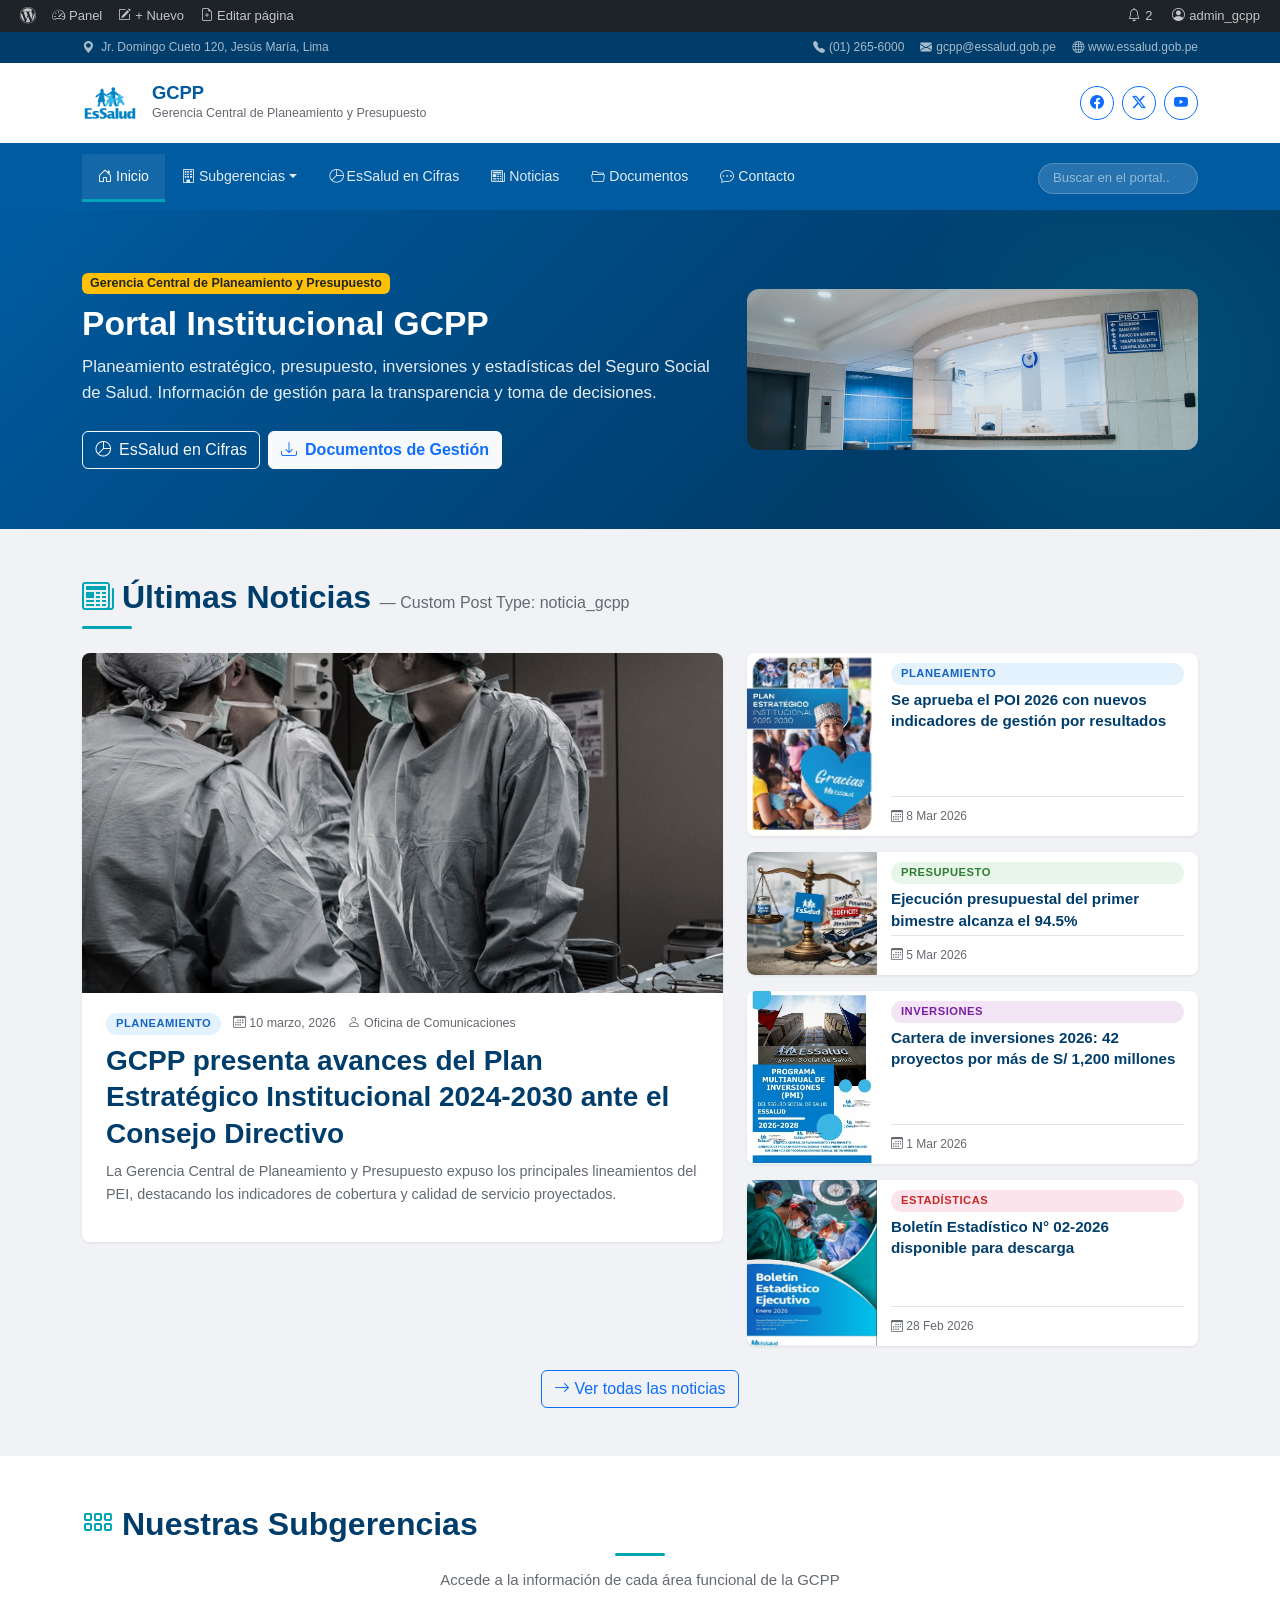
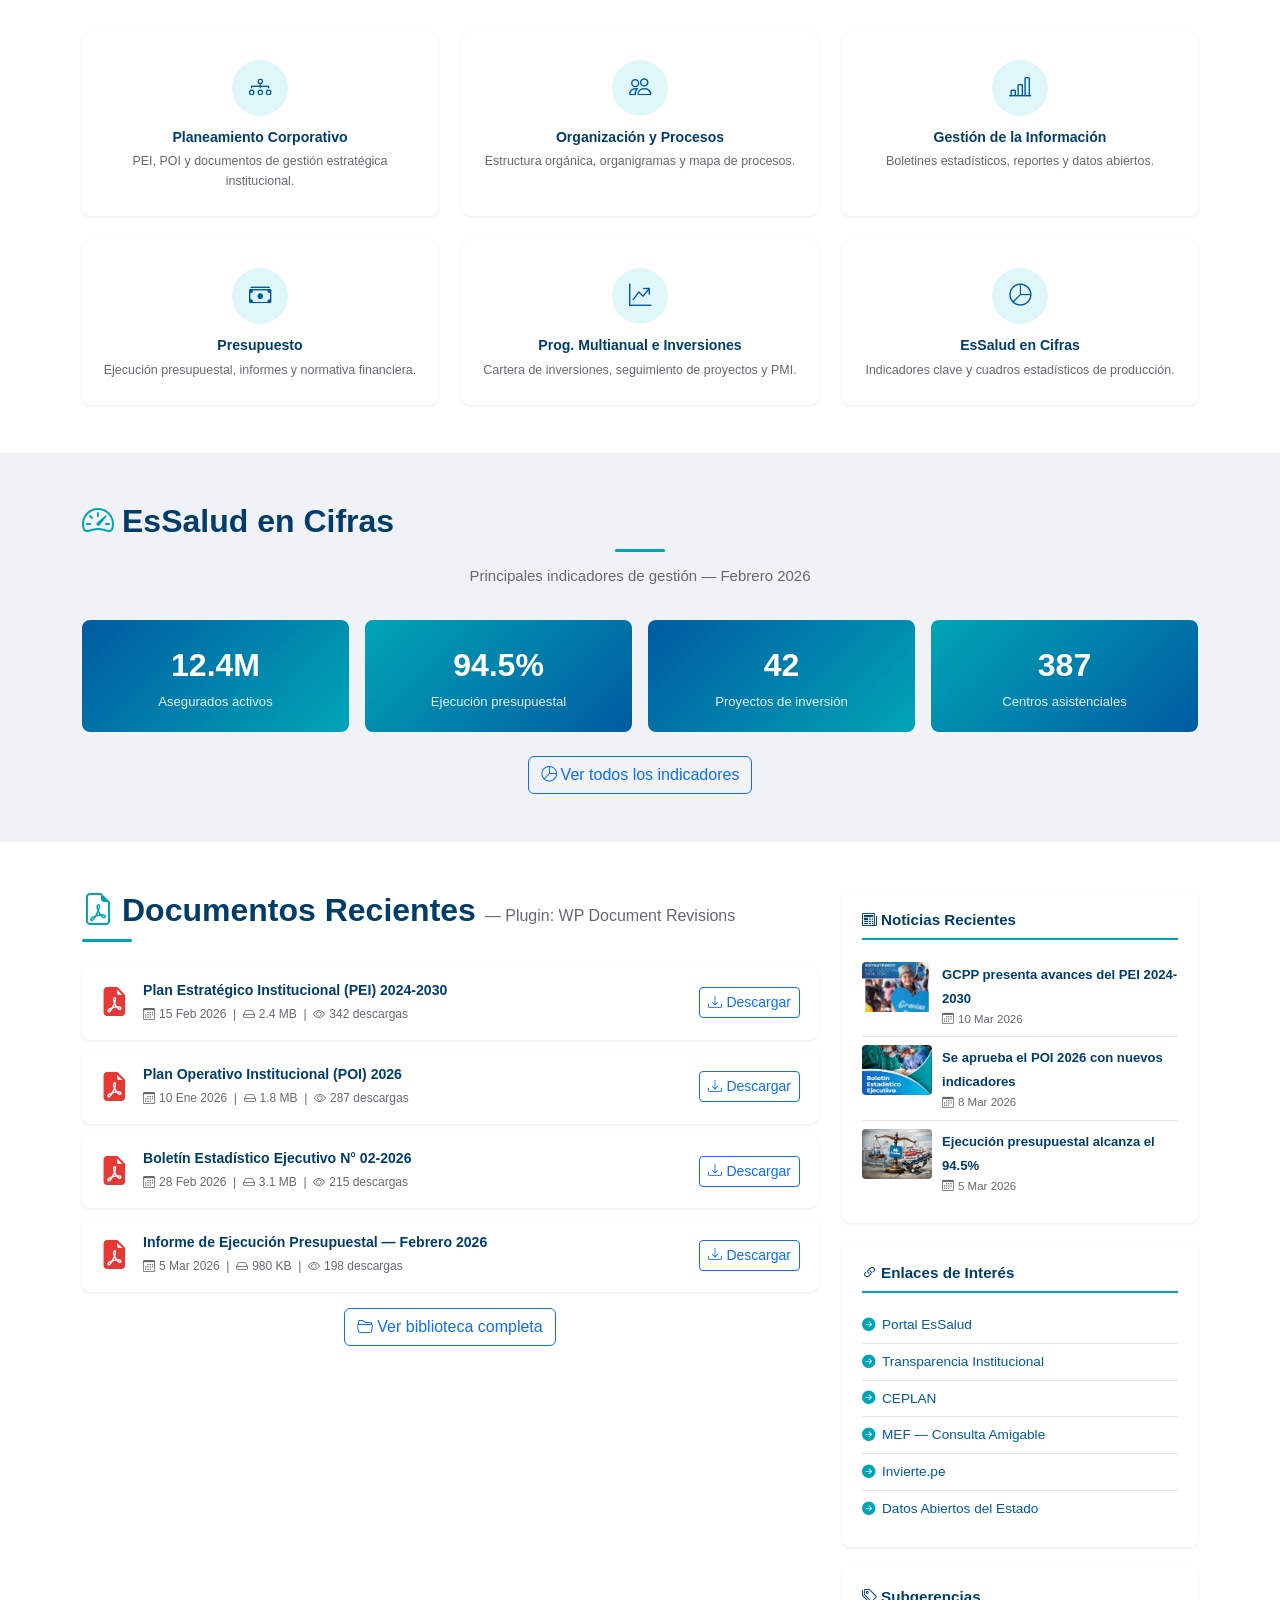
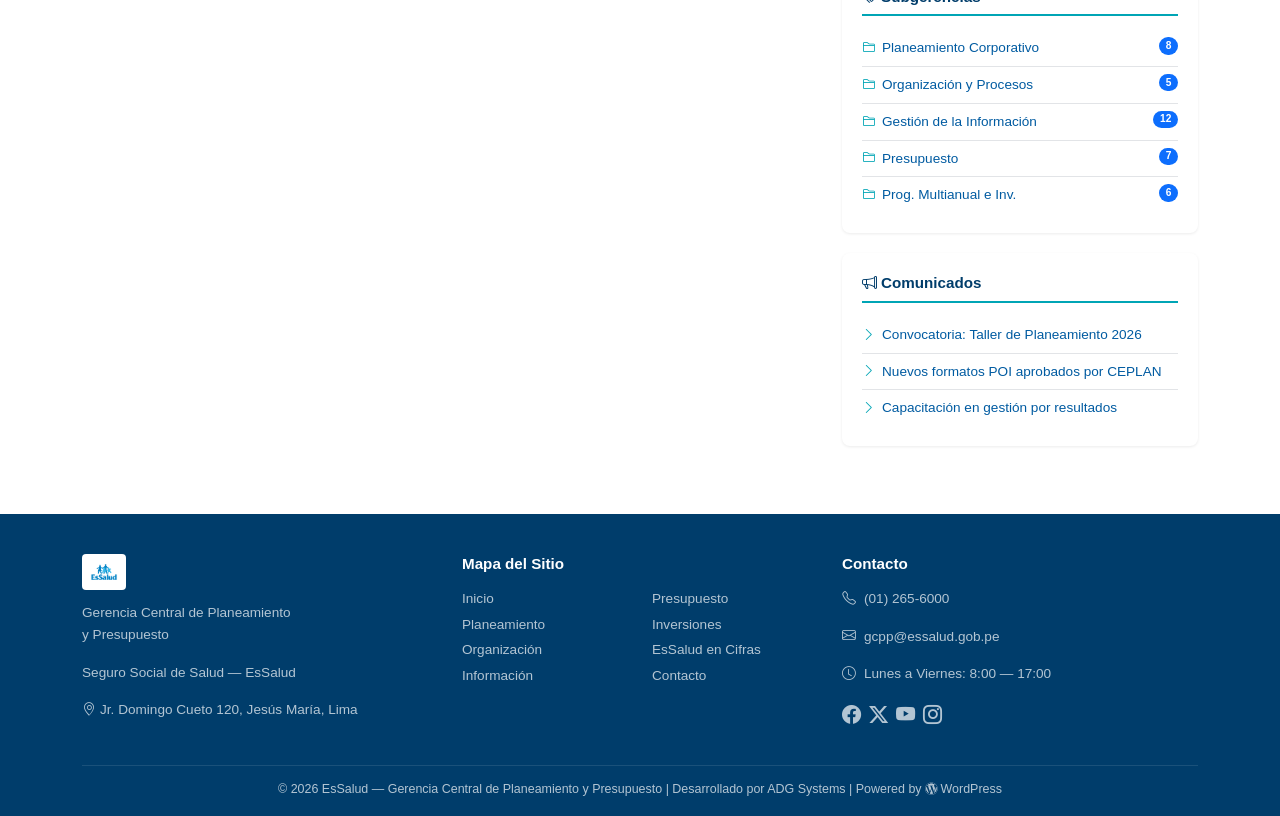
<file: prototipo2/index.html>
<!DOCTYPE html>
<html lang="es" class="wp-theme-gcpp">
<head>
  <meta charset="UTF-8">
  <meta name="viewport" content="width=device-width, initial-scale=1.0">
  <!-- WordPress: wp_head() -->
  <title>Portal GCPP — Gerencia Central de Planeamiento y Presupuesto | EsSalud</title>
  <meta name="description" content="Portal institucional de la Gerencia Central de Planeamiento y Presupuesto de EsSalud. Información de gestión, planeamiento estratégico y presupuesto.">
  <!-- Yoast SEO: og tags -->
  <meta property="og:title" content="Portal GCPP — EsSalud">
  <meta property="og:type" content="website">
  <!-- Bootstrap 5 (enqueued via functions.php) -->
  <link href="https://cdn.jsdelivr.net/npm/bootstrap@5.3.3/dist/css/bootstrap.min.css" rel="stylesheet">
  <link href="https://cdn.jsdelivr.net/npm/bootstrap-icons@1.11.3/font/bootstrap-icons.min.css" rel="stylesheet">
  <!-- Theme stylesheet (style.css del child theme) -->
  <link href="css/theme.css" rel="stylesheet">
</head>
<body class="home page-template-front-page has-admin-bar">

  <!-- ============================================================
       WordPress Admin Bar (visible solo para usuarios logueados)
       Simulación de la barra del wp-admin
       ============================================================ -->
  <div class="wp-admin-bar">
    <a href="#" class="ab-item wp-logo"><i class="bi bi-wordpress"></i></a>
    <a href="#" class="ab-item"><i class="bi bi-speedometer2"></i> Panel</a>
    <a href="#" class="ab-item"><i class="bi bi-pencil-square"></i> + Nuevo</a>
    <a href="#" class="ab-item"><i class="bi bi-file-earmark-plus"></i> Editar página</a>
    <span class="ab-right">
      <a href="#" class="ab-item"><i class="bi bi-bell"></i> 2</a>
      <a href="#" class="ab-item"><i class="bi bi-person-circle"></i> admin_gcpp</a>
    </span>
  </div>

  <!-- ============================================================
       header.php — get_header()
       ============================================================ -->

  <!-- Barra superior institucional -->
  <div class="site-header-top">
    <div class="container d-flex justify-content-between align-items-center">
      <span><i class="bi bi-geo-alt-fill me-1"></i> Jr. Domingo Cueto 120, Jesús María, Lima</span>
      <div class="d-none d-md-flex gap-3">
        <a href="#"><i class="bi bi-telephone-fill me-1"></i>(01) 265-6000</a>
        <a href="#"><i class="bi bi-envelope-fill me-1"></i>gcpp@essalud.gob.pe</a>
        <a href="#"><i class="bi bi-globe me-1"></i>www.essalud.gob.pe</a>
      </div>
    </div>
  </div>

  <!-- Site Branding (header.php) -->
  <header class="site-header">
    <div class="container">
      <div class="d-flex justify-content-between align-items-center">
        <div class="site-branding">
          <a href="index.html">
            <img src="../images/essalud_logo.png" alt="EsSalud" class="site-logo">
          </a>
          <div>
            <p class="site-title">GCPP</p>
            <p class="site-description">Gerencia Central de Planeamiento y Presupuesto</p>
          </div>
        </div>
        <!-- Redes sociales -->
        <div class="d-none d-lg-flex gap-2">
          <a href="#" class="btn btn-sm btn-outline-primary rounded-circle" style="width:34px;height:34px;display:flex;align-items:center;justify-content:center;"><i class="bi bi-facebook"></i></a>
          <a href="#" class="btn btn-sm btn-outline-primary rounded-circle" style="width:34px;height:34px;display:flex;align-items:center;justify-content:center;"><i class="bi bi-twitter-x"></i></a>
          <a href="#" class="btn btn-sm btn-outline-primary rounded-circle" style="width:34px;height:34px;display:flex;align-items:center;justify-content:center;"><i class="bi bi-youtube"></i></a>
        </div>
      </div>
    </div>
  </header>

  <!-- wp_nav_menu('theme_location' => 'primary') -->
  <nav class="navbar navbar-expand-lg wp-nav-menu">
    <div class="container">
      <button class="navbar-toggler" type="button" data-bs-toggle="collapse" data-bs-target="#menuPrimary" style="border-color:rgba(255,255,255,.3)">
        <span class="navbar-toggler-icon" style="filter:invert(1);"></span>
      </button>
      <div class="collapse navbar-collapse" id="menuPrimary">
        <ul class="navbar-nav">
          <li class="nav-item">
            <a class="nav-link active" href="index.html"><i class="bi bi-house-door me-1"></i>Inicio</a>
          </li>
          <!-- menu-item-has-children -->
          <li class="nav-item dropdown">
            <a class="nav-link dropdown-toggle" href="#" data-bs-toggle="dropdown"><i class="bi bi-building me-1"></i>Subgerencias</a>
            <ul class="dropdown-menu">
              <li><a class="dropdown-item" href="planeamiento.html"><i class="bi bi-diagram-3"></i> Planeamiento Corporativo</a></li>
              <li><a class="dropdown-item" href="organizacion.html"><i class="bi bi-people"></i> Organización y Procesos</a></li>
              <li><a class="dropdown-item" href="informacion.html"><i class="bi bi-bar-chart-line"></i> Gestión de la Información</a></li>
              <li><a class="dropdown-item" href="presupuesto.html"><i class="bi bi-cash-stack"></i> Presupuesto</a></li>
              <li><a class="dropdown-item" href="inversiones.html"><i class="bi bi-graph-up-arrow"></i> Prog. Multianual e Inversiones</a></li>
            </ul>
          </li>
          <li class="nav-item">
            <a class="nav-link" href="cifras.html"><i class="bi bi-pie-chart me-1"></i>EsSalud en Cifras</a>
          </li>
          <li class="nav-item">
            <a class="nav-link" href="noticias.html"><i class="bi bi-newspaper me-1"></i>Noticias</a>
          </li>
          <li class="nav-item">
            <a class="nav-link" href="documentos.html"><i class="bi bi-folder2-open me-1"></i>Documentos</a>
          </li>
          <li class="nav-item">
            <a class="nav-link" href="contacto.html"><i class="bi bi-chat-dots me-1"></i>Contacto</a>
          </li>
        </ul>
        <!-- get_search_form() -->
        <form class="wp-search-form ms-auto" role="search">
          <input type="search" placeholder="Buscar en el portal..." name="s">
        </form>
      </div>
    </div>
  </nav>

  <!-- ============================================================
       front-page.php — Template de página de inicio
       ============================================================ -->
  <main id="main" class="site-main">

    <!-- ==============================
         BLOQUE 1: wp:cover (Hero)
         ============================== -->
    <section class="wp-block-cover">
      <div class="container position-relative" style="z-index:1;">
        <div class="row align-items-center">
          <div class="col-lg-7">
            <span class="badge bg-warning text-dark mb-2" style="font-size:.78rem;">
              <!-- ACF: campo personalizado "etiqueta_hero" -->
              Gerencia Central de Planeamiento y Presupuesto
            </span>
            <h1>Portal Institucional GCPP</h1>
            <p class="lead mb-4">Planeamiento estratégico, presupuesto, inversiones y estadísticas del Seguro Social de Salud. Información de gestión para la transparencia y toma de decisiones.</p>
            <div class="d-flex gap-2 flex-wrap">
              <a href="cifras.html" class="btn btn-outline-light"><i class="bi bi-pie-chart me-2"></i>EsSalud en Cifras</a>
              <a href="documentos.html" class="btn btn-light text-primary fw-semibold"><i class="bi bi-download me-2"></i>Documentos de Gestión</a>
            </div>
          </div>
          <div class="col-lg-5 d-none d-lg-block text-center">
            <img src="../images/hero_principal.jpg" alt="Hospital EsSalud" class="img-fluid" style="border-radius:12px; opacity:.85;">
          </div>
        </div>
      </div>
    </section>

    <!-- ==============================
         BLOQUE 2: CPT Noticias — WP_Query
         Custom Post Type: 'noticia_gcpp'
         Taxonomy: 'subgerencia'
         ============================== -->
    <section class="wp-block-group" style="padding:48px 0;">
      <div class="container">
        <!-- wp:heading -->
        <h2 class="wp-block-heading">
          <i class="bi bi-newspaper me-2" style="color:var(--wp-accent);"></i>Últimas Noticias
          <small style="font-size:.5em; font-weight:400; color:var(--wp-text-light);"> — Custom Post Type: noticia_gcpp</small>
        </h2>

        <div class="row g-4">
          <!-- Post 1: Noticia Destacada (sticky post) -->
          <div class="col-lg-7">
            <!-- WP_Query: posts_per_page=1, meta_key=_is_featured -->
            <a href="single-noticia.html" class="text-decoration-none">
              <article class="cpt-noticia-featured">
                <!-- the_post_thumbnail('large') -->
                <img src="../images/hero_noticias.jpg" class="post-thumbnail" alt="Equipo médico EsSalud">
                <div class="entry-content">
                  <div class="entry-meta">
                    <!-- get_the_terms($post, 'subgerencia') -->
                    <span class="taxonomy-badge tax-planeamiento">Planeamiento</span>
                    <!-- get_the_date() -->
                    <span><i class="bi bi-calendar3 me-1"></i>10 marzo, 2026</span>
                    <!-- get_the_author() -->
                    <span><i class="bi bi-person me-1"></i>Oficina de Comunicaciones</span>
                  </div>
                  <!-- the_title() -->
                  <h3 style="color:var(--wp-primary-dark);">GCPP presenta avances del Plan Estratégico Institucional 2024-2030 ante el Consejo Directivo</h3>
                  <!-- the_excerpt() -->
                  <p style="color:var(--wp-text-light); font-size:.9rem;">La Gerencia Central de Planeamiento y Presupuesto expuso los principales lineamientos del PEI, destacando los indicadores de cobertura y calidad de servicio proyectados.</p>
                </div>
              </article>
            </a>
          </div>

          <!-- Posts 2-5: Loop de noticias secundarias -->
          <div class="col-lg-5">
            <div class="d-flex flex-column gap-3">
              <!-- while(have_posts()): the_post(); -->

              <a href="#" class="text-decoration-none">
                <article class="cpt-noticia-card flex-row" style="flex-direction:row !important; height:auto;">
                  <img src="../images/image001.jpg" class="post-thumbnail" style="width:130px; height:auto; border-radius:8px 0 0 8px; object-fit:cover;">
                  <div class="entry-content" style="padding:10px 14px;">
                    <span class="taxonomy-badge tax-planeamiento">Planeamiento</span>
                    <h6 class="entry-title mt-1 mb-1"><span style="color:var(--wp-primary-dark);">Se aprueba el POI 2026 con nuevos indicadores de gestión por resultados</span></h6>
                    <div class="entry-meta"><span><i class="bi bi-calendar3"></i> 8 Mar 2026</span></div>
                  </div>
                </article>
              </a>

              <a href="#" class="text-decoration-none">
                <article class="cpt-noticia-card flex-row" style="flex-direction:row !important; height:auto;">
                  <img src="../images/image009.jpg" class="post-thumbnail" style="width:130px; height:auto; border-radius:8px 0 0 8px; object-fit:cover;">
                  <div class="entry-content" style="padding:10px 14px;">
                    <span class="taxonomy-badge tax-presupuesto">Presupuesto</span>
                    <h6 class="entry-title mt-1 mb-1"><span style="color:var(--wp-primary-dark);">Ejecución presupuestal del primer bimestre alcanza el 94.5%</span></h6>
                    <div class="entry-meta"><span><i class="bi bi-calendar3"></i> 5 Mar 2026</span></div>
                  </div>
                </article>
              </a>

              <a href="#" class="text-decoration-none">
                <article class="cpt-noticia-card flex-row" style="flex-direction:row !important; height:auto;">
                  <img src="../images/image011.jpg" class="post-thumbnail" style="width:130px; height:auto; border-radius:8px 0 0 8px; object-fit:cover;">
                  <div class="entry-content" style="padding:10px 14px;">
                    <span class="taxonomy-badge tax-inversiones">Inversiones</span>
                    <h6 class="entry-title mt-1 mb-1"><span style="color:var(--wp-primary-dark);">Cartera de inversiones 2026: 42 proyectos por más de S/ 1,200 millones</span></h6>
                    <div class="entry-meta"><span><i class="bi bi-calendar3"></i> 1 Mar 2026</span></div>
                  </div>
                </article>
              </a>

              <a href="#" class="text-decoration-none">
                <article class="cpt-noticia-card flex-row" style="flex-direction:row !important; height:auto;">
                  <img src="../images/image005.png" class="post-thumbnail" style="width:130px; height:auto; border-radius:8px 0 0 8px; object-fit:cover;">
                  <div class="entry-content" style="padding:10px 14px;">
                    <span class="taxonomy-badge tax-cifras">Estadísticas</span>
                    <h6 class="entry-title mt-1 mb-1"><span style="color:var(--wp-primary-dark);">Boletín Estadístico N° 02-2026 disponible para descarga</span></h6>
                    <div class="entry-meta"><span><i class="bi bi-calendar3"></i> 28 Feb 2026</span></div>
                  </div>
                </article>
              </a>

              <!-- endwhile; -->
            </div>
          </div>
        </div>

        <div class="text-center mt-4">
          <!-- get_post_type_archive_link('noticia_gcpp') -->
          <a href="noticias.html" class="btn btn-outline-primary"><i class="bi bi-arrow-right me-1"></i>Ver todas las noticias</a>
        </div>
      </div>
    </section>

    <!-- ==============================
         BLOQUE 3: Accesos Rápidos a Subgerencias
         ACF Repeater Field: 'subgerencias'
         ============================== -->
    <section class="wp-block-group has-background" style="padding:48px 0;">
      <div class="container">
        <h2 class="wp-block-heading has-text-align-center">
          <i class="bi bi-grid-3x2-gap me-2" style="color:var(--wp-accent);"></i>Nuestras Subgerencias
        </h2>
        <p class="text-center" style="color:var(--wp-text-light); margin-top:-12px;">
          <!-- ACF: get_field('subtitulo_subgerencias') -->
          Accede a la información de cada área funcional de la GCPP
        </p>

        <div class="row g-4 mt-2">
          <!-- ACF Repeater: while(have_rows('subgerencias')): the_row(); -->

          <div class="col-lg-4 col-md-6">
            <a href="planeamiento.html" class="text-decoration-none">
              <div class="acf-acceso-card">
                <!-- ACF: get_sub_field('icono') -->
                <div class="acf-icon"><i class="bi bi-diagram-3"></i></div>
                <!-- ACF: get_sub_field('titulo') -->
                <h5>Planeamiento Corporativo</h5>
                <!-- ACF: get_sub_field('descripcion') -->
                <p>PEI, POI y documentos de gestión estratégica institucional.</p>
              </div>
            </a>
          </div>

          <div class="col-lg-4 col-md-6">
            <a href="organizacion.html" class="text-decoration-none">
              <div class="acf-acceso-card">
                <div class="acf-icon"><i class="bi bi-people"></i></div>
                <h5>Organización y Procesos</h5>
                <p>Estructura orgánica, organigramas y mapa de procesos.</p>
              </div>
            </a>
          </div>

          <div class="col-lg-4 col-md-6">
            <a href="informacion.html" class="text-decoration-none">
              <div class="acf-acceso-card">
                <div class="acf-icon"><i class="bi bi-bar-chart-line"></i></div>
                <h5>Gestión de la Información</h5>
                <p>Boletines estadísticos, reportes y datos abiertos.</p>
              </div>
            </a>
          </div>

          <div class="col-lg-4 col-md-6">
            <a href="presupuesto.html" class="text-decoration-none">
              <div class="acf-acceso-card">
                <div class="acf-icon"><i class="bi bi-cash-stack"></i></div>
                <h5>Presupuesto</h5>
                <p>Ejecución presupuestal, informes y normativa financiera.</p>
              </div>
            </a>
          </div>

          <div class="col-lg-4 col-md-6">
            <a href="inversiones.html" class="text-decoration-none">
              <div class="acf-acceso-card">
                <div class="acf-icon"><i class="bi bi-graph-up-arrow"></i></div>
                <h5>Prog. Multianual e Inversiones</h5>
                <p>Cartera de inversiones, seguimiento de proyectos y PMI.</p>
              </div>
            </a>
          </div>

          <div class="col-lg-4 col-md-6">
            <a href="cifras.html" class="text-decoration-none">
              <div class="acf-acceso-card">
                <div class="acf-icon"><i class="bi bi-pie-chart"></i></div>
                <h5>EsSalud en Cifras</h5>
                <p>Indicadores clave y cuadros estadísticos de producción.</p>
              </div>
            </a>
          </div>

          <!-- endwhile; -->
        </div>
      </div>
    </section>

    <!-- ==============================
         BLOQUE 4: Indicadores (ACF + Gutenberg Columns)
         ACF Group: 'indicadores_home'
         ============================== -->
    <section class="wp-block-group" style="padding:48px 0;">
      <div class="container">
        <h2 class="wp-block-heading has-text-align-center">
          <i class="bi bi-speedometer2 me-2" style="color:var(--wp-accent);"></i>EsSalud en Cifras
        </h2>
        <p class="text-center" style="color:var(--wp-text-light); margin-top:-12px;">
          Principales indicadores de gestión — Febrero 2026
        </p>

        <!-- wp:columns -->
        <div class="row g-3 mt-2">
          <div class="col-lg-3 col-6">
            <div class="kpi-card">
              <div class="kpi-value">12.4M</div>
              <div class="kpi-label">Asegurados activos</div>
            </div>
          </div>
          <div class="col-lg-3 col-6">
            <div class="kpi-card alt">
              <div class="kpi-value">94.5%</div>
              <div class="kpi-label">Ejecución presupuestal</div>
            </div>
          </div>
          <div class="col-lg-3 col-6">
            <div class="kpi-card">
              <div class="kpi-value">42</div>
              <div class="kpi-label">Proyectos de inversión</div>
            </div>
          </div>
          <div class="col-lg-3 col-6">
            <div class="kpi-card alt">
              <div class="kpi-value">387</div>
              <div class="kpi-label">Centros asistenciales</div>
            </div>
          </div>
        </div>

        <div class="text-center mt-4">
          <a href="cifras.html" class="btn btn-outline-primary"><i class="bi bi-pie-chart me-1"></i>Ver todos los indicadores</a>
        </div>
      </div>
    </section>

    <!-- ==============================
         BLOQUE 5: Documentos + Sidebar Widgets
         WP Document Revisions + Sidebar (dynamic_sidebar)
         ============================== -->
    <section class="wp-block-group has-background" style="padding:48px 0;">
      <div class="container">
        <div class="row g-4">
          <!-- Contenido principal -->
          <div class="col-lg-8">
            <h2 class="wp-block-heading">
              <i class="bi bi-file-earmark-pdf me-2" style="color:var(--wp-accent);"></i>Documentos Recientes
              <small style="font-size:.5em; font-weight:400; color:var(--wp-text-light);"> — Plugin: WP Document Revisions</small>
            </h2>

            <!-- WP_Query: post_type='document' -->
            <div class="wpdr-document">
              <i class="bi bi-file-earmark-pdf-fill wpdr-icon"></i>
              <div class="wpdr-info">
                <h6>Plan Estratégico Institucional (PEI) 2024-2030</h6>
                <span><i class="bi bi-calendar3 me-1"></i>15 Feb 2026 &nbsp;|&nbsp; <i class="bi bi-hdd me-1"></i>2.4 MB &nbsp;|&nbsp; <i class="bi bi-eye me-1"></i>342 descargas</span>
              </div>
              <a href="#" class="btn btn-sm btn-outline-primary"><i class="bi bi-download me-1"></i>Descargar</a>
            </div>

            <div class="wpdr-document">
              <i class="bi bi-file-earmark-pdf-fill wpdr-icon"></i>
              <div class="wpdr-info">
                <h6>Plan Operativo Institucional (POI) 2026</h6>
                <span><i class="bi bi-calendar3 me-1"></i>10 Ene 2026 &nbsp;|&nbsp; <i class="bi bi-hdd me-1"></i>1.8 MB &nbsp;|&nbsp; <i class="bi bi-eye me-1"></i>287 descargas</span>
              </div>
              <a href="#" class="btn btn-sm btn-outline-primary"><i class="bi bi-download me-1"></i>Descargar</a>
            </div>

            <div class="wpdr-document">
              <i class="bi bi-file-earmark-pdf-fill wpdr-icon"></i>
              <div class="wpdr-info">
                <h6>Boletín Estadístico Ejecutivo N° 02-2026</h6>
                <span><i class="bi bi-calendar3 me-1"></i>28 Feb 2026 &nbsp;|&nbsp; <i class="bi bi-hdd me-1"></i>3.1 MB &nbsp;|&nbsp; <i class="bi bi-eye me-1"></i>215 descargas</span>
              </div>
              <a href="#" class="btn btn-sm btn-outline-primary"><i class="bi bi-download me-1"></i>Descargar</a>
            </div>

            <div class="wpdr-document">
              <i class="bi bi-file-earmark-pdf-fill wpdr-icon"></i>
              <div class="wpdr-info">
                <h6>Informe de Ejecución Presupuestal — Febrero 2026</h6>
                <span><i class="bi bi-calendar3 me-1"></i>5 Mar 2026 &nbsp;|&nbsp; <i class="bi bi-hdd me-1"></i>980 KB &nbsp;|&nbsp; <i class="bi bi-eye me-1"></i>198 descargas</span>
              </div>
              <a href="#" class="btn btn-sm btn-outline-primary"><i class="bi bi-download me-1"></i>Descargar</a>
            </div>

            <div class="text-center mt-3">
              <a href="documentos.html" class="btn btn-outline-primary"><i class="bi bi-folder2-open me-1"></i>Ver biblioteca completa</a>
            </div>
          </div>

          <!-- ==============================
               SIDEBAR: dynamic_sidebar('sidebar-home')
               Widgets registrados en functions.php
               ============================== -->
          <div class="col-lg-4">
            <!-- Widget: Noticias Recientes (WP_Widget_Recent_Posts) -->
            <aside class="widget widget_recent_entries">
              <h3 class="widget-title"><i class="bi bi-newspaper me-1"></i>Noticias Recientes</h3>
              <div class="widget-recent-post">
                <img src="../images/image001.jpg" alt="PEI" style="width:70px; height:50px; object-fit:cover; border-radius:4px;">
                <div>
                  <a href="#" class="wrp-title">GCPP presenta avances del PEI 2024-2030</a>
                  <div class="wrp-date"><i class="bi bi-calendar3 me-1"></i>10 Mar 2026</div>
                </div>
              </div>
              <div class="widget-recent-post">
                <img src="../images/image005.png" alt="Boletín" style="width:70px; height:50px; object-fit:cover; border-radius:4px;">
                <div>
                  <a href="#" class="wrp-title">Se aprueba el POI 2026 con nuevos indicadores</a>
                  <div class="wrp-date"><i class="bi bi-calendar3 me-1"></i>8 Mar 2026</div>
                </div>
              </div>
              <div class="widget-recent-post">
                <img src="../images/image009.jpg" alt="Presupuesto" style="width:70px; height:50px; object-fit:cover; border-radius:4px;">
                <div>
                  <a href="#" class="wrp-title">Ejecución presupuestal alcanza el 94.5%</a>
                  <div class="wrp-date"><i class="bi bi-calendar3 me-1"></i>5 Mar 2026</div>
                </div>
              </div>
            </aside>

            <!-- Widget: Enlaces (WP_Widget_Links) -->
            <aside class="widget widget_links">
              <h3 class="widget-title"><i class="bi bi-link-45deg me-1"></i>Enlaces de Interés</h3>
              <ul>
                <li><i class="bi bi-arrow-right-circle-fill"></i><a href="#">Portal EsSalud</a></li>
                <li><i class="bi bi-arrow-right-circle-fill"></i><a href="#">Transparencia Institucional</a></li>
                <li><i class="bi bi-arrow-right-circle-fill"></i><a href="#">CEPLAN</a></li>
                <li><i class="bi bi-arrow-right-circle-fill"></i><a href="#">MEF — Consulta Amigable</a></li>
                <li><i class="bi bi-arrow-right-circle-fill"></i><a href="#">Invierte.pe</a></li>
                <li><i class="bi bi-arrow-right-circle-fill"></i><a href="#">Datos Abiertos del Estado</a></li>
              </ul>
            </aside>

            <!-- Widget: Categorías (taxonomy: subgerencia) -->
            <aside class="widget widget_categories">
              <h3 class="widget-title"><i class="bi bi-tags me-1"></i>Subgerencias</h3>
              <ul>
                <li><i class="bi bi-folder2"></i><a href="planeamiento.html">Planeamiento Corporativo</a> <span class="badge bg-primary float-end rounded-pill">8</span></li>
                <li><i class="bi bi-folder2"></i><a href="organizacion.html">Organización y Procesos</a> <span class="badge bg-primary float-end rounded-pill">5</span></li>
                <li><i class="bi bi-folder2"></i><a href="informacion.html">Gestión de la Información</a> <span class="badge bg-primary float-end rounded-pill">12</span></li>
                <li><i class="bi bi-folder2"></i><a href="presupuesto.html">Presupuesto</a> <span class="badge bg-primary float-end rounded-pill">7</span></li>
                <li><i class="bi bi-folder2"></i><a href="inversiones.html">Prog. Multianual e Inv.</a> <span class="badge bg-primary float-end rounded-pill">6</span></li>
              </ul>
            </aside>

            <!-- Widget: Comunicados (widget personalizado) -->
            <aside class="widget widget_comunicados">
              <h3 class="widget-title"><i class="bi bi-megaphone me-1"></i>Comunicados</h3>
              <ul>
                <li><i class="bi bi-chevron-right"></i><a href="#">Convocatoria: Taller de Planeamiento 2026</a></li>
                <li><i class="bi bi-chevron-right"></i><a href="#">Nuevos formatos POI aprobados por CEPLAN</a></li>
                <li><i class="bi bi-chevron-right"></i><a href="#">Capacitación en gestión por resultados</a></li>
              </ul>
            </aside>
          </div>
        </div>
      </div>
    </section>

  </main>

  <!-- ============================================================
       footer.php — get_footer()
       ============================================================ -->
  <footer class="site-footer">
    <div class="container">
      <div class="row g-4">
        <div class="col-lg-4">
          <img src="../images/essalud_logo.png" alt="EsSalud" class="footer-logo">
          <p>Gerencia Central de Planeamiento<br>y Presupuesto</p>
          <p>Seguro Social de Salud — EsSalud</p>
          <p><i class="bi bi-geo-alt me-1"></i>Jr. Domingo Cueto 120, Jesús María, Lima</p>
        </div>
        <div class="col-lg-4">
          <!-- wp_nav_menu('theme_location' => 'footer') -->
          <h5>Mapa del Sitio</h5>
          <div class="row">
            <div class="col-6">
              <ul class="list-unstyled">
                <li class="mb-1"><a href="index.html">Inicio</a></li>
                <li class="mb-1"><a href="planeamiento.html">Planeamiento</a></li>
                <li class="mb-1"><a href="organizacion.html">Organización</a></li>
                <li class="mb-1"><a href="informacion.html">Información</a></li>
              </ul>
            </div>
            <div class="col-6">
              <ul class="list-unstyled">
                <li class="mb-1"><a href="presupuesto.html">Presupuesto</a></li>
                <li class="mb-1"><a href="inversiones.html">Inversiones</a></li>
                <li class="mb-1"><a href="cifras.html">EsSalud en Cifras</a></li>
                <li class="mb-1"><a href="contacto.html">Contacto</a></li>
              </ul>
            </div>
          </div>
        </div>
        <div class="col-lg-4">
          <h5>Contacto</h5>
          <p><i class="bi bi-telephone me-2"></i>(01) 265-6000</p>
          <p><i class="bi bi-envelope me-2"></i>gcpp@essalud.gob.pe</p>
          <p><i class="bi bi-clock me-2"></i>Lunes a Viernes: 8:00 — 17:00</p>
          <div class="mt-2 d-flex gap-2">
            <a href="#" style="font-size:1.2rem;"><i class="bi bi-facebook"></i></a>
            <a href="#" style="font-size:1.2rem;"><i class="bi bi-twitter-x"></i></a>
            <a href="#" style="font-size:1.2rem;"><i class="bi bi-youtube"></i></a>
            <a href="#" style="font-size:1.2rem;"><i class="bi bi-instagram"></i></a>
          </div>
        </div>
      </div>
      <div class="footer-bottom">
        <p class="mb-0">
          &copy; 2026 EsSalud — Gerencia Central de Planeamiento y Presupuesto |
          Desarrollado por <a href="https://adg.com.pe" target="_blank">ADG Systems</a> |
          Powered by <a href="#"><i class="bi bi-wordpress"></i> WordPress</a>
        </p>
      </div>
    </div>
  </footer>

  <!-- WordPress: wp_footer() -->
  <script src="https://cdn.jsdelivr.net/npm/bootstrap@5.3.3/dist/js/bootstrap.bundle.min.js"></script>
</body>
</html>
</file>
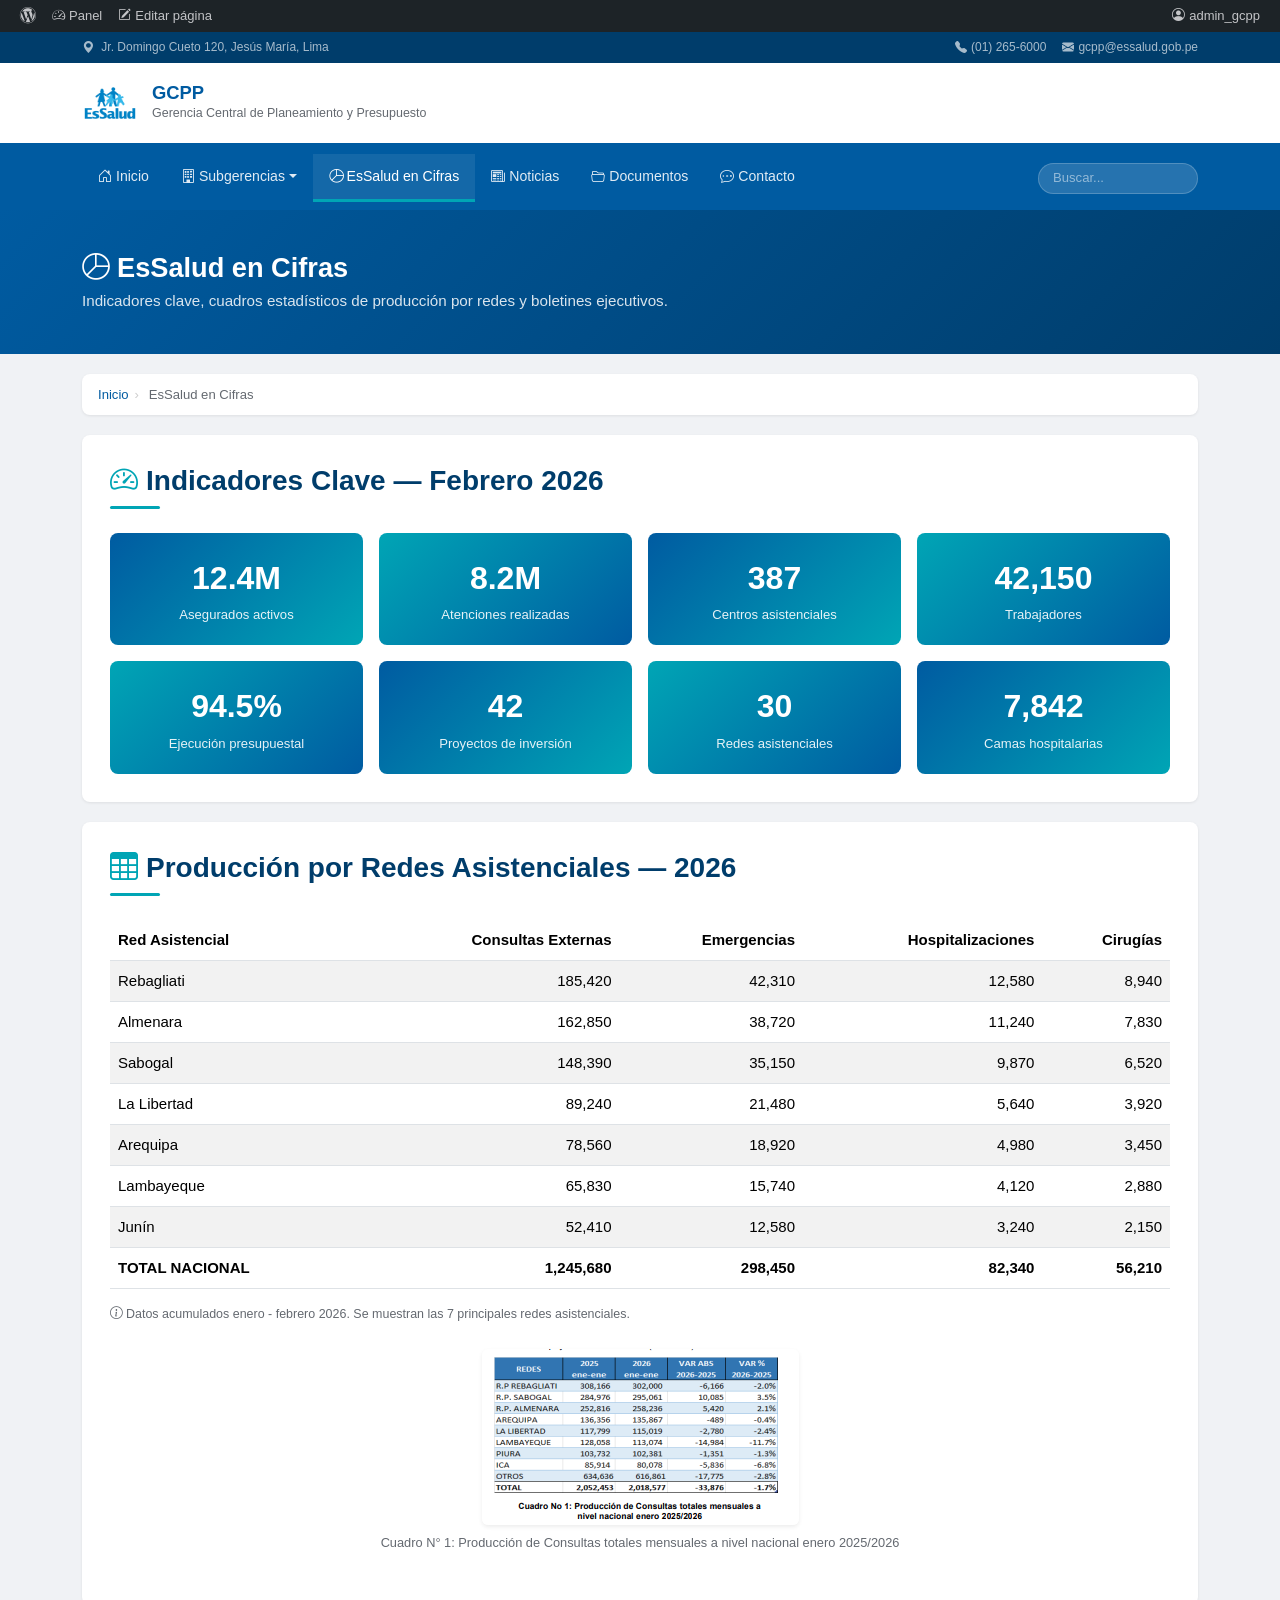
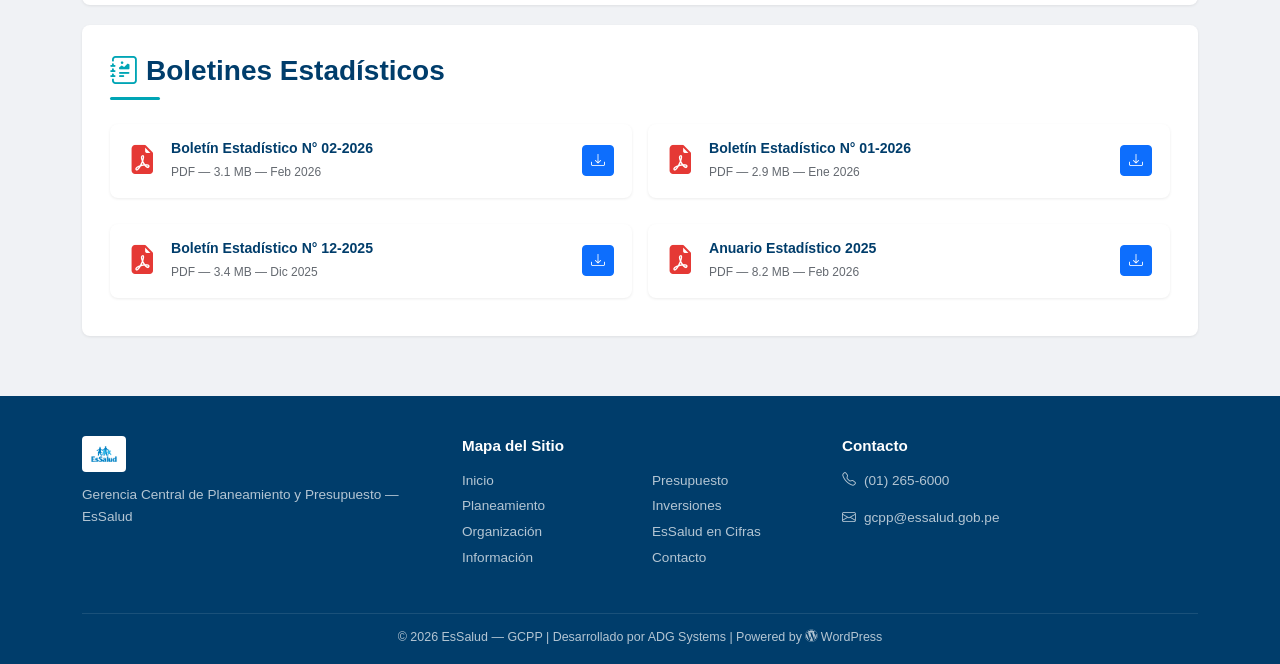
<file: prototipo2/cifras.html>
<!DOCTYPE html>
<html lang="es" class="wp-theme-gcpp">
<head>
  <meta charset="UTF-8">
  <meta name="viewport" content="width=device-width, initial-scale=1.0">
  <title>EsSalud en Cifras — Portal GCPP | EsSalud</title>
  <meta name="description" content="Indicadores clave, cuadros estadísticos de producción por redes y boletines ejecutivos de EsSalud.">
  <link href="https://cdn.jsdelivr.net/npm/bootstrap@5.3.3/dist/css/bootstrap.min.css" rel="stylesheet">
  <link href="https://cdn.jsdelivr.net/npm/bootstrap-icons@1.11.3/font/bootstrap-icons.min.css" rel="stylesheet">
  <link href="css/theme.css" rel="stylesheet">
</head>
<body class="page page-template-page-cifras has-admin-bar">

  <div class="wp-admin-bar">
    <a href="#" class="ab-item wp-logo"><i class="bi bi-wordpress"></i></a>
    <a href="#" class="ab-item"><i class="bi bi-speedometer2"></i> Panel</a>
    <a href="#" class="ab-item"><i class="bi bi-pencil-square"></i> Editar página</a>
    <span class="ab-right"><a href="#" class="ab-item"><i class="bi bi-person-circle"></i> admin_gcpp</a></span>
  </div>

  <div class="site-header-top">
    <div class="container d-flex justify-content-between align-items-center">
      <span><i class="bi bi-geo-alt-fill me-1"></i> Jr. Domingo Cueto 120, Jesús María, Lima</span>
      <div class="d-none d-md-flex gap-3">
        <a href="#"><i class="bi bi-telephone-fill me-1"></i>(01) 265-6000</a>
        <a href="#"><i class="bi bi-envelope-fill me-1"></i>gcpp@essalud.gob.pe</a>
      </div>
    </div>
  </div>

  <header class="site-header">
    <div class="container">
      <div class="d-flex justify-content-between align-items-center">
        <div class="site-branding">
          <a href="index.html"><img src="../images/essalud_logo.png" alt="EsSalud" class="site-logo"></a>
          <div><p class="site-title">GCPP</p><p class="site-description">Gerencia Central de Planeamiento y Presupuesto</p></div>
        </div>
      </div>
    </div>
  </header>

  <nav class="navbar navbar-expand-lg wp-nav-menu">
    <div class="container">
      <button class="navbar-toggler" type="button" data-bs-toggle="collapse" data-bs-target="#menuPrimary" style="border-color:rgba(255,255,255,.3)"><span class="navbar-toggler-icon" style="filter:invert(1);"></span></button>
      <div class="collapse navbar-collapse" id="menuPrimary">
        <ul class="navbar-nav">
          <li class="nav-item"><a class="nav-link" href="index.html"><i class="bi bi-house-door me-1"></i>Inicio</a></li>
          <li class="nav-item dropdown">
            <a class="nav-link dropdown-toggle" href="#" data-bs-toggle="dropdown"><i class="bi bi-building me-1"></i>Subgerencias</a>
            <ul class="dropdown-menu">
              <li><a class="dropdown-item" href="planeamiento.html"><i class="bi bi-diagram-3"></i> Planeamiento Corporativo</a></li>
              <li><a class="dropdown-item" href="organizacion.html"><i class="bi bi-people"></i> Organización y Procesos</a></li>
              <li><a class="dropdown-item" href="informacion.html"><i class="bi bi-bar-chart-line"></i> Gestión de la Información</a></li>
              <li><a class="dropdown-item" href="presupuesto.html"><i class="bi bi-cash-stack"></i> Presupuesto</a></li>
              <li><a class="dropdown-item" href="inversiones.html"><i class="bi bi-graph-up-arrow"></i> Prog. Multianual e Inversiones</a></li>
            </ul>
          </li>
          <li class="nav-item"><a class="nav-link active" href="cifras.html"><i class="bi bi-pie-chart me-1"></i>EsSalud en Cifras</a></li>
          <li class="nav-item"><a class="nav-link" href="noticias.html"><i class="bi bi-newspaper me-1"></i>Noticias</a></li>
          <li class="nav-item"><a class="nav-link" href="documentos.html"><i class="bi bi-folder2-open me-1"></i>Documentos</a></li>
          <li class="nav-item"><a class="nav-link" href="contacto.html"><i class="bi bi-chat-dots me-1"></i>Contacto</a></li>
        </ul>
        <form class="wp-search-form ms-auto" role="search"><input type="search" placeholder="Buscar..." name="s"></form>
      </div>
    </div>
  </nav>

  <main id="main" class="site-main">
    <section class="page-hero">
      <div class="container">
        <h1><i class="bi bi-pie-chart me-2"></i>EsSalud en Cifras</h1>
        <p class="page-description">Indicadores clave, cuadros estadísticos de producción por redes y boletines ejecutivos.</p>
      </div>
    </section>

    <div class="container" style="padding-top:20px; padding-bottom:40px;">
      <div class="yoast-breadcrumbs">
        <a href="index.html">Inicio</a><span class="separator">&rsaquo;</span>
        <span class="current">EsSalud en Cifras</span>
      </div>

      <!-- Indicadores KPI -->
      <div class="content-block">
        <h3 class="wp-block-heading"><i class="bi bi-speedometer2 me-2" style="color:var(--wp-accent);"></i>Indicadores Clave — Febrero 2026</h3>
        <div class="row g-3">
          <div class="col-lg-3 col-6"><div class="kpi-card"><div class="kpi-value">12.4M</div><div class="kpi-label">Asegurados activos</div></div></div>
          <div class="col-lg-3 col-6"><div class="kpi-card alt"><div class="kpi-value">8.2M</div><div class="kpi-label">Atenciones realizadas</div></div></div>
          <div class="col-lg-3 col-6"><div class="kpi-card"><div class="kpi-value">387</div><div class="kpi-label">Centros asistenciales</div></div></div>
          <div class="col-lg-3 col-6"><div class="kpi-card alt"><div class="kpi-value">42,150</div><div class="kpi-label">Trabajadores</div></div></div>
          <div class="col-lg-3 col-6"><div class="kpi-card alt"><div class="kpi-value">94.5%</div><div class="kpi-label">Ejecución presupuestal</div></div></div>
          <div class="col-lg-3 col-6"><div class="kpi-card"><div class="kpi-value">42</div><div class="kpi-label">Proyectos de inversión</div></div></div>
          <div class="col-lg-3 col-6"><div class="kpi-card alt"><div class="kpi-value">30</div><div class="kpi-label">Redes asistenciales</div></div></div>
          <div class="col-lg-3 col-6"><div class="kpi-card"><div class="kpi-value">7,842</div><div class="kpi-label">Camas hospitalarias</div></div></div>
        </div>
      </div>

      <!-- Producción por Redes — TablePress -->
      <div class="content-block">
        <h3 class="wp-block-heading"><i class="bi bi-table me-2" style="color:var(--wp-accent);"></i>Producción por Redes Asistenciales — 2026</h3>
        <div class="table-responsive">
          <table class="table table-striped table-hover tablepress">
            <thead style="background:var(--wp-primary); color:#fff;">
              <tr><th>Red Asistencial</th><th class="text-end">Consultas Externas</th><th class="text-end">Emergencias</th><th class="text-end">Hospitalizaciones</th><th class="text-end">Cirugías</th></tr>
            </thead>
            <tbody>
              <tr><td>Rebagliati</td><td class="text-end">185,420</td><td class="text-end">42,310</td><td class="text-end">12,580</td><td class="text-end">8,940</td></tr>
              <tr><td>Almenara</td><td class="text-end">162,850</td><td class="text-end">38,720</td><td class="text-end">11,240</td><td class="text-end">7,830</td></tr>
              <tr><td>Sabogal</td><td class="text-end">148,390</td><td class="text-end">35,150</td><td class="text-end">9,870</td><td class="text-end">6,520</td></tr>
              <tr><td>La Libertad</td><td class="text-end">89,240</td><td class="text-end">21,480</td><td class="text-end">5,640</td><td class="text-end">3,920</td></tr>
              <tr><td>Arequipa</td><td class="text-end">78,560</td><td class="text-end">18,920</td><td class="text-end">4,980</td><td class="text-end">3,450</td></tr>
              <tr><td>Lambayeque</td><td class="text-end">65,830</td><td class="text-end">15,740</td><td class="text-end">4,120</td><td class="text-end">2,880</td></tr>
              <tr><td>Junín</td><td class="text-end">52,410</td><td class="text-end">12,580</td><td class="text-end">3,240</td><td class="text-end">2,150</td></tr>
              <tr style="font-weight:700; background:var(--wp-accent-light);"><td>TOTAL NACIONAL</td><td class="text-end">1,245,680</td><td class="text-end">298,450</td><td class="text-end">82,340</td><td class="text-end">56,210</td></tr>
            </tbody>
          </table>
        </div>
        <p style="font-size:.78rem; color:var(--wp-text-light);"><i class="bi bi-info-circle me-1"></i>Datos acumulados enero - febrero 2026. Se muestran las 7 principales redes asistenciales.</p>

        <!-- Cuadro de producción real -->
        <figure class="wp-block-image my-4 text-center">
          <img src="../images/image007.png" alt="Cuadro de Producción de Consultas por Redes" class="img-fluid rounded shadow-sm">
          <figcaption style="font-size:.8rem; color:var(--wp-text-light); margin-top:8px;">Cuadro N° 1: Producción de Consultas totales mensuales a nivel nacional enero 2025/2026</figcaption>
        </figure>
      </div>

      <!-- Boletines -->
      <div class="content-block">
        <h3 class="wp-block-heading"><i class="bi bi-journal-richtext me-2" style="color:var(--wp-accent);"></i>Boletines Estadísticos</h3>
        <div class="row g-3">
          <div class="col-md-6">
            <div class="wpdr-document"><i class="bi bi-file-earmark-pdf-fill wpdr-icon"></i><div class="wpdr-info"><h6>Boletín Estadístico N° 02-2026</h6><span>PDF — 3.1 MB — Feb 2026</span></div><a href="#" class="btn btn-sm btn-primary"><i class="bi bi-download"></i></a></div>
          </div>
          <div class="col-md-6">
            <div class="wpdr-document"><i class="bi bi-file-earmark-pdf-fill wpdr-icon"></i><div class="wpdr-info"><h6>Boletín Estadístico N° 01-2026</h6><span>PDF — 2.9 MB — Ene 2026</span></div><a href="#" class="btn btn-sm btn-primary"><i class="bi bi-download"></i></a></div>
          </div>
          <div class="col-md-6">
            <div class="wpdr-document"><i class="bi bi-file-earmark-pdf-fill wpdr-icon"></i><div class="wpdr-info"><h6>Boletín Estadístico N° 12-2025</h6><span>PDF — 3.4 MB — Dic 2025</span></div><a href="#" class="btn btn-sm btn-primary"><i class="bi bi-download"></i></a></div>
          </div>
          <div class="col-md-6">
            <div class="wpdr-document"><i class="bi bi-file-earmark-pdf-fill wpdr-icon"></i><div class="wpdr-info"><h6>Anuario Estadístico 2025</h6><span>PDF — 8.2 MB — Feb 2026</span></div><a href="#" class="btn btn-sm btn-primary"><i class="bi bi-download"></i></a></div>
          </div>
        </div>
      </div>
    </div>
  </main>

  <footer class="site-footer">
    <div class="container">
      <div class="row g-4">
        <div class="col-lg-4"><img src="../images/essalud_logo.png" alt="EsSalud" class="footer-logo"><p>Gerencia Central de Planeamiento y Presupuesto — EsSalud</p></div>
        <div class="col-lg-4"><h5>Mapa del Sitio</h5><div class="row"><div class="col-6"><ul class="list-unstyled"><li class="mb-1"><a href="index.html">Inicio</a></li><li class="mb-1"><a href="planeamiento.html">Planeamiento</a></li><li class="mb-1"><a href="organizacion.html">Organización</a></li><li class="mb-1"><a href="informacion.html">Información</a></li></ul></div><div class="col-6"><ul class="list-unstyled"><li class="mb-1"><a href="presupuesto.html">Presupuesto</a></li><li class="mb-1"><a href="inversiones.html">Inversiones</a></li><li class="mb-1"><a href="cifras.html">EsSalud en Cifras</a></li><li class="mb-1"><a href="contacto.html">Contacto</a></li></ul></div></div></div>
        <div class="col-lg-4"><h5>Contacto</h5><p><i class="bi bi-telephone me-2"></i>(01) 265-6000</p><p><i class="bi bi-envelope me-2"></i>gcpp@essalud.gob.pe</p></div>
      </div>
      <div class="footer-bottom"><p class="mb-0">&copy; 2026 EsSalud — GCPP | Desarrollado por <a href="https://adg.com.pe" target="_blank">ADG Systems</a> | Powered by <a href="#"><i class="bi bi-wordpress"></i> WordPress</a></p></div>
    </div>
  </footer>
  <script src="https://cdn.jsdelivr.net/npm/bootstrap@5.3.3/dist/js/bootstrap.bundle.min.js"></script>
</body>
</html>
</file>
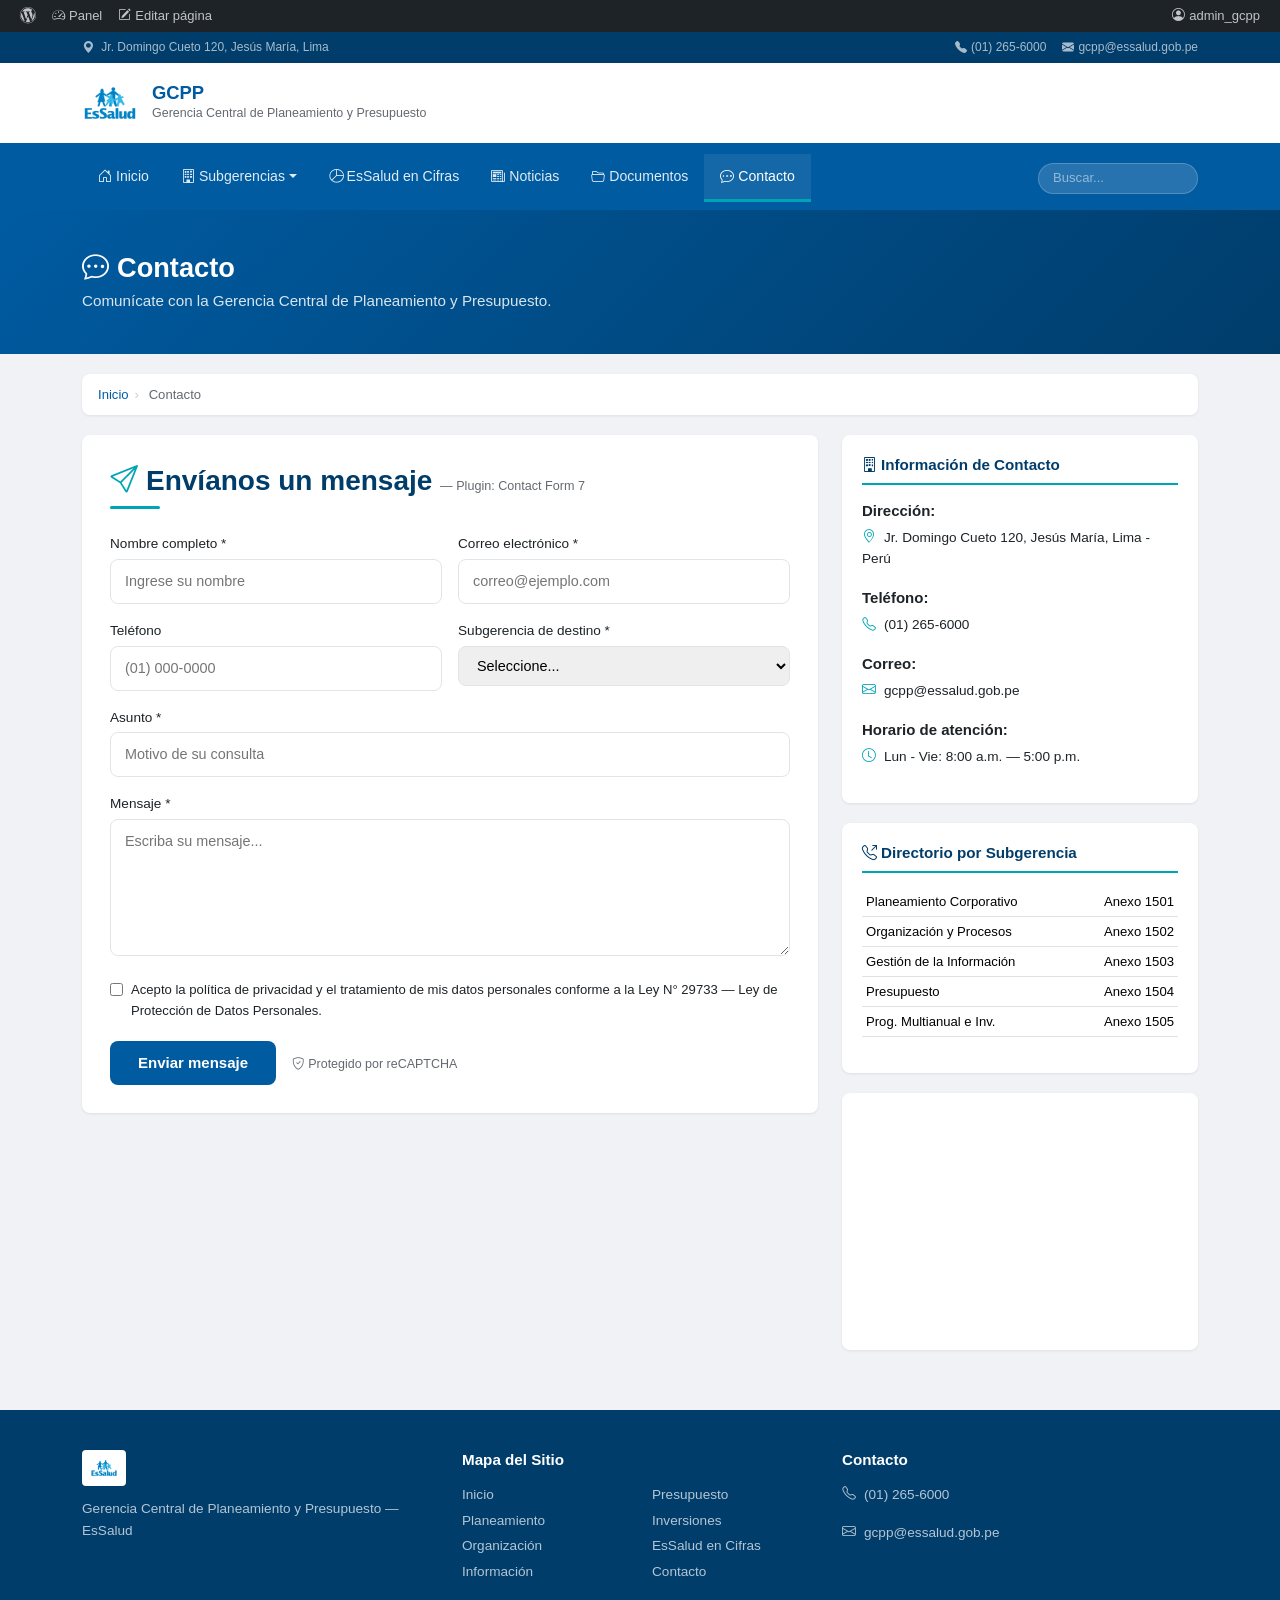
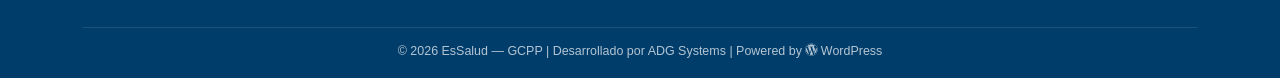
<file: prototipo2/contacto.html>
<!DOCTYPE html>
<html lang="es" class="wp-theme-gcpp">
<head>
  <meta charset="UTF-8">
  <meta name="viewport" content="width=device-width, initial-scale=1.0">
  <title>Contacto — Portal GCPP | EsSalud</title>
  <meta name="description" content="Comunícate con la Gerencia Central de Planeamiento y Presupuesto de EsSalud.">
  <link href="https://cdn.jsdelivr.net/npm/bootstrap@5.3.3/dist/css/bootstrap.min.css" rel="stylesheet">
  <link href="https://cdn.jsdelivr.net/npm/bootstrap-icons@1.11.3/font/bootstrap-icons.min.css" rel="stylesheet">
  <link href="css/theme.css" rel="stylesheet">
</head>
<body class="page page-template-page-contacto has-admin-bar">

  <div class="wp-admin-bar">
    <a href="#" class="ab-item wp-logo"><i class="bi bi-wordpress"></i></a>
    <a href="#" class="ab-item"><i class="bi bi-speedometer2"></i> Panel</a>
    <a href="#" class="ab-item"><i class="bi bi-pencil-square"></i> Editar página</a>
    <span class="ab-right"><a href="#" class="ab-item"><i class="bi bi-person-circle"></i> admin_gcpp</a></span>
  </div>

  <div class="site-header-top">
    <div class="container d-flex justify-content-between align-items-center">
      <span><i class="bi bi-geo-alt-fill me-1"></i> Jr. Domingo Cueto 120, Jesús María, Lima</span>
      <div class="d-none d-md-flex gap-3">
        <a href="#"><i class="bi bi-telephone-fill me-1"></i>(01) 265-6000</a>
        <a href="#"><i class="bi bi-envelope-fill me-1"></i>gcpp@essalud.gob.pe</a>
      </div>
    </div>
  </div>

  <header class="site-header">
    <div class="container">
      <div class="d-flex justify-content-between align-items-center">
        <div class="site-branding">
          <a href="index.html"><img src="../images/essalud_logo.png" alt="EsSalud" class="site-logo"></a>
          <div><p class="site-title">GCPP</p><p class="site-description">Gerencia Central de Planeamiento y Presupuesto</p></div>
        </div>
      </div>
    </div>
  </header>

  <nav class="navbar navbar-expand-lg wp-nav-menu">
    <div class="container">
      <button class="navbar-toggler" type="button" data-bs-toggle="collapse" data-bs-target="#menuPrimary" style="border-color:rgba(255,255,255,.3)"><span class="navbar-toggler-icon" style="filter:invert(1);"></span></button>
      <div class="collapse navbar-collapse" id="menuPrimary">
        <ul class="navbar-nav">
          <li class="nav-item"><a class="nav-link" href="index.html"><i class="bi bi-house-door me-1"></i>Inicio</a></li>
          <li class="nav-item dropdown">
            <a class="nav-link dropdown-toggle" href="#" data-bs-toggle="dropdown"><i class="bi bi-building me-1"></i>Subgerencias</a>
            <ul class="dropdown-menu">
              <li><a class="dropdown-item" href="planeamiento.html"><i class="bi bi-diagram-3"></i> Planeamiento Corporativo</a></li>
              <li><a class="dropdown-item" href="organizacion.html"><i class="bi bi-people"></i> Organización y Procesos</a></li>
              <li><a class="dropdown-item" href="informacion.html"><i class="bi bi-bar-chart-line"></i> Gestión de la Información</a></li>
              <li><a class="dropdown-item" href="presupuesto.html"><i class="bi bi-cash-stack"></i> Presupuesto</a></li>
              <li><a class="dropdown-item" href="inversiones.html"><i class="bi bi-graph-up-arrow"></i> Prog. Multianual e Inversiones</a></li>
            </ul>
          </li>
          <li class="nav-item"><a class="nav-link" href="cifras.html"><i class="bi bi-pie-chart me-1"></i>EsSalud en Cifras</a></li>
          <li class="nav-item"><a class="nav-link" href="noticias.html"><i class="bi bi-newspaper me-1"></i>Noticias</a></li>
          <li class="nav-item"><a class="nav-link" href="documentos.html"><i class="bi bi-folder2-open me-1"></i>Documentos</a></li>
          <li class="nav-item"><a class="nav-link active" href="contacto.html"><i class="bi bi-chat-dots me-1"></i>Contacto</a></li>
        </ul>
        <form class="wp-search-form ms-auto" role="search"><input type="search" placeholder="Buscar..." name="s"></form>
      </div>
    </div>
  </nav>

  <main id="main" class="site-main">
    <section class="page-hero">
      <div class="container">
        <h1><i class="bi bi-chat-dots me-2"></i>Contacto</h1>
        <p class="page-description">Comunícate con la Gerencia Central de Planeamiento y Presupuesto.</p>
      </div>
    </section>

    <div class="container" style="padding-top:20px; padding-bottom:40px;">
      <div class="yoast-breadcrumbs">
        <a href="index.html">Inicio</a><span class="separator">&rsaquo;</span>
        <span class="current">Contacto</span>
      </div>

      <div class="row g-4">
        <!-- Formulario CF7 -->
        <div class="col-lg-8">
          <div class="content-block">
            <h3 class="wp-block-heading">
              <i class="bi bi-send me-2" style="color:var(--wp-accent);"></i>Envíanos un mensaje
              <small style="font-size:.45em; font-weight:400; color:var(--wp-text-light);"> — Plugin: Contact Form 7</small>
            </h3>
            <!-- [contact-form-7 id="456" title="Contacto General"] -->
            <div class="wpcf7">
              <form class="wpcf7-form">
                <div class="row g-3">
                  <div class="col-md-6">
                    <label>Nombre completo *</label>
                    <input type="text" class="wpcf7-form-control" placeholder="Ingrese su nombre" required>
                  </div>
                  <div class="col-md-6">
                    <label>Correo electrónico *</label>
                    <input type="email" class="wpcf7-form-control" placeholder="correo@ejemplo.com" required>
                  </div>
                  <div class="col-md-6">
                    <label>Teléfono</label>
                    <input type="tel" class="wpcf7-form-control" placeholder="(01) 000-0000">
                  </div>
                  <div class="col-md-6">
                    <label>Subgerencia de destino * <!-- [select subgerencia] --></label>
                    <select class="wpcf7-form-control" required>
                      <option value="">Seleccione...</option>
                      <option>Gerencia Central (GCPP)</option>
                      <option>Planeamiento Corporativo</option>
                      <option>Organización y Procesos</option>
                      <option>Gestión de la Información</option>
                      <option>Presupuesto</option>
                      <option>Prog. Multianual e Inversiones</option>
                    </select>
                  </div>
                  <div class="col-12">
                    <label>Asunto *</label>
                    <input type="text" class="wpcf7-form-control" placeholder="Motivo de su consulta" required>
                  </div>
                  <div class="col-12">
                    <label>Mensaje *</label>
                    <textarea class="wpcf7-form-control" rows="5" placeholder="Escriba su mensaje..." required></textarea>
                  </div>
                  <div class="col-12">
                    <div style="display:flex; align-items:flex-start; gap:8px;">
                      <input type="checkbox" id="privacidad" required style="margin-top:4px;">
                      <label for="privacidad" style="font-size:.82rem; font-weight:400;">
                        Acepto la política de privacidad y el tratamiento de mis datos personales conforme a la Ley N° 29733 — Ley de Protección de Datos Personales.
                      </label>
                    </div>
                  </div>
                  <div class="col-12">
                    <input type="submit" value="Enviar mensaje" class="wpcf7-submit">
                    <span style="font-size:.78rem; color:var(--wp-text-light); margin-left:12px;">
                      <!-- CF7: Ajax spinner -->
                      <i class="bi bi-shield-check me-1"></i>Protegido por reCAPTCHA
                    </span>
                  </div>
                </div>
              </form>
            </div>
          </div>
        </div>

        <!-- Sidebar info contacto -->
        <div class="col-lg-4">
          <aside class="widget">
            <h3 class="widget-title"><i class="bi bi-building me-1"></i>Información de Contacto</h3>
            <div class="mb-3">
              <p class="mb-1" style="font-weight:600;">Dirección:</p>
              <p style="font-size:.85rem;"><i class="bi bi-geo-alt me-2" style="color:var(--wp-accent);"></i>Jr. Domingo Cueto 120, Jesús María, Lima - Perú</p>
            </div>
            <div class="mb-3">
              <p class="mb-1" style="font-weight:600;">Teléfono:</p>
              <p style="font-size:.85rem;"><i class="bi bi-telephone me-2" style="color:var(--wp-accent);"></i>(01) 265-6000</p>
            </div>
            <div class="mb-3">
              <p class="mb-1" style="font-weight:600;">Correo:</p>
              <p style="font-size:.85rem;"><i class="bi bi-envelope me-2" style="color:var(--wp-accent);"></i>gcpp@essalud.gob.pe</p>
            </div>
            <div>
              <p class="mb-1" style="font-weight:600;">Horario de atención:</p>
              <p style="font-size:.85rem;"><i class="bi bi-clock me-2" style="color:var(--wp-accent);"></i>Lun - Vie: 8:00 a.m. — 5:00 p.m.</p>
            </div>
          </aside>

          <aside class="widget">
            <h3 class="widget-title"><i class="bi bi-telephone-outbound me-1"></i>Directorio por Subgerencia</h3>
            <table class="table table-sm" style="font-size:.82rem;">
              <tbody>
                <tr><td>Planeamiento Corporativo</td><td class="text-end">Anexo 1501</td></tr>
                <tr><td>Organización y Procesos</td><td class="text-end">Anexo 1502</td></tr>
                <tr><td>Gestión de la Información</td><td class="text-end">Anexo 1503</td></tr>
                <tr><td>Presupuesto</td><td class="text-end">Anexo 1504</td></tr>
                <tr><td>Prog. Multianual e Inv.</td><td class="text-end">Anexo 1505</td></tr>
              </tbody>
            </table>
          </aside>

          <!-- Mapa -->
          <aside class="widget" style="padding:0; overflow:hidden;">
            <iframe src="https://www.google.com/maps/embed?pb=!1m18!1m12!1m3!1d3901.8!2d-77.0434!3d-12.0876!2m3!1f0!2f0!3f0!3m2!1i1024!2i768!4f13.1!3m3!1m2!1s0x9105c8b5d35b2ed7%3A0x15f0db!2sJr.+Domingo+Cueto+120%2C+Jes%C3%BAs+Mar%C3%ADa+15072!5e0!3m2!1ses!2spe!4v1" width="100%" height="250" style="border:0; border-radius:8px;" allowfullscreen="" loading="lazy"></iframe>
          </aside>
        </div>
      </div>
    </div>
  </main>

  <footer class="site-footer">
    <div class="container">
      <div class="row g-4">
        <div class="col-lg-4"><img src="../images/essalud_logo.png" alt="EsSalud" class="footer-logo"><p>Gerencia Central de Planeamiento y Presupuesto — EsSalud</p></div>
        <div class="col-lg-4"><h5>Mapa del Sitio</h5><div class="row"><div class="col-6"><ul class="list-unstyled"><li class="mb-1"><a href="index.html">Inicio</a></li><li class="mb-1"><a href="planeamiento.html">Planeamiento</a></li><li class="mb-1"><a href="organizacion.html">Organización</a></li><li class="mb-1"><a href="informacion.html">Información</a></li></ul></div><div class="col-6"><ul class="list-unstyled"><li class="mb-1"><a href="presupuesto.html">Presupuesto</a></li><li class="mb-1"><a href="inversiones.html">Inversiones</a></li><li class="mb-1"><a href="cifras.html">EsSalud en Cifras</a></li><li class="mb-1"><a href="contacto.html">Contacto</a></li></ul></div></div></div>
        <div class="col-lg-4"><h5>Contacto</h5><p><i class="bi bi-telephone me-2"></i>(01) 265-6000</p><p><i class="bi bi-envelope me-2"></i>gcpp@essalud.gob.pe</p></div>
      </div>
      <div class="footer-bottom"><p class="mb-0">&copy; 2026 EsSalud — GCPP | Desarrollado por <a href="https://adg.com.pe" target="_blank">ADG Systems</a> | Powered by <a href="#"><i class="bi bi-wordpress"></i> WordPress</a></p></div>
    </div>
  </footer>
  <script src="https://cdn.jsdelivr.net/npm/bootstrap@5.3.3/dist/js/bootstrap.bundle.min.js"></script>
</body>
</html>
</file>
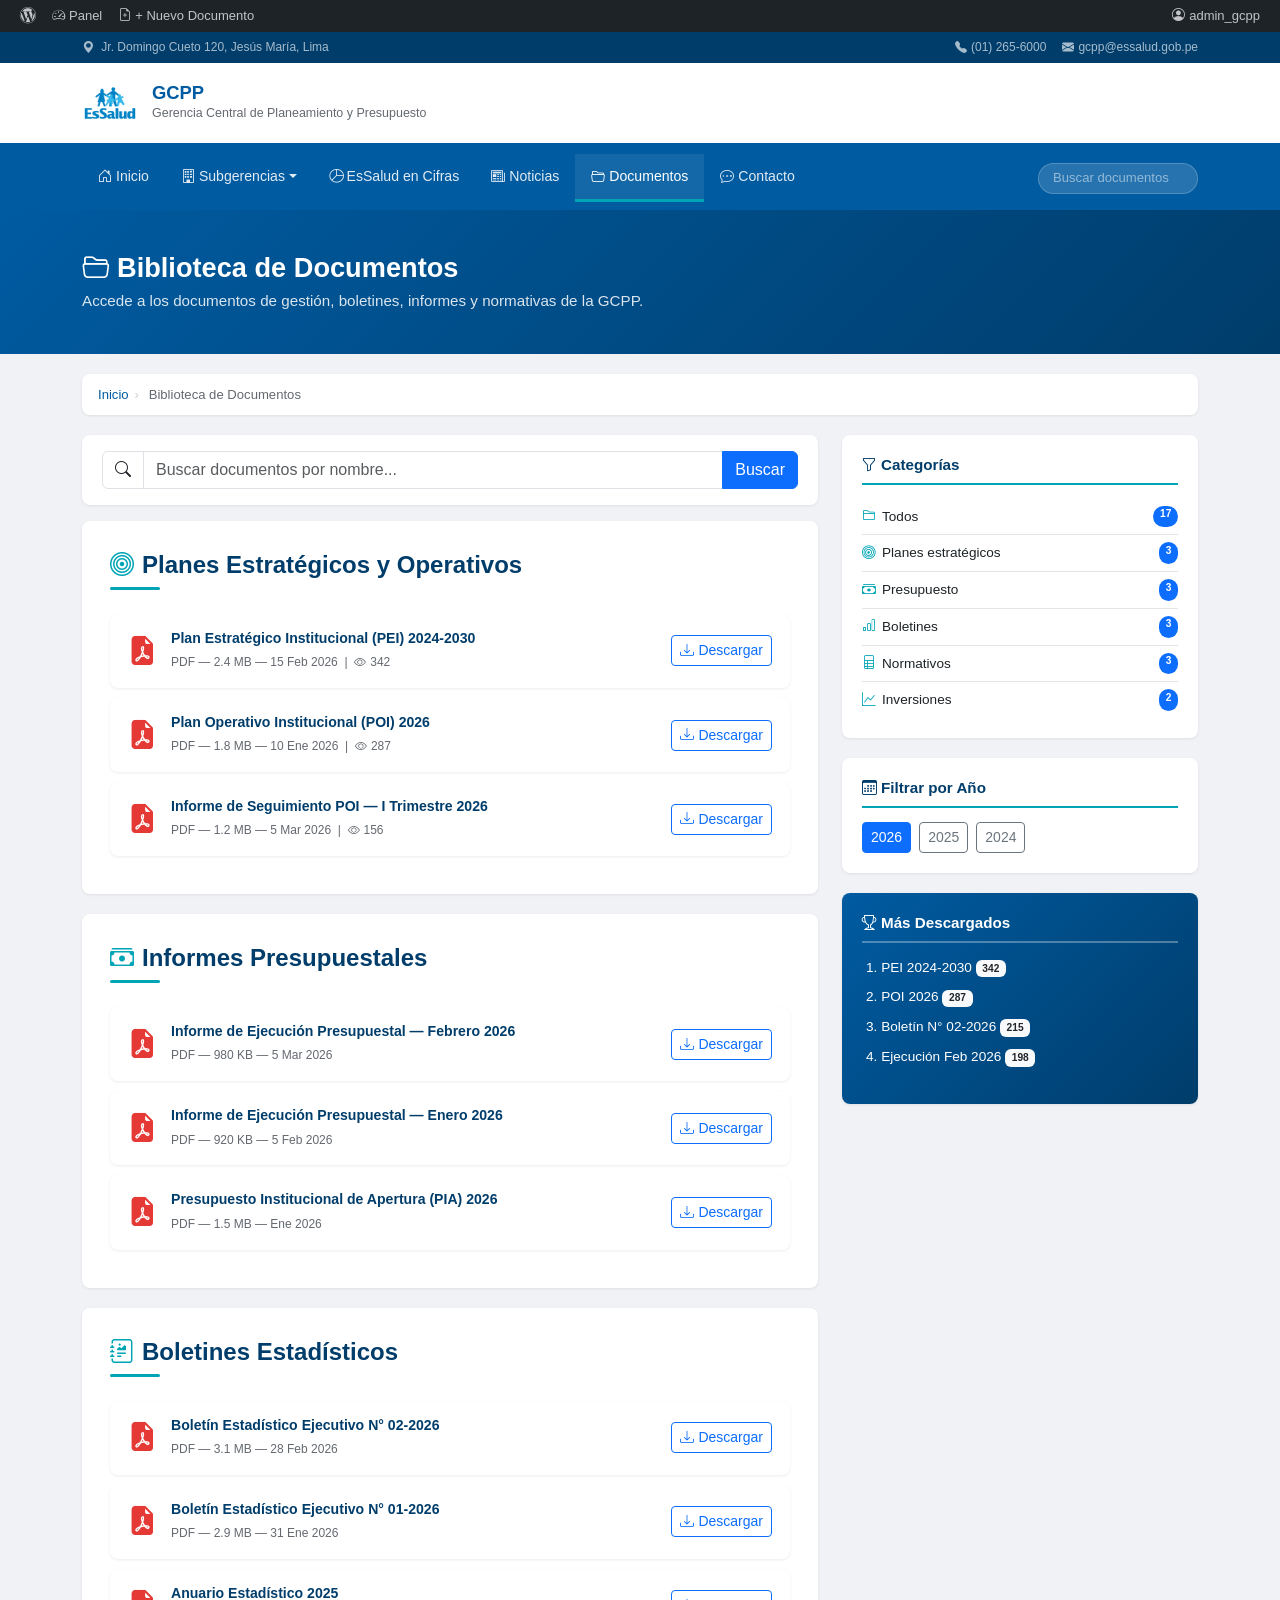
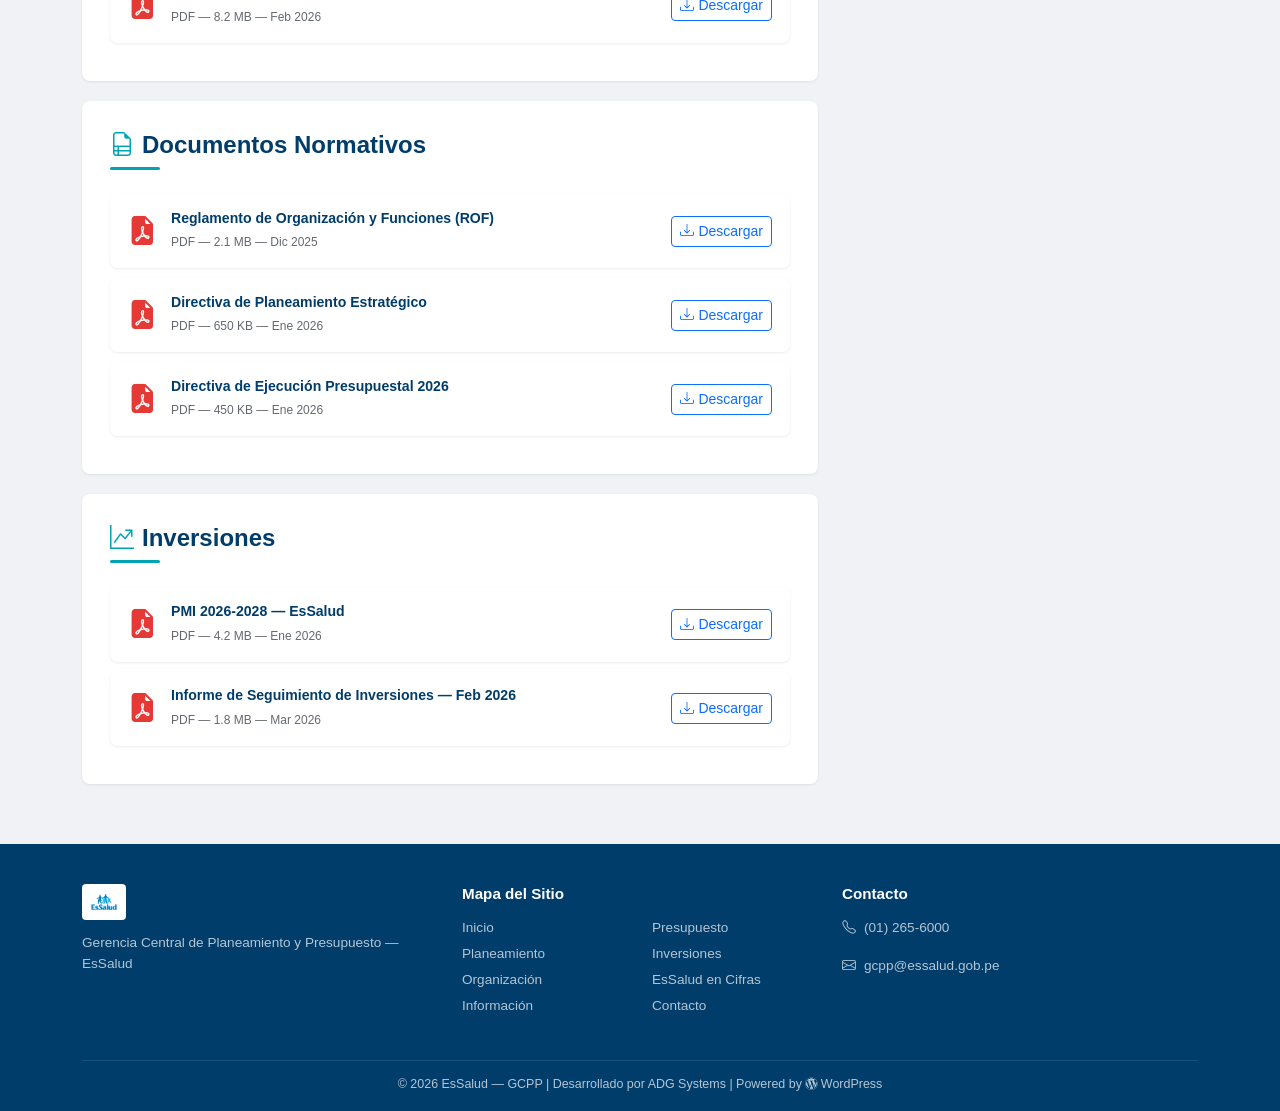
<file: prototipo2/documentos.html>
<!DOCTYPE html>
<html lang="es" class="wp-theme-gcpp">
<head>
  <meta charset="UTF-8">
  <meta name="viewport" content="width=device-width, initial-scale=1.0">
  <title>Biblioteca de Documentos — Portal GCPP | EsSalud</title>
  <meta name="description" content="Documentos de gestión, boletines, informes y normativas de la GCPP de EsSalud.">
  <link href="https://cdn.jsdelivr.net/npm/bootstrap@5.3.3/dist/css/bootstrap.min.css" rel="stylesheet">
  <link href="https://cdn.jsdelivr.net/npm/bootstrap-icons@1.11.3/font/bootstrap-icons.min.css" rel="stylesheet">
  <link href="css/theme.css" rel="stylesheet">
</head>
<body class="page page-template-page-documentos has-admin-bar">

  <div class="wp-admin-bar">
    <a href="#" class="ab-item wp-logo"><i class="bi bi-wordpress"></i></a>
    <a href="#" class="ab-item"><i class="bi bi-speedometer2"></i> Panel</a>
    <a href="#" class="ab-item"><i class="bi bi-file-earmark-plus"></i> + Nuevo Documento</a>
    <span class="ab-right"><a href="#" class="ab-item"><i class="bi bi-person-circle"></i> admin_gcpp</a></span>
  </div>

  <div class="site-header-top">
    <div class="container d-flex justify-content-between align-items-center">
      <span><i class="bi bi-geo-alt-fill me-1"></i> Jr. Domingo Cueto 120, Jesús María, Lima</span>
      <div class="d-none d-md-flex gap-3">
        <a href="#"><i class="bi bi-telephone-fill me-1"></i>(01) 265-6000</a>
        <a href="#"><i class="bi bi-envelope-fill me-1"></i>gcpp@essalud.gob.pe</a>
      </div>
    </div>
  </div>

  <header class="site-header">
    <div class="container">
      <div class="d-flex justify-content-between align-items-center">
        <div class="site-branding">
          <a href="index.html"><img src="../images/essalud_logo.png" alt="EsSalud" class="site-logo"></a>
          <div><p class="site-title">GCPP</p><p class="site-description">Gerencia Central de Planeamiento y Presupuesto</p></div>
        </div>
      </div>
    </div>
  </header>

  <nav class="navbar navbar-expand-lg wp-nav-menu">
    <div class="container">
      <button class="navbar-toggler" type="button" data-bs-toggle="collapse" data-bs-target="#menuPrimary" style="border-color:rgba(255,255,255,.3)"><span class="navbar-toggler-icon" style="filter:invert(1);"></span></button>
      <div class="collapse navbar-collapse" id="menuPrimary">
        <ul class="navbar-nav">
          <li class="nav-item"><a class="nav-link" href="index.html"><i class="bi bi-house-door me-1"></i>Inicio</a></li>
          <li class="nav-item dropdown">
            <a class="nav-link dropdown-toggle" href="#" data-bs-toggle="dropdown"><i class="bi bi-building me-1"></i>Subgerencias</a>
            <ul class="dropdown-menu">
              <li><a class="dropdown-item" href="planeamiento.html"><i class="bi bi-diagram-3"></i> Planeamiento Corporativo</a></li>
              <li><a class="dropdown-item" href="organizacion.html"><i class="bi bi-people"></i> Organización y Procesos</a></li>
              <li><a class="dropdown-item" href="informacion.html"><i class="bi bi-bar-chart-line"></i> Gestión de la Información</a></li>
              <li><a class="dropdown-item" href="presupuesto.html"><i class="bi bi-cash-stack"></i> Presupuesto</a></li>
              <li><a class="dropdown-item" href="inversiones.html"><i class="bi bi-graph-up-arrow"></i> Prog. Multianual e Inversiones</a></li>
            </ul>
          </li>
          <li class="nav-item"><a class="nav-link" href="cifras.html"><i class="bi bi-pie-chart me-1"></i>EsSalud en Cifras</a></li>
          <li class="nav-item"><a class="nav-link" href="noticias.html"><i class="bi bi-newspaper me-1"></i>Noticias</a></li>
          <li class="nav-item"><a class="nav-link active" href="documentos.html"><i class="bi bi-folder2-open me-1"></i>Documentos</a></li>
          <li class="nav-item"><a class="nav-link" href="contacto.html"><i class="bi bi-chat-dots me-1"></i>Contacto</a></li>
        </ul>
        <form class="wp-search-form ms-auto" role="search"><input type="search" placeholder="Buscar documentos..." name="s"></form>
      </div>
    </div>
  </nav>

  <main id="main" class="site-main">
    <section class="page-hero">
      <div class="container">
        <h1><i class="bi bi-folder2-open me-2"></i>Biblioteca de Documentos</h1>
        <p class="page-description">Accede a los documentos de gestión, boletines, informes y normativas de la GCPP.</p>
      </div>
    </section>

    <div class="container" style="padding-top:20px; padding-bottom:40px;">
      <div class="yoast-breadcrumbs">
        <a href="index.html">Inicio</a><span class="separator">&rsaquo;</span>
        <span class="current">Biblioteca de Documentos</span>
      </div>

      <div class="row g-4">
        <div class="col-lg-8">
          <!-- Buscador -->
          <div class="content-block mb-3" style="padding:16px 20px;">
            <div class="input-group">
              <span class="input-group-text bg-white"><i class="bi bi-search"></i></span>
              <input type="text" class="form-control" placeholder="Buscar documentos por nombre...">
              <button class="btn btn-primary">Buscar</button>
            </div>
          </div>

          <!-- Planes -->
          <div class="content-block">
            <h4 class="wp-block-heading"><i class="bi bi-bullseye me-2" style="color:var(--wp-accent);"></i>Planes Estratégicos y Operativos</h4>
            <div class="wpdr-document"><i class="bi bi-file-earmark-pdf-fill wpdr-icon"></i><div class="wpdr-info"><h6>Plan Estratégico Institucional (PEI) 2024-2030</h6><span>PDF — 2.4 MB — 15 Feb 2026 &nbsp;|&nbsp; <i class="bi bi-eye me-1"></i>342</span></div><a href="#" class="btn btn-sm btn-outline-primary"><i class="bi bi-download me-1"></i>Descargar</a></div>
            <div class="wpdr-document"><i class="bi bi-file-earmark-pdf-fill wpdr-icon"></i><div class="wpdr-info"><h6>Plan Operativo Institucional (POI) 2026</h6><span>PDF — 1.8 MB — 10 Ene 2026 &nbsp;|&nbsp; <i class="bi bi-eye me-1"></i>287</span></div><a href="#" class="btn btn-sm btn-outline-primary"><i class="bi bi-download me-1"></i>Descargar</a></div>
            <div class="wpdr-document"><i class="bi bi-file-earmark-pdf-fill wpdr-icon"></i><div class="wpdr-info"><h6>Informe de Seguimiento POI — I Trimestre 2026</h6><span>PDF — 1.2 MB — 5 Mar 2026 &nbsp;|&nbsp; <i class="bi bi-eye me-1"></i>156</span></div><a href="#" class="btn btn-sm btn-outline-primary"><i class="bi bi-download me-1"></i>Descargar</a></div>
          </div>

          <!-- Presupuesto -->
          <div class="content-block">
            <h4 class="wp-block-heading"><i class="bi bi-cash-stack me-2" style="color:var(--wp-accent);"></i>Informes Presupuestales</h4>
            <div class="wpdr-document"><i class="bi bi-file-earmark-pdf-fill wpdr-icon"></i><div class="wpdr-info"><h6>Informe de Ejecución Presupuestal — Febrero 2026</h6><span>PDF — 980 KB — 5 Mar 2026</span></div><a href="#" class="btn btn-sm btn-outline-primary"><i class="bi bi-download me-1"></i>Descargar</a></div>
            <div class="wpdr-document"><i class="bi bi-file-earmark-pdf-fill wpdr-icon"></i><div class="wpdr-info"><h6>Informe de Ejecución Presupuestal — Enero 2026</h6><span>PDF — 920 KB — 5 Feb 2026</span></div><a href="#" class="btn btn-sm btn-outline-primary"><i class="bi bi-download me-1"></i>Descargar</a></div>
            <div class="wpdr-document"><i class="bi bi-file-earmark-pdf-fill wpdr-icon"></i><div class="wpdr-info"><h6>Presupuesto Institucional de Apertura (PIA) 2026</h6><span>PDF — 1.5 MB — Ene 2026</span></div><a href="#" class="btn btn-sm btn-outline-primary"><i class="bi bi-download me-1"></i>Descargar</a></div>
          </div>

          <!-- Boletines -->
          <div class="content-block">
            <h4 class="wp-block-heading"><i class="bi bi-journal-richtext me-2" style="color:var(--wp-accent);"></i>Boletines Estadísticos</h4>
            <div class="wpdr-document"><i class="bi bi-file-earmark-pdf-fill wpdr-icon"></i><div class="wpdr-info"><h6>Boletín Estadístico Ejecutivo N° 02-2026</h6><span>PDF — 3.1 MB — 28 Feb 2026</span></div><a href="#" class="btn btn-sm btn-outline-primary"><i class="bi bi-download me-1"></i>Descargar</a></div>
            <div class="wpdr-document"><i class="bi bi-file-earmark-pdf-fill wpdr-icon"></i><div class="wpdr-info"><h6>Boletín Estadístico Ejecutivo N° 01-2026</h6><span>PDF — 2.9 MB — 31 Ene 2026</span></div><a href="#" class="btn btn-sm btn-outline-primary"><i class="bi bi-download me-1"></i>Descargar</a></div>
            <div class="wpdr-document"><i class="bi bi-file-earmark-pdf-fill wpdr-icon"></i><div class="wpdr-info"><h6>Anuario Estadístico 2025</h6><span>PDF — 8.2 MB — Feb 2026</span></div><a href="#" class="btn btn-sm btn-outline-primary"><i class="bi bi-download me-1"></i>Descargar</a></div>
          </div>

          <!-- Normativos -->
          <div class="content-block">
            <h4 class="wp-block-heading"><i class="bi bi-file-earmark-ruled me-2" style="color:var(--wp-accent);"></i>Documentos Normativos</h4>
            <div class="wpdr-document"><i class="bi bi-file-earmark-pdf-fill wpdr-icon"></i><div class="wpdr-info"><h6>Reglamento de Organización y Funciones (ROF)</h6><span>PDF — 2.1 MB — Dic 2025</span></div><a href="#" class="btn btn-sm btn-outline-primary"><i class="bi bi-download me-1"></i>Descargar</a></div>
            <div class="wpdr-document"><i class="bi bi-file-earmark-pdf-fill wpdr-icon"></i><div class="wpdr-info"><h6>Directiva de Planeamiento Estratégico</h6><span>PDF — 650 KB — Ene 2026</span></div><a href="#" class="btn btn-sm btn-outline-primary"><i class="bi bi-download me-1"></i>Descargar</a></div>
            <div class="wpdr-document"><i class="bi bi-file-earmark-pdf-fill wpdr-icon"></i><div class="wpdr-info"><h6>Directiva de Ejecución Presupuestal 2026</h6><span>PDF — 450 KB — Ene 2026</span></div><a href="#" class="btn btn-sm btn-outline-primary"><i class="bi bi-download me-1"></i>Descargar</a></div>
          </div>

          <!-- Inversiones -->
          <div class="content-block">
            <h4 class="wp-block-heading"><i class="bi bi-graph-up-arrow me-2" style="color:var(--wp-accent);"></i>Inversiones</h4>
            <div class="wpdr-document"><i class="bi bi-file-earmark-pdf-fill wpdr-icon"></i><div class="wpdr-info"><h6>PMI 2026-2028 — EsSalud</h6><span>PDF — 4.2 MB — Ene 2026</span></div><a href="#" class="btn btn-sm btn-outline-primary"><i class="bi bi-download me-1"></i>Descargar</a></div>
            <div class="wpdr-document"><i class="bi bi-file-earmark-pdf-fill wpdr-icon"></i><div class="wpdr-info"><h6>Informe de Seguimiento de Inversiones — Feb 2026</h6><span>PDF — 1.8 MB — Mar 2026</span></div><a href="#" class="btn btn-sm btn-outline-primary"><i class="bi bi-download me-1"></i>Descargar</a></div>
          </div>
        </div>

        <!-- Sidebar -->
        <div class="col-lg-4">
          <aside class="widget">
            <h3 class="widget-title"><i class="bi bi-funnel me-1"></i>Categorías</h3>
            <ul>
              <li class="d-flex justify-content-between"><span><i class="bi bi-folder2"></i>Todos</span><span class="badge bg-primary rounded-pill">17</span></li>
              <li class="d-flex justify-content-between"><span><i class="bi bi-bullseye"></i>Planes estratégicos</span><span class="badge bg-primary rounded-pill">3</span></li>
              <li class="d-flex justify-content-between"><span><i class="bi bi-cash-stack"></i>Presupuesto</span><span class="badge bg-primary rounded-pill">3</span></li>
              <li class="d-flex justify-content-between"><span><i class="bi bi-bar-chart"></i>Boletines</span><span class="badge bg-primary rounded-pill">3</span></li>
              <li class="d-flex justify-content-between"><span><i class="bi bi-file-ruled"></i>Normativos</span><span class="badge bg-primary rounded-pill">3</span></li>
              <li class="d-flex justify-content-between"><span><i class="bi bi-graph-up"></i>Inversiones</span><span class="badge bg-primary rounded-pill">2</span></li>
            </ul>
          </aside>
          <aside class="widget">
            <h3 class="widget-title"><i class="bi bi-calendar3 me-1"></i>Filtrar por Año</h3>
            <div class="d-flex gap-2 flex-wrap">
              <button class="btn btn-sm btn-primary">2026</button>
              <button class="btn btn-sm btn-outline-secondary">2025</button>
              <button class="btn btn-sm btn-outline-secondary">2024</button>
            </div>
          </aside>
          <aside class="widget" style="background:linear-gradient(135deg, var(--wp-primary), var(--wp-primary-dark)); color:#fff;">
            <h3 class="widget-title" style="color:#fff; border-color:rgba(255,255,255,.3);"><i class="bi bi-trophy me-1"></i>Más Descargados</h3>
            <ol style="font-size:.85rem; padding-left:1.2rem;">
              <li class="mb-2">PEI 2024-2030 <span class="badge bg-light text-dark">342</span></li>
              <li class="mb-2">POI 2026 <span class="badge bg-light text-dark">287</span></li>
              <li class="mb-2">Boletín N° 02-2026 <span class="badge bg-light text-dark">215</span></li>
              <li class="mb-2">Ejecución Feb 2026 <span class="badge bg-light text-dark">198</span></li>
            </ol>
          </aside>
        </div>
      </div>
    </div>
  </main>

  <footer class="site-footer">
    <div class="container">
      <div class="row g-4">
        <div class="col-lg-4"><img src="../images/essalud_logo.png" alt="EsSalud" class="footer-logo"><p>Gerencia Central de Planeamiento y Presupuesto — EsSalud</p></div>
        <div class="col-lg-4"><h5>Mapa del Sitio</h5><div class="row"><div class="col-6"><ul class="list-unstyled"><li class="mb-1"><a href="index.html">Inicio</a></li><li class="mb-1"><a href="planeamiento.html">Planeamiento</a></li><li class="mb-1"><a href="organizacion.html">Organización</a></li><li class="mb-1"><a href="informacion.html">Información</a></li></ul></div><div class="col-6"><ul class="list-unstyled"><li class="mb-1"><a href="presupuesto.html">Presupuesto</a></li><li class="mb-1"><a href="inversiones.html">Inversiones</a></li><li class="mb-1"><a href="cifras.html">EsSalud en Cifras</a></li><li class="mb-1"><a href="contacto.html">Contacto</a></li></ul></div></div></div>
        <div class="col-lg-4"><h5>Contacto</h5><p><i class="bi bi-telephone me-2"></i>(01) 265-6000</p><p><i class="bi bi-envelope me-2"></i>gcpp@essalud.gob.pe</p></div>
      </div>
      <div class="footer-bottom"><p class="mb-0">&copy; 2026 EsSalud — GCPP | Desarrollado por <a href="https://adg.com.pe" target="_blank">ADG Systems</a> | Powered by <a href="#"><i class="bi bi-wordpress"></i> WordPress</a></p></div>
    </div>
  </footer>
  <script src="https://cdn.jsdelivr.net/npm/bootstrap@5.3.3/dist/js/bootstrap.bundle.min.js"></script>
</body>
</html>
</file>
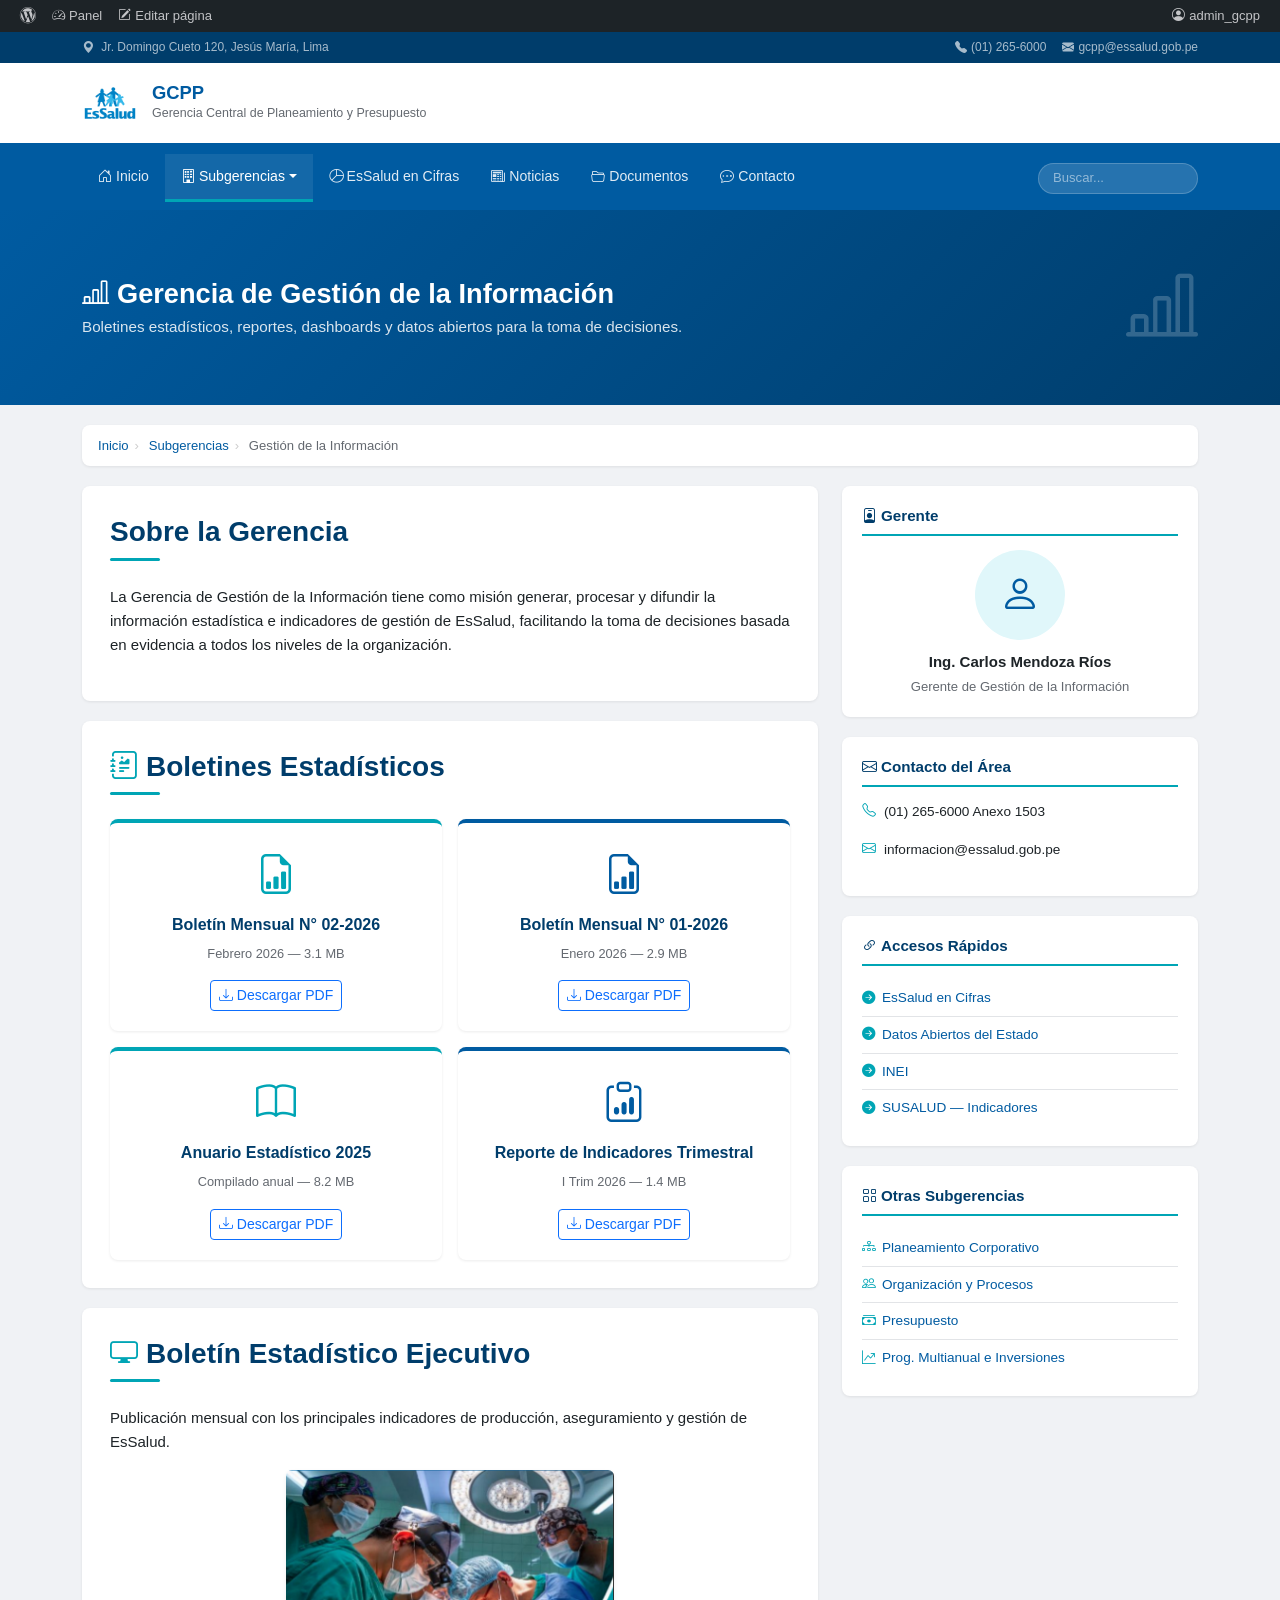
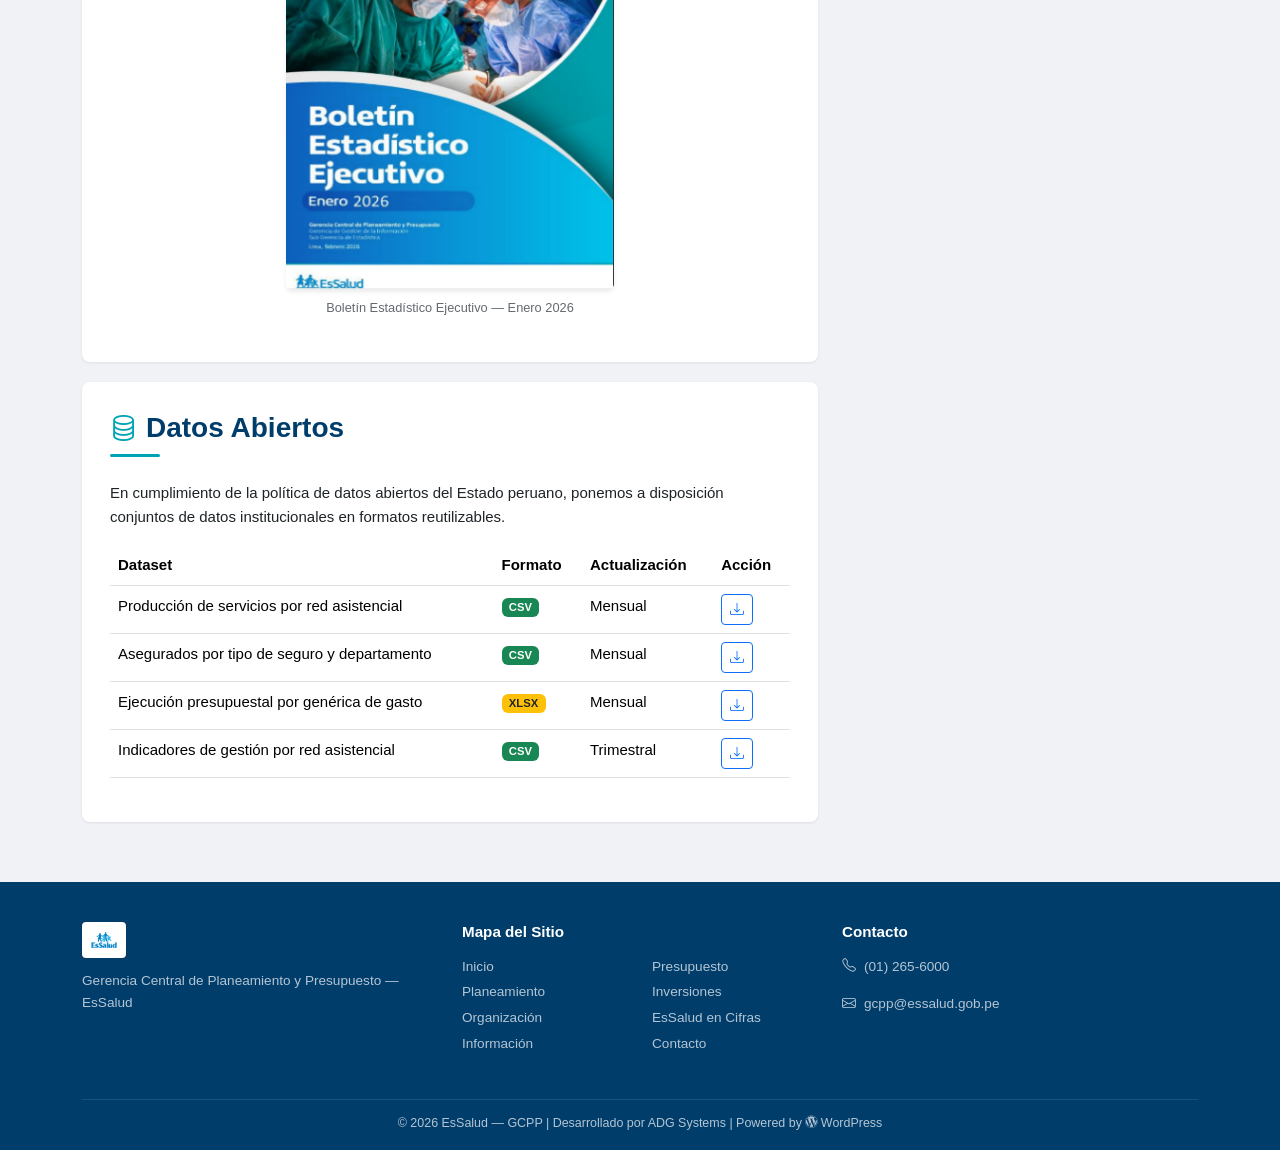
<file: prototipo2/informacion.html>
<!DOCTYPE html>
<html lang="es" class="wp-theme-gcpp">
<head>
  <meta charset="UTF-8">
  <meta name="viewport" content="width=device-width, initial-scale=1.0">
  <title>Gestión de la Información — Portal GCPP | EsSalud</title>
  <meta name="description" content="Gerencia de Gestión de la Información. Boletines estadísticos, reportes, dashboards y datos abiertos.">
  <link href="https://cdn.jsdelivr.net/npm/bootstrap@5.3.3/dist/css/bootstrap.min.css" rel="stylesheet">
  <link href="https://cdn.jsdelivr.net/npm/bootstrap-icons@1.11.3/font/bootstrap-icons.min.css" rel="stylesheet">
  <link href="css/theme.css" rel="stylesheet">
</head>
<body class="page page-template-page-subgerencia has-admin-bar">

  <div class="wp-admin-bar">
    <a href="#" class="ab-item wp-logo"><i class="bi bi-wordpress"></i></a>
    <a href="#" class="ab-item"><i class="bi bi-speedometer2"></i> Panel</a>
    <a href="#" class="ab-item"><i class="bi bi-pencil-square"></i> Editar página</a>
    <span class="ab-right"><a href="#" class="ab-item"><i class="bi bi-person-circle"></i> admin_gcpp</a></span>
  </div>

  <div class="site-header-top">
    <div class="container d-flex justify-content-between align-items-center">
      <span><i class="bi bi-geo-alt-fill me-1"></i> Jr. Domingo Cueto 120, Jesús María, Lima</span>
      <div class="d-none d-md-flex gap-3">
        <a href="#"><i class="bi bi-telephone-fill me-1"></i>(01) 265-6000</a>
        <a href="#"><i class="bi bi-envelope-fill me-1"></i>gcpp@essalud.gob.pe</a>
      </div>
    </div>
  </div>

  <header class="site-header">
    <div class="container">
      <div class="d-flex justify-content-between align-items-center">
        <div class="site-branding">
          <a href="index.html"><img src="../images/essalud_logo.png" alt="EsSalud" class="site-logo"></a>
          <div><p class="site-title">GCPP</p><p class="site-description">Gerencia Central de Planeamiento y Presupuesto</p></div>
        </div>
      </div>
    </div>
  </header>

  <nav class="navbar navbar-expand-lg wp-nav-menu">
    <div class="container">
      <button class="navbar-toggler" type="button" data-bs-toggle="collapse" data-bs-target="#menuPrimary" style="border-color:rgba(255,255,255,.3)"><span class="navbar-toggler-icon" style="filter:invert(1);"></span></button>
      <div class="collapse navbar-collapse" id="menuPrimary">
        <ul class="navbar-nav">
          <li class="nav-item"><a class="nav-link" href="index.html"><i class="bi bi-house-door me-1"></i>Inicio</a></li>
          <li class="nav-item dropdown">
            <a class="nav-link dropdown-toggle active" href="#" data-bs-toggle="dropdown"><i class="bi bi-building me-1"></i>Subgerencias</a>
            <ul class="dropdown-menu">
              <li><a class="dropdown-item" href="planeamiento.html"><i class="bi bi-diagram-3"></i> Planeamiento Corporativo</a></li>
              <li><a class="dropdown-item" href="organizacion.html"><i class="bi bi-people"></i> Organización y Procesos</a></li>
              <li><a class="dropdown-item active" href="informacion.html"><i class="bi bi-bar-chart-line"></i> Gestión de la Información</a></li>
              <li><a class="dropdown-item" href="presupuesto.html"><i class="bi bi-cash-stack"></i> Presupuesto</a></li>
              <li><a class="dropdown-item" href="inversiones.html"><i class="bi bi-graph-up-arrow"></i> Prog. Multianual e Inversiones</a></li>
            </ul>
          </li>
          <li class="nav-item"><a class="nav-link" href="cifras.html"><i class="bi bi-pie-chart me-1"></i>EsSalud en Cifras</a></li>
          <li class="nav-item"><a class="nav-link" href="noticias.html"><i class="bi bi-newspaper me-1"></i>Noticias</a></li>
          <li class="nav-item"><a class="nav-link" href="documentos.html"><i class="bi bi-folder2-open me-1"></i>Documentos</a></li>
          <li class="nav-item"><a class="nav-link" href="contacto.html"><i class="bi bi-chat-dots me-1"></i>Contacto</a></li>
        </ul>
        <form class="wp-search-form ms-auto" role="search"><input type="search" placeholder="Buscar..." name="s"></form>
      </div>
    </div>
  </nav>

  <main id="main" class="site-main">

    <section class="page-hero">
      <div class="container">
        <div class="row align-items-center">
          <div class="col-lg-9">
            <h1><i class="bi bi-bar-chart-line me-2"></i>Gerencia de Gestión de la Información</h1>
            <p class="page-description">Boletines estadísticos, reportes, dashboards y datos abiertos para la toma de decisiones.</p>
          </div>
          <div class="col-lg-3 text-end d-none d-lg-block"><i class="bi bi-bar-chart-line" style="font-size:4.5rem; opacity:.2;"></i></div>
        </div>
      </div>
    </section>

    <div class="container" style="padding-top:20px; padding-bottom:40px;">

      <div class="yoast-breadcrumbs">
        <a href="index.html">Inicio</a><span class="separator">&rsaquo;</span>
        <a href="#">Subgerencias</a><span class="separator">&rsaquo;</span>
        <span class="current">Gestión de la Información</span>
      </div>

      <div class="row g-4">
        <div class="col-lg-8">

          <div class="content-block">
            <h3 class="wp-block-heading">Sobre la Gerencia</h3>
            <p>La Gerencia de Gestión de la Información tiene como misión generar, procesar y difundir la información estadística e indicadores de gestión de EsSalud, facilitando la toma de decisiones basada en evidencia a todos los niveles de la organización.</p>
          </div>

          <!-- Boletines Estadísticos -->
          <div class="content-block">
            <h3 class="wp-block-heading"><i class="bi bi-journal-richtext me-2" style="color:var(--wp-accent);"></i>Boletines Estadísticos</h3>
            <div class="row g-3">
              <div class="col-md-6">
                <div class="content-block text-center" style="border-top:4px solid var(--wp-accent); padding:20px; margin:0;">
                  <i class="bi bi-file-earmark-bar-graph" style="font-size:2.5rem; color:var(--wp-accent);"></i>
                  <h6 class="mt-2">Boletín Mensual N° 02-2026</h6>
                  <p style="font-size:.8rem; color:var(--wp-text-light);">Febrero 2026 — 3.1 MB</p>
                  <a href="#" class="btn btn-sm btn-outline-primary"><i class="bi bi-download me-1"></i>Descargar PDF</a>
                </div>
              </div>
              <div class="col-md-6">
                <div class="content-block text-center" style="border-top:4px solid var(--wp-primary); padding:20px; margin:0;">
                  <i class="bi bi-file-earmark-bar-graph" style="font-size:2.5rem; color:var(--wp-primary);"></i>
                  <h6 class="mt-2">Boletín Mensual N° 01-2026</h6>
                  <p style="font-size:.8rem; color:var(--wp-text-light);">Enero 2026 — 2.9 MB</p>
                  <a href="#" class="btn btn-sm btn-outline-primary"><i class="bi bi-download me-1"></i>Descargar PDF</a>
                </div>
              </div>
              <div class="col-md-6">
                <div class="content-block text-center" style="border-top:4px solid var(--wp-accent); padding:20px; margin:0;">
                  <i class="bi bi-book" style="font-size:2.5rem; color:var(--wp-accent);"></i>
                  <h6 class="mt-2">Anuario Estadístico 2025</h6>
                  <p style="font-size:.8rem; color:var(--wp-text-light);">Compilado anual — 8.2 MB</p>
                  <a href="#" class="btn btn-sm btn-outline-primary"><i class="bi bi-download me-1"></i>Descargar PDF</a>
                </div>
              </div>
              <div class="col-md-6">
                <div class="content-block text-center" style="border-top:4px solid var(--wp-primary); padding:20px; margin:0;">
                  <i class="bi bi-clipboard-data" style="font-size:2.5rem; color:var(--wp-primary);"></i>
                  <h6 class="mt-2">Reporte de Indicadores Trimestral</h6>
                  <p style="font-size:.8rem; color:var(--wp-text-light);">I Trim 2026 — 1.4 MB</p>
                  <a href="#" class="btn btn-sm btn-outline-primary"><i class="bi bi-download me-1"></i>Descargar PDF</a>
                </div>
              </div>
            </div>
          </div>

          <!-- Boletín Destacado -->
          <div class="content-block">
            <h3 class="wp-block-heading"><i class="bi bi-display me-2" style="color:var(--wp-accent);"></i>Boletín Estadístico Ejecutivo</h3>
            <p>Publicación mensual con los principales indicadores de producción, aseguramiento y gestión de EsSalud.</p>
            <figure class="wp-block-image my-3 text-center">
              <img src="../images/image005.png" alt="Boletín Estadístico Ejecutivo Enero 2026" class="img-fluid rounded shadow-sm" style="max-height:420px;">
              <figcaption style="font-size:.8rem; color:var(--wp-text-light); margin-top:8px;">Boletín Estadístico Ejecutivo — Enero 2026</figcaption>
            </figure>
          </div>

          <!-- Datos Abiertos -->
          <div class="content-block">
            <h3 class="wp-block-heading"><i class="bi bi-database me-2" style="color:var(--wp-accent);"></i>Datos Abiertos</h3>
            <p>En cumplimiento de la política de datos abiertos del Estado peruano, ponemos a disposición conjuntos de datos institucionales en formatos reutilizables.</p>
            <div class="table-responsive">
              <table class="table table-hover tablepress">
                <thead style="background:var(--wp-primary); color:#fff;">
                  <tr><th>Dataset</th><th>Formato</th><th>Actualización</th><th>Acción</th></tr>
                </thead>
                <tbody>
                  <tr><td>Producción de servicios por red asistencial</td><td><span class="badge bg-success">CSV</span></td><td>Mensual</td><td><a href="#" class="btn btn-sm btn-outline-primary"><i class="bi bi-download"></i></a></td></tr>
                  <tr><td>Asegurados por tipo de seguro y departamento</td><td><span class="badge bg-success">CSV</span></td><td>Mensual</td><td><a href="#" class="btn btn-sm btn-outline-primary"><i class="bi bi-download"></i></a></td></tr>
                  <tr><td>Ejecución presupuestal por genérica de gasto</td><td><span class="badge bg-warning text-dark">XLSX</span></td><td>Mensual</td><td><a href="#" class="btn btn-sm btn-outline-primary"><i class="bi bi-download"></i></a></td></tr>
                  <tr><td>Indicadores de gestión por red asistencial</td><td><span class="badge bg-success">CSV</span></td><td>Trimestral</td><td><a href="#" class="btn btn-sm btn-outline-primary"><i class="bi bi-download"></i></a></td></tr>
                </tbody>
              </table>
            </div>
          </div>

        </div>

        <!-- Sidebar -->
        <div class="col-lg-4">
          <aside class="widget">
            <h3 class="widget-title"><i class="bi bi-person-badge me-1"></i>Gerente</h3>
            <div class="text-center">
              <div style="width:90px; height:90px; background:var(--wp-accent-light); border-radius:50%; margin:0 auto 10px; display:flex; align-items:center; justify-content:center;">
                <i class="bi bi-person" style="font-size:2.5rem; color:var(--wp-primary);"></i>
              </div>
              <strong>Ing. Carlos Mendoza Ríos</strong>
              <p style="font-size:.82rem; color:var(--wp-text-light); margin:2px 0 0;">Gerente de Gestión de la Información</p>
            </div>
          </aside>
          <aside class="widget">
            <h3 class="widget-title"><i class="bi bi-envelope me-1"></i>Contacto del Área</h3>
            <p style="font-size:.85rem;"><i class="bi bi-telephone me-2" style="color:var(--wp-accent);"></i>(01) 265-6000 Anexo 1503</p>
            <p style="font-size:.85rem;"><i class="bi bi-envelope me-2" style="color:var(--wp-accent);"></i>informacion@essalud.gob.pe</p>
          </aside>
          <aside class="widget">
            <h3 class="widget-title"><i class="bi bi-link-45deg me-1"></i>Accesos Rápidos</h3>
            <ul>
              <li><i class="bi bi-arrow-right-circle-fill"></i><a href="cifras.html">EsSalud en Cifras</a></li>
              <li><i class="bi bi-arrow-right-circle-fill"></i><a href="#">Datos Abiertos del Estado</a></li>
              <li><i class="bi bi-arrow-right-circle-fill"></i><a href="#">INEI</a></li>
              <li><i class="bi bi-arrow-right-circle-fill"></i><a href="#">SUSALUD — Indicadores</a></li>
            </ul>
          </aside>
          <aside class="widget">
            <h3 class="widget-title"><i class="bi bi-grid me-1"></i>Otras Subgerencias</h3>
            <ul>
              <li><i class="bi bi-diagram-3"></i><a href="planeamiento.html">Planeamiento Corporativo</a></li>
              <li><i class="bi bi-people"></i><a href="organizacion.html">Organización y Procesos</a></li>
              <li><i class="bi bi-cash-stack"></i><a href="presupuesto.html">Presupuesto</a></li>
              <li><i class="bi bi-graph-up-arrow"></i><a href="inversiones.html">Prog. Multianual e Inversiones</a></li>
            </ul>
          </aside>
        </div>
      </div>
    </div>
  </main>

  <footer class="site-footer">
    <div class="container">
      <div class="row g-4">
        <div class="col-lg-4"><img src="../images/essalud_logo.png" alt="EsSalud" class="footer-logo"><p>Gerencia Central de Planeamiento y Presupuesto — EsSalud</p></div>
        <div class="col-lg-4"><h5>Mapa del Sitio</h5><div class="row"><div class="col-6"><ul class="list-unstyled"><li class="mb-1"><a href="index.html">Inicio</a></li><li class="mb-1"><a href="planeamiento.html">Planeamiento</a></li><li class="mb-1"><a href="organizacion.html">Organización</a></li><li class="mb-1"><a href="informacion.html">Información</a></li></ul></div><div class="col-6"><ul class="list-unstyled"><li class="mb-1"><a href="presupuesto.html">Presupuesto</a></li><li class="mb-1"><a href="inversiones.html">Inversiones</a></li><li class="mb-1"><a href="cifras.html">EsSalud en Cifras</a></li><li class="mb-1"><a href="contacto.html">Contacto</a></li></ul></div></div></div>
        <div class="col-lg-4"><h5>Contacto</h5><p><i class="bi bi-telephone me-2"></i>(01) 265-6000</p><p><i class="bi bi-envelope me-2"></i>gcpp@essalud.gob.pe</p></div>
      </div>
      <div class="footer-bottom"><p class="mb-0">&copy; 2026 EsSalud — GCPP | Desarrollado por <a href="https://adg.com.pe" target="_blank">ADG Systems</a> | Powered by <a href="#"><i class="bi bi-wordpress"></i> WordPress</a></p></div>
    </div>
  </footer>
  <script src="https://cdn.jsdelivr.net/npm/bootstrap@5.3.3/dist/js/bootstrap.bundle.min.js"></script>
</body>
</html>
</file>
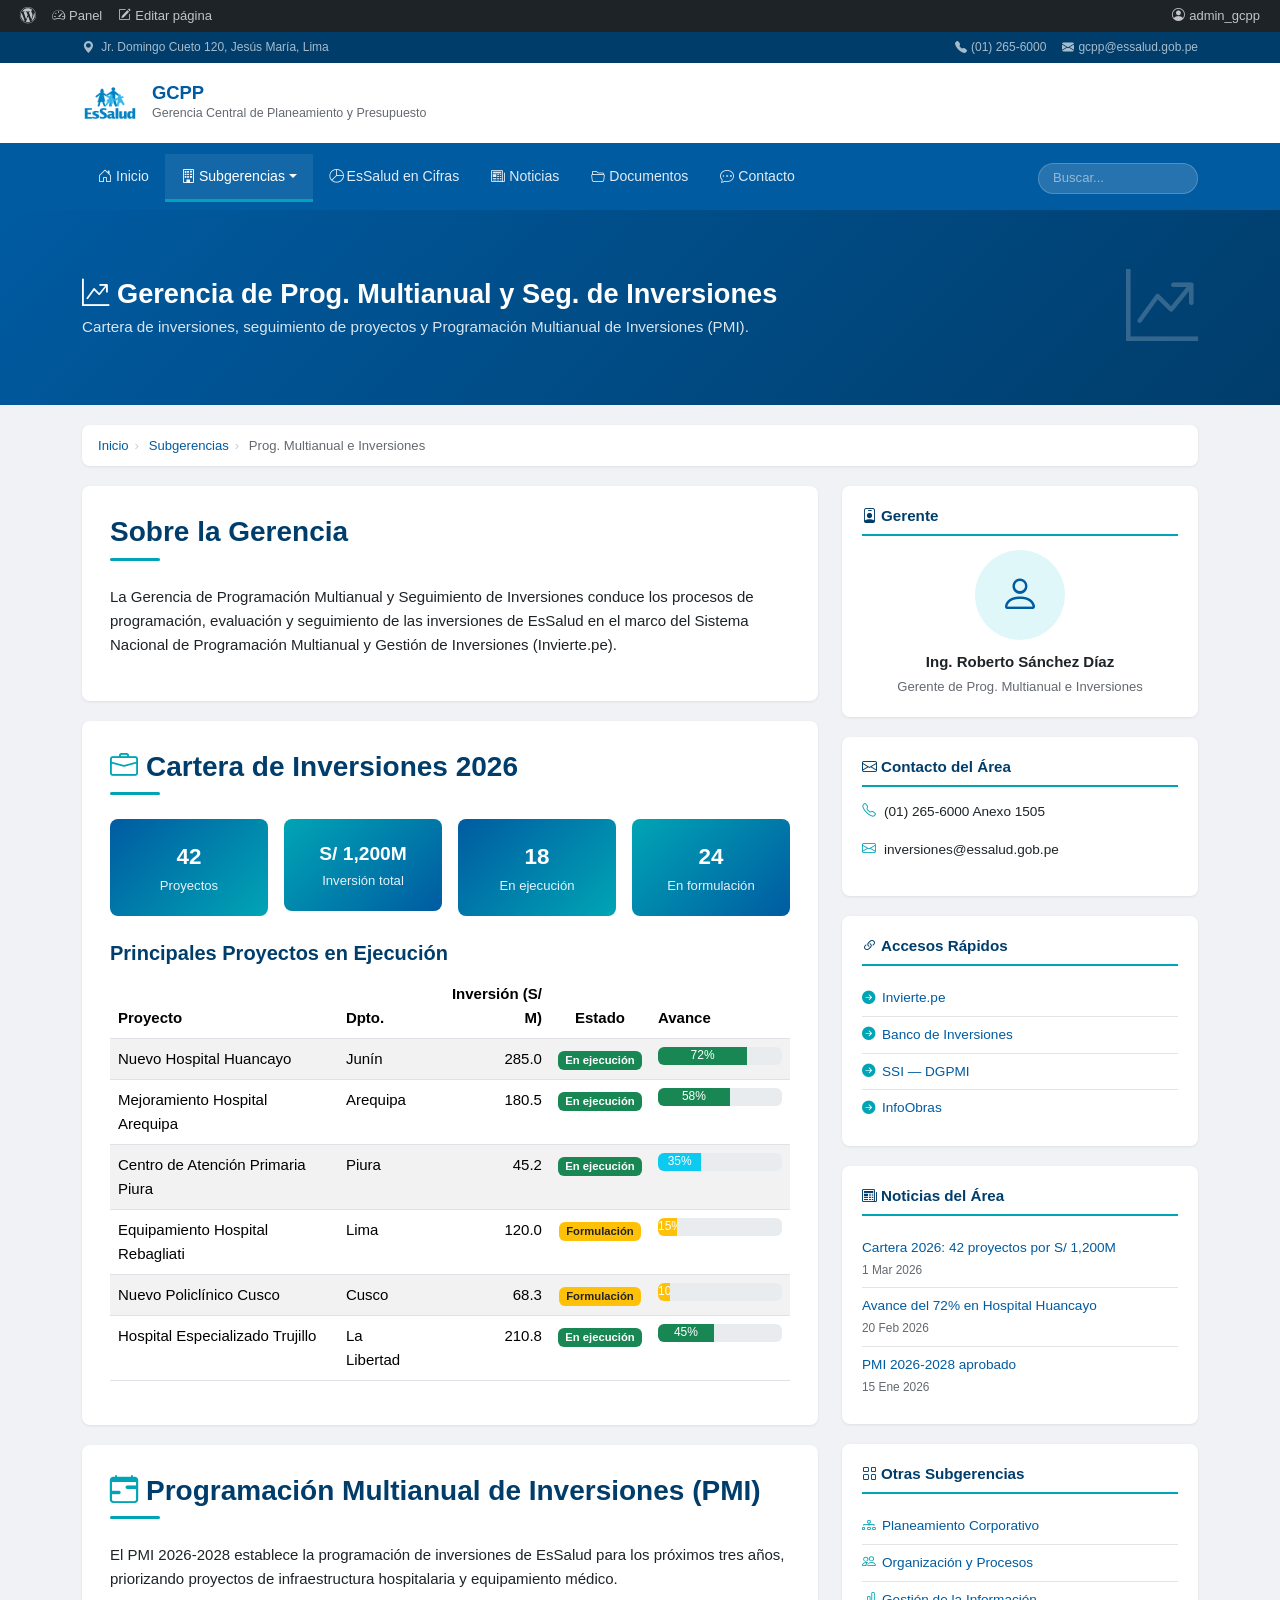
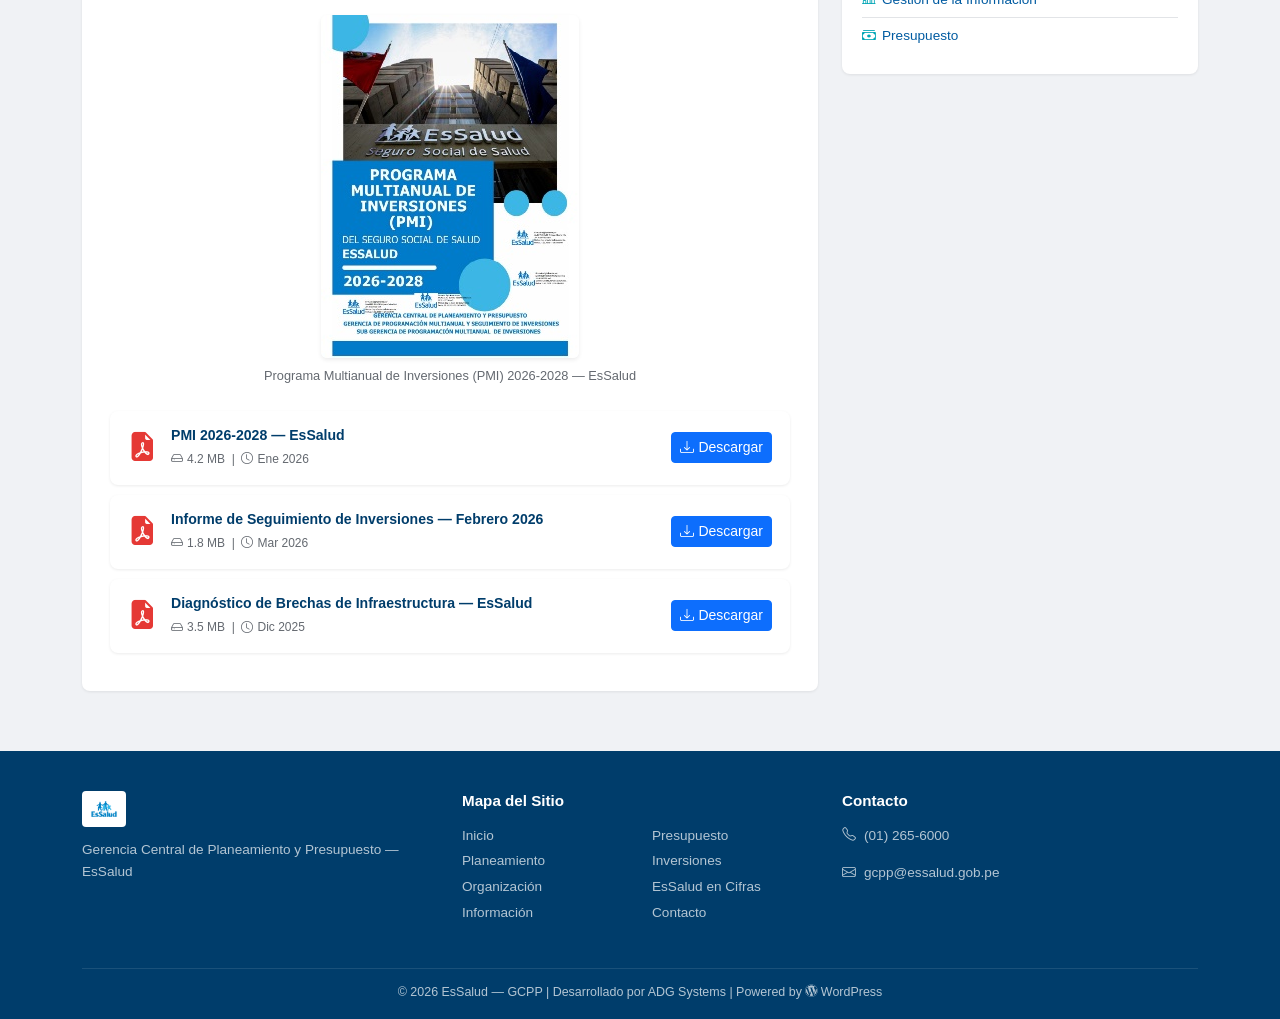
<file: prototipo2/inversiones.html>
<!DOCTYPE html>
<html lang="es" class="wp-theme-gcpp">
<head>
  <meta charset="UTF-8">
  <meta name="viewport" content="width=device-width, initial-scale=1.0">
  <title>Prog. Multianual e Inversiones — Portal GCPP | EsSalud</title>
  <meta name="description" content="Gerencia de Programación Multianual y Seguimiento de Inversiones. Cartera de inversiones, seguimiento de proyectos y PMI.">
  <link href="https://cdn.jsdelivr.net/npm/bootstrap@5.3.3/dist/css/bootstrap.min.css" rel="stylesheet">
  <link href="https://cdn.jsdelivr.net/npm/bootstrap-icons@1.11.3/font/bootstrap-icons.min.css" rel="stylesheet">
  <link href="css/theme.css" rel="stylesheet">
</head>
<body class="page page-template-page-subgerencia has-admin-bar">

  <div class="wp-admin-bar">
    <a href="#" class="ab-item wp-logo"><i class="bi bi-wordpress"></i></a>
    <a href="#" class="ab-item"><i class="bi bi-speedometer2"></i> Panel</a>
    <a href="#" class="ab-item"><i class="bi bi-pencil-square"></i> Editar página</a>
    <span class="ab-right"><a href="#" class="ab-item"><i class="bi bi-person-circle"></i> admin_gcpp</a></span>
  </div>

  <div class="site-header-top">
    <div class="container d-flex justify-content-between align-items-center">
      <span><i class="bi bi-geo-alt-fill me-1"></i> Jr. Domingo Cueto 120, Jesús María, Lima</span>
      <div class="d-none d-md-flex gap-3">
        <a href="#"><i class="bi bi-telephone-fill me-1"></i>(01) 265-6000</a>
        <a href="#"><i class="bi bi-envelope-fill me-1"></i>gcpp@essalud.gob.pe</a>
      </div>
    </div>
  </div>

  <header class="site-header">
    <div class="container">
      <div class="d-flex justify-content-between align-items-center">
        <div class="site-branding">
          <a href="index.html"><img src="../images/essalud_logo.png" alt="EsSalud" class="site-logo"></a>
          <div><p class="site-title">GCPP</p><p class="site-description">Gerencia Central de Planeamiento y Presupuesto</p></div>
        </div>
      </div>
    </div>
  </header>

  <nav class="navbar navbar-expand-lg wp-nav-menu">
    <div class="container">
      <button class="navbar-toggler" type="button" data-bs-toggle="collapse" data-bs-target="#menuPrimary" style="border-color:rgba(255,255,255,.3)"><span class="navbar-toggler-icon" style="filter:invert(1);"></span></button>
      <div class="collapse navbar-collapse" id="menuPrimary">
        <ul class="navbar-nav">
          <li class="nav-item"><a class="nav-link" href="index.html"><i class="bi bi-house-door me-1"></i>Inicio</a></li>
          <li class="nav-item dropdown">
            <a class="nav-link dropdown-toggle active" href="#" data-bs-toggle="dropdown"><i class="bi bi-building me-1"></i>Subgerencias</a>
            <ul class="dropdown-menu">
              <li><a class="dropdown-item" href="planeamiento.html"><i class="bi bi-diagram-3"></i> Planeamiento Corporativo</a></li>
              <li><a class="dropdown-item" href="organizacion.html"><i class="bi bi-people"></i> Organización y Procesos</a></li>
              <li><a class="dropdown-item" href="informacion.html"><i class="bi bi-bar-chart-line"></i> Gestión de la Información</a></li>
              <li><a class="dropdown-item" href="presupuesto.html"><i class="bi bi-cash-stack"></i> Presupuesto</a></li>
              <li><a class="dropdown-item active" href="inversiones.html"><i class="bi bi-graph-up-arrow"></i> Prog. Multianual e Inversiones</a></li>
            </ul>
          </li>
          <li class="nav-item"><a class="nav-link" href="cifras.html"><i class="bi bi-pie-chart me-1"></i>EsSalud en Cifras</a></li>
          <li class="nav-item"><a class="nav-link" href="noticias.html"><i class="bi bi-newspaper me-1"></i>Noticias</a></li>
          <li class="nav-item"><a class="nav-link" href="documentos.html"><i class="bi bi-folder2-open me-1"></i>Documentos</a></li>
          <li class="nav-item"><a class="nav-link" href="contacto.html"><i class="bi bi-chat-dots me-1"></i>Contacto</a></li>
        </ul>
        <form class="wp-search-form ms-auto" role="search"><input type="search" placeholder="Buscar..." name="s"></form>
      </div>
    </div>
  </nav>

  <main id="main" class="site-main">
    <section class="page-hero">
      <div class="container">
        <div class="row align-items-center">
          <div class="col-lg-9">
            <h1><i class="bi bi-graph-up-arrow me-2"></i>Gerencia de Prog. Multianual y Seg. de Inversiones</h1>
            <p class="page-description">Cartera de inversiones, seguimiento de proyectos y Programación Multianual de Inversiones (PMI).</p>
          </div>
          <div class="col-lg-3 text-end d-none d-lg-block"><i class="bi bi-graph-up-arrow" style="font-size:4.5rem; opacity:.2;"></i></div>
        </div>
      </div>
    </section>

    <div class="container" style="padding-top:20px; padding-bottom:40px;">
      <div class="yoast-breadcrumbs">
        <a href="index.html">Inicio</a><span class="separator">&rsaquo;</span>
        <a href="#">Subgerencias</a><span class="separator">&rsaquo;</span>
        <span class="current">Prog. Multianual e Inversiones</span>
      </div>

      <div class="row g-4">
        <div class="col-lg-8">

          <div class="content-block">
            <h3 class="wp-block-heading">Sobre la Gerencia</h3>
            <p>La Gerencia de Programación Multianual y Seguimiento de Inversiones conduce los procesos de programación, evaluación y seguimiento de las inversiones de EsSalud en el marco del Sistema Nacional de Programación Multianual y Gestión de Inversiones (Invierte.pe).</p>
          </div>

          <!-- Cartera de Inversiones -->
          <div class="content-block">
            <h3 class="wp-block-heading"><i class="bi bi-briefcase me-2" style="color:var(--wp-accent);"></i>Cartera de Inversiones 2026</h3>
            <div class="row g-3 mb-4">
              <div class="col-6 col-md-3"><div class="kpi-card"><div class="kpi-value" style="font-size:1.4rem;">42</div><div class="kpi-label">Proyectos</div></div></div>
              <div class="col-6 col-md-3"><div class="kpi-card alt"><div class="kpi-value" style="font-size:1.2rem;">S/ 1,200M</div><div class="kpi-label">Inversión total</div></div></div>
              <div class="col-6 col-md-3"><div class="kpi-card"><div class="kpi-value" style="font-size:1.4rem;">18</div><div class="kpi-label">En ejecución</div></div></div>
              <div class="col-6 col-md-3"><div class="kpi-card alt"><div class="kpi-value" style="font-size:1.4rem;">24</div><div class="kpi-label">En formulación</div></div></div>
            </div>

            <h5>Principales Proyectos en Ejecución</h5>
            <div class="table-responsive">
              <table class="table table-striped table-hover tablepress">
                <thead style="background:var(--wp-primary); color:#fff;">
                  <tr><th>Proyecto</th><th>Dpto.</th><th class="text-end">Inversión (S/ M)</th><th class="text-center">Estado</th><th style="width:140px;">Avance</th></tr>
                </thead>
                <tbody>
                  <tr><td>Nuevo Hospital Huancayo</td><td>Junín</td><td class="text-end">285.0</td><td class="text-center"><span class="badge bg-success">En ejecución</span></td><td><div class="progress" style="height:18px;"><div class="progress-bar bg-success" style="width:72%">72%</div></div></td></tr>
                  <tr><td>Mejoramiento Hospital Arequipa</td><td>Arequipa</td><td class="text-end">180.5</td><td class="text-center"><span class="badge bg-success">En ejecución</span></td><td><div class="progress" style="height:18px;"><div class="progress-bar bg-success" style="width:58%">58%</div></div></td></tr>
                  <tr><td>Centro de Atención Primaria Piura</td><td>Piura</td><td class="text-end">45.2</td><td class="text-center"><span class="badge bg-success">En ejecución</span></td><td><div class="progress" style="height:18px;"><div class="progress-bar bg-info" style="width:35%">35%</div></div></td></tr>
                  <tr><td>Equipamiento Hospital Rebagliati</td><td>Lima</td><td class="text-end">120.0</td><td class="text-center"><span class="badge bg-warning text-dark">Formulación</span></td><td><div class="progress" style="height:18px;"><div class="progress-bar bg-warning" style="width:15%">15%</div></div></td></tr>
                  <tr><td>Nuevo Policlínico Cusco</td><td>Cusco</td><td class="text-end">68.3</td><td class="text-center"><span class="badge bg-warning text-dark">Formulación</span></td><td><div class="progress" style="height:18px;"><div class="progress-bar bg-warning" style="width:10%">10%</div></div></td></tr>
                  <tr><td>Hospital Especializado Trujillo</td><td>La Libertad</td><td class="text-end">210.8</td><td class="text-center"><span class="badge bg-success">En ejecución</span></td><td><div class="progress" style="height:18px;"><div class="progress-bar bg-success" style="width:45%">45%</div></div></td></tr>
                </tbody>
              </table>
            </div>
          </div>

          <!-- PMI -->
          <div class="content-block">
            <h3 class="wp-block-heading"><i class="bi bi-calendar-range me-2" style="color:var(--wp-accent);"></i>Programación Multianual de Inversiones (PMI)</h3>
            <p>El PMI 2026-2028 establece la programación de inversiones de EsSalud para los próximos tres años, priorizando proyectos de infraestructura hospitalaria y equipamiento médico.</p>

            <!-- wp:image — Portada PMI -->
            <figure class="wp-block-image my-4 text-center">
              <img src="../images/image011.jpg" alt="Programa Multianual de Inversiones PMI 2026-2028" class="img-fluid rounded shadow-sm" style="max-height:400px;">
              <figcaption style="font-size:.8rem; color:var(--wp-text-light); margin-top:8px;">Programa Multianual de Inversiones (PMI) 2026-2028 — EsSalud</figcaption>
            </figure>

            <div class="wpdr-document">
              <i class="bi bi-file-earmark-pdf-fill wpdr-icon"></i>
              <div class="wpdr-info"><h6>PMI 2026-2028 — EsSalud</h6><span><i class="bi bi-hdd me-1"></i>4.2 MB &nbsp;|&nbsp; <i class="bi bi-clock me-1"></i>Ene 2026</span></div>
              <a href="#" class="btn btn-sm btn-primary"><i class="bi bi-download me-1"></i>Descargar</a>
            </div>
            <div class="wpdr-document">
              <i class="bi bi-file-earmark-pdf-fill wpdr-icon"></i>
              <div class="wpdr-info"><h6>Informe de Seguimiento de Inversiones — Febrero 2026</h6><span><i class="bi bi-hdd me-1"></i>1.8 MB &nbsp;|&nbsp; <i class="bi bi-clock me-1"></i>Mar 2026</span></div>
              <a href="#" class="btn btn-sm btn-primary"><i class="bi bi-download me-1"></i>Descargar</a>
            </div>
            <div class="wpdr-document">
              <i class="bi bi-file-earmark-pdf-fill wpdr-icon"></i>
              <div class="wpdr-info"><h6>Diagnóstico de Brechas de Infraestructura — EsSalud</h6><span><i class="bi bi-hdd me-1"></i>3.5 MB &nbsp;|&nbsp; <i class="bi bi-clock me-1"></i>Dic 2025</span></div>
              <a href="#" class="btn btn-sm btn-primary"><i class="bi bi-download me-1"></i>Descargar</a>
            </div>
          </div>

        </div>

        <!-- Sidebar -->
        <div class="col-lg-4">
          <aside class="widget">
            <h3 class="widget-title"><i class="bi bi-person-badge me-1"></i>Gerente</h3>
            <div class="text-center">
              <div style="width:90px; height:90px; background:var(--wp-accent-light); border-radius:50%; margin:0 auto 10px; display:flex; align-items:center; justify-content:center;"><i class="bi bi-person" style="font-size:2.5rem; color:var(--wp-primary);"></i></div>
              <strong>Ing. Roberto Sánchez Díaz</strong>
              <p style="font-size:.82rem; color:var(--wp-text-light); margin:2px 0 0;">Gerente de Prog. Multianual e Inversiones</p>
            </div>
          </aside>
          <aside class="widget">
            <h3 class="widget-title"><i class="bi bi-envelope me-1"></i>Contacto del Área</h3>
            <p style="font-size:.85rem;"><i class="bi bi-telephone me-2" style="color:var(--wp-accent);"></i>(01) 265-6000 Anexo 1505</p>
            <p style="font-size:.85rem;"><i class="bi bi-envelope me-2" style="color:var(--wp-accent);"></i>inversiones@essalud.gob.pe</p>
          </aside>
          <aside class="widget">
            <h3 class="widget-title"><i class="bi bi-link-45deg me-1"></i>Accesos Rápidos</h3>
            <ul>
              <li><i class="bi bi-arrow-right-circle-fill"></i><a href="#">Invierte.pe</a></li>
              <li><i class="bi bi-arrow-right-circle-fill"></i><a href="#">Banco de Inversiones</a></li>
              <li><i class="bi bi-arrow-right-circle-fill"></i><a href="#">SSI — DGPMI</a></li>
              <li><i class="bi bi-arrow-right-circle-fill"></i><a href="#">InfoObras</a></li>
            </ul>
          </aside>
          <aside class="widget">
            <h3 class="widget-title"><i class="bi bi-newspaper me-1"></i>Noticias del Área</h3>
            <ul>
              <li><a href="#">Cartera 2026: 42 proyectos por S/ 1,200M</a><br><small style="color:var(--wp-text-light);">1 Mar 2026</small></li>
              <li><a href="#">Avance del 72% en Hospital Huancayo</a><br><small style="color:var(--wp-text-light);">20 Feb 2026</small></li>
              <li><a href="#">PMI 2026-2028 aprobado</a><br><small style="color:var(--wp-text-light);">15 Ene 2026</small></li>
            </ul>
          </aside>
          <aside class="widget">
            <h3 class="widget-title"><i class="bi bi-grid me-1"></i>Otras Subgerencias</h3>
            <ul>
              <li><i class="bi bi-diagram-3"></i><a href="planeamiento.html">Planeamiento Corporativo</a></li>
              <li><i class="bi bi-people"></i><a href="organizacion.html">Organización y Procesos</a></li>
              <li><i class="bi bi-bar-chart-line"></i><a href="informacion.html">Gestión de la Información</a></li>
              <li><i class="bi bi-cash-stack"></i><a href="presupuesto.html">Presupuesto</a></li>
            </ul>
          </aside>
        </div>
      </div>
    </div>
  </main>

  <footer class="site-footer">
    <div class="container">
      <div class="row g-4">
        <div class="col-lg-4"><img src="../images/essalud_logo.png" alt="EsSalud" class="footer-logo"><p>Gerencia Central de Planeamiento y Presupuesto — EsSalud</p></div>
        <div class="col-lg-4"><h5>Mapa del Sitio</h5><div class="row"><div class="col-6"><ul class="list-unstyled"><li class="mb-1"><a href="index.html">Inicio</a></li><li class="mb-1"><a href="planeamiento.html">Planeamiento</a></li><li class="mb-1"><a href="organizacion.html">Organización</a></li><li class="mb-1"><a href="informacion.html">Información</a></li></ul></div><div class="col-6"><ul class="list-unstyled"><li class="mb-1"><a href="presupuesto.html">Presupuesto</a></li><li class="mb-1"><a href="inversiones.html">Inversiones</a></li><li class="mb-1"><a href="cifras.html">EsSalud en Cifras</a></li><li class="mb-1"><a href="contacto.html">Contacto</a></li></ul></div></div></div>
        <div class="col-lg-4"><h5>Contacto</h5><p><i class="bi bi-telephone me-2"></i>(01) 265-6000</p><p><i class="bi bi-envelope me-2"></i>gcpp@essalud.gob.pe</p></div>
      </div>
      <div class="footer-bottom"><p class="mb-0">&copy; 2026 EsSalud — GCPP | Desarrollado por <a href="https://adg.com.pe" target="_blank">ADG Systems</a> | Powered by <a href="#"><i class="bi bi-wordpress"></i> WordPress</a></p></div>
    </div>
  </footer>
  <script src="https://cdn.jsdelivr.net/npm/bootstrap@5.3.3/dist/js/bootstrap.bundle.min.js"></script>
</body>
</html>
</file>
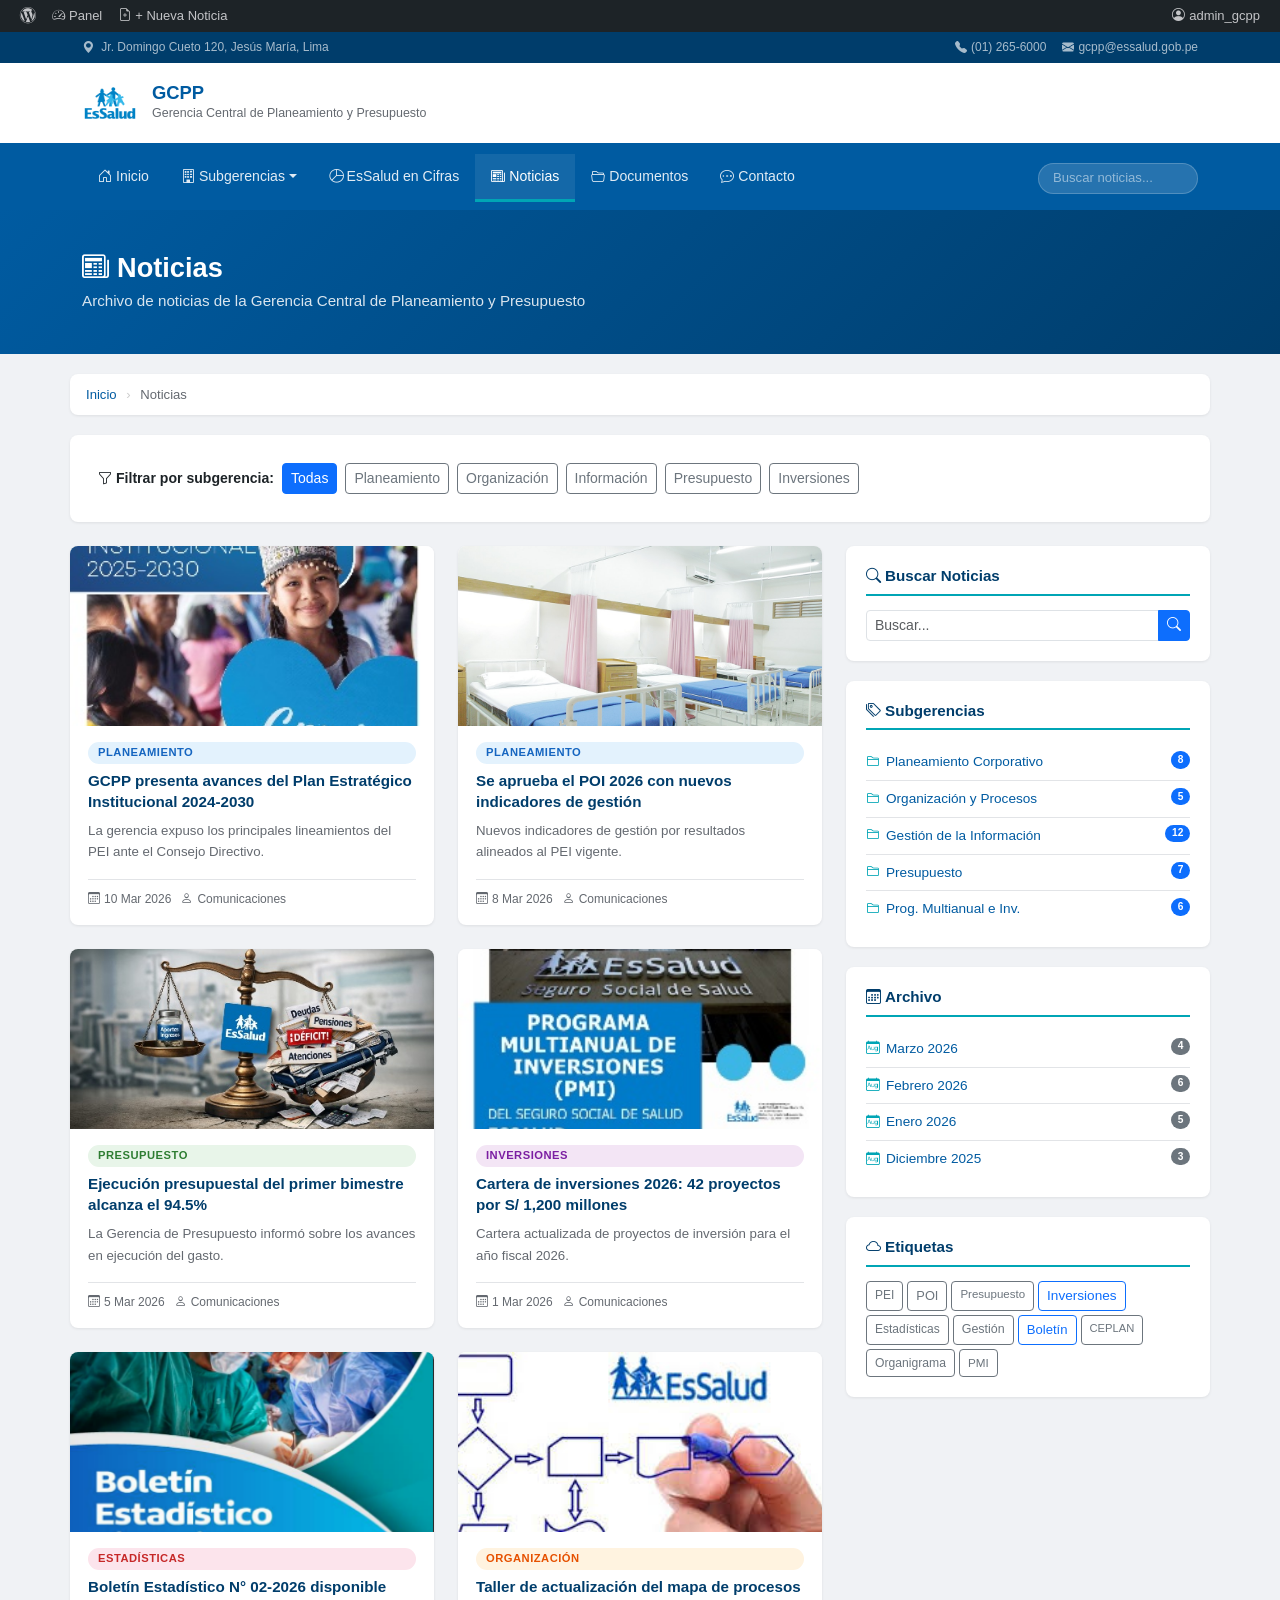
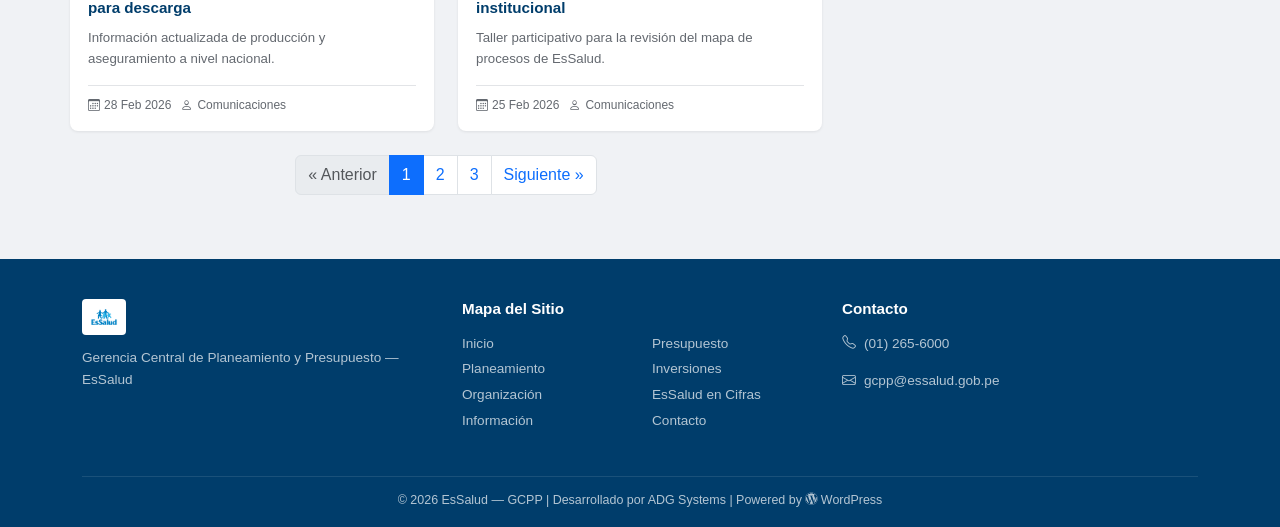
<file: prototipo2/noticias.html>
<!DOCTYPE html>
<html lang="es" class="wp-theme-gcpp">
<head>
  <meta charset="UTF-8">
  <meta name="viewport" content="width=device-width, initial-scale=1.0">
  <title>Noticias — Portal GCPP | EsSalud</title>
  <link href="https://cdn.jsdelivr.net/npm/bootstrap@5.3.3/dist/css/bootstrap.min.css" rel="stylesheet">
  <link href="https://cdn.jsdelivr.net/npm/bootstrap-icons@1.11.3/font/bootstrap-icons.min.css" rel="stylesheet">
  <link href="css/theme.css" rel="stylesheet">
</head>
<body class="archive post-type-archive-noticia_gcpp has-admin-bar">

  <!-- WP Admin Bar -->
  <div class="wp-admin-bar">
    <a href="#" class="ab-item wp-logo"><i class="bi bi-wordpress"></i></a>
    <a href="#" class="ab-item"><i class="bi bi-speedometer2"></i> Panel</a>
    <a href="#" class="ab-item"><i class="bi bi-file-earmark-plus"></i> + Nueva Noticia</a>
    <span class="ab-right">
      <a href="#" class="ab-item"><i class="bi bi-person-circle"></i> admin_gcpp</a>
    </span>
  </div>

  <!-- header.php -->
  <div class="site-header-top">
    <div class="container d-flex justify-content-between align-items-center">
      <span><i class="bi bi-geo-alt-fill me-1"></i> Jr. Domingo Cueto 120, Jesús María, Lima</span>
      <div class="d-none d-md-flex gap-3">
        <a href="#"><i class="bi bi-telephone-fill me-1"></i>(01) 265-6000</a>
        <a href="#"><i class="bi bi-envelope-fill me-1"></i>gcpp@essalud.gob.pe</a>
      </div>
    </div>
  </div>

  <header class="site-header">
    <div class="container">
      <div class="d-flex justify-content-between align-items-center">
        <div class="site-branding">
          <a href="index.html"><img src="../images/essalud_logo.png" alt="EsSalud" class="site-logo"></a>
          <div>
            <p class="site-title">GCPP</p>
            <p class="site-description">Gerencia Central de Planeamiento y Presupuesto</p>
          </div>
        </div>
      </div>
    </div>
  </header>

  <nav class="navbar navbar-expand-lg wp-nav-menu">
    <div class="container">
      <button class="navbar-toggler" type="button" data-bs-toggle="collapse" data-bs-target="#menuPrimary" style="border-color:rgba(255,255,255,.3)">
        <span class="navbar-toggler-icon" style="filter:invert(1);"></span>
      </button>
      <div class="collapse navbar-collapse" id="menuPrimary">
        <ul class="navbar-nav">
          <li class="nav-item"><a class="nav-link" href="index.html"><i class="bi bi-house-door me-1"></i>Inicio</a></li>
          <li class="nav-item dropdown">
            <a class="nav-link dropdown-toggle" href="#" data-bs-toggle="dropdown"><i class="bi bi-building me-1"></i>Subgerencias</a>
            <ul class="dropdown-menu">
              <li><a class="dropdown-item" href="planeamiento.html"><i class="bi bi-diagram-3"></i> Planeamiento Corporativo</a></li>
              <li><a class="dropdown-item" href="organizacion.html"><i class="bi bi-people"></i> Organización y Procesos</a></li>
              <li><a class="dropdown-item" href="informacion.html"><i class="bi bi-bar-chart-line"></i> Gestión de la Información</a></li>
              <li><a class="dropdown-item" href="presupuesto.html"><i class="bi bi-cash-stack"></i> Presupuesto</a></li>
              <li><a class="dropdown-item" href="inversiones.html"><i class="bi bi-graph-up-arrow"></i> Prog. Multianual e Inversiones</a></li>
            </ul>
          </li>
          <li class="nav-item"><a class="nav-link" href="cifras.html"><i class="bi bi-pie-chart me-1"></i>EsSalud en Cifras</a></li>
          <li class="nav-item"><a class="nav-link active" href="noticias.html"><i class="bi bi-newspaper me-1"></i>Noticias</a></li>
          <li class="nav-item"><a class="nav-link" href="documentos.html"><i class="bi bi-folder2-open me-1"></i>Documentos</a></li>
          <li class="nav-item"><a class="nav-link" href="contacto.html"><i class="bi bi-chat-dots me-1"></i>Contacto</a></li>
        </ul>
        <form class="wp-search-form ms-auto" role="search">
          <input type="search" placeholder="Buscar noticias..." name="s">
        </form>
      </div>
    </div>
  </nav>

  <!-- ============ archive-noticia_gcpp.php ============ -->
  <main id="main" class="site-main">

    <section class="page-hero">
      <div class="container">
        <h1><i class="bi bi-newspaper me-2"></i>Noticias</h1>
        <p class="page-description">
          <!-- post_type_archive_title() -->
          Archivo de noticias de la Gerencia Central de Planeamiento y Presupuesto
        </p>
      </div>
    </section>

    <div class="container" style="padding:20px 0 48px;">

      <!-- Yoast Breadcrumbs -->
      <div class="yoast-breadcrumbs">
        <a href="index.html">Inicio</a>
        <span class="separator">&rsaquo;</span>
        <span class="current">Noticias</span>
      </div>

      <!-- Filtro por taxonomía: 'subgerencia' -->
      <div class="content-block mb-4">
        <div class="d-flex flex-wrap align-items-center gap-2">
          <span style="font-weight:600; font-size:.88rem;"><i class="bi bi-funnel me-1"></i>Filtrar por subgerencia:</span>
          <!-- get_terms('subgerencia') loop -->
          <a href="#" class="btn btn-primary btn-sm">Todas</a>
          <a href="#" class="btn btn-outline-secondary btn-sm">Planeamiento</a>
          <a href="#" class="btn btn-outline-secondary btn-sm">Organización</a>
          <a href="#" class="btn btn-outline-secondary btn-sm">Información</a>
          <a href="#" class="btn btn-outline-secondary btn-sm">Presupuesto</a>
          <a href="#" class="btn btn-outline-secondary btn-sm">Inversiones</a>
        </div>
      </div>

      <div class="row g-4">
        <!-- Content area -->
        <div class="col-lg-8">
          <!-- WP_Query Loop: post_type='noticia_gcpp', posts_per_page=6 -->
          <div class="row g-4">

            <!-- while(have_posts()): the_post(); -->
            <div class="col-md-6">
              <article class="cpt-noticia-card">
                <img src="../images/image001.jpg" class="post-thumbnail" alt="PEI 2024-2030" style="object-fit:cover;">
                <div class="entry-content">
                  <span class="taxonomy-badge tax-planeamiento">Planeamiento</span>
                  <h5 class="entry-title"><a href="#">GCPP presenta avances del Plan Estratégico Institucional 2024-2030</a></h5>
                  <p class="entry-summary">La gerencia expuso los principales lineamientos del PEI ante el Consejo Directivo.</p>
                  <div class="entry-meta">
                    <span><i class="bi bi-calendar3 me-1"></i>10 Mar 2026</span>
                    <span><i class="bi bi-person me-1"></i>Comunicaciones</span>
                  </div>
                </div>
              </article>
            </div>

            <div class="col-md-6">
              <article class="cpt-noticia-card">
                <img src="../images/hero_banner.jpg" class="post-thumbnail" alt="POI 2026" style="object-fit:cover;">
                <div class="entry-content">
                  <span class="taxonomy-badge tax-planeamiento">Planeamiento</span>
                  <h5 class="entry-title"><a href="#">Se aprueba el POI 2026 con nuevos indicadores de gestión</a></h5>
                  <p class="entry-summary">Nuevos indicadores de gestión por resultados alineados al PEI vigente.</p>
                  <div class="entry-meta">
                    <span><i class="bi bi-calendar3 me-1"></i>8 Mar 2026</span>
                    <span><i class="bi bi-person me-1"></i>Comunicaciones</span>
                  </div>
                </div>
              </article>
            </div>

            <div class="col-md-6">
              <article class="cpt-noticia-card">
                <img src="../images/image009.jpg" class="post-thumbnail" alt="Presupuesto" style="object-fit:cover;">
                <div class="entry-content">
                  <span class="taxonomy-badge tax-presupuesto">Presupuesto</span>
                  <h5 class="entry-title"><a href="#">Ejecución presupuestal del primer bimestre alcanza el 94.5%</a></h5>
                  <p class="entry-summary">La Gerencia de Presupuesto informó sobre los avances en ejecución del gasto.</p>
                  <div class="entry-meta">
                    <span><i class="bi bi-calendar3 me-1"></i>5 Mar 2026</span>
                    <span><i class="bi bi-person me-1"></i>Comunicaciones</span>
                  </div>
                </div>
              </article>
            </div>

            <div class="col-md-6">
              <article class="cpt-noticia-card">
                <img src="../images/image011.jpg" class="post-thumbnail" alt="Inversiones" style="object-fit:cover;">
                <div class="entry-content">
                  <span class="taxonomy-badge tax-inversiones">Inversiones</span>
                  <h5 class="entry-title"><a href="#">Cartera de inversiones 2026: 42 proyectos por S/ 1,200 millones</a></h5>
                  <p class="entry-summary">Cartera actualizada de proyectos de inversión para el año fiscal 2026.</p>
                  <div class="entry-meta">
                    <span><i class="bi bi-calendar3 me-1"></i>1 Mar 2026</span>
                    <span><i class="bi bi-person me-1"></i>Comunicaciones</span>
                  </div>
                </div>
              </article>
            </div>

            <div class="col-md-6">
              <article class="cpt-noticia-card">
                <img src="../images/image005.png" class="post-thumbnail" alt="Boletín Estadístico" style="object-fit:cover;">
                <div class="entry-content">
                  <span class="taxonomy-badge tax-cifras">Estadísticas</span>
                  <h5 class="entry-title"><a href="#">Boletín Estadístico N° 02-2026 disponible para descarga</a></h5>
                  <p class="entry-summary">Información actualizada de producción y aseguramiento a nivel nacional.</p>
                  <div class="entry-meta">
                    <span><i class="bi bi-calendar3 me-1"></i>28 Feb 2026</span>
                    <span><i class="bi bi-person me-1"></i>Comunicaciones</span>
                  </div>
                </div>
              </article>
            </div>

            <div class="col-md-6">
              <article class="cpt-noticia-card">
                <img src="../images/image003.jpg" class="post-thumbnail" alt="Procesos" style="object-fit:cover;">
                <div class="entry-content">
                  <span class="taxonomy-badge tax-organizacion">Organización</span>
                  <h5 class="entry-title"><a href="#">Taller de actualización del mapa de procesos institucional</a></h5>
                  <p class="entry-summary">Taller participativo para la revisión del mapa de procesos de EsSalud.</p>
                  <div class="entry-meta">
                    <span><i class="bi bi-calendar3 me-1"></i>25 Feb 2026</span>
                    <span><i class="bi bi-person me-1"></i>Comunicaciones</span>
                  </div>
                </div>
              </article>
            </div>
            <!-- endwhile; -->

          </div>

          <!-- wp_pagenavi() — Paginación -->
          <nav class="mt-4" aria-label="Paginación de noticias">
            <ul class="pagination justify-content-center">
              <li class="page-item disabled"><a class="page-link" href="#">&laquo; Anterior</a></li>
              <li class="page-item active"><a class="page-link" href="#">1</a></li>
              <li class="page-item"><a class="page-link" href="#">2</a></li>
              <li class="page-item"><a class="page-link" href="#">3</a></li>
              <li class="page-item"><a class="page-link" href="#">Siguiente &raquo;</a></li>
            </ul>
          </nav>
        </div>

        <!-- Sidebar: dynamic_sidebar('sidebar-noticias') -->
        <div class="col-lg-4">
          <!-- Widget: Buscar (WP_Widget_Search) -->
          <aside class="widget widget_search">
            <h3 class="widget-title"><i class="bi bi-search me-1"></i>Buscar Noticias</h3>
            <form role="search">
              <div class="input-group">
                <input type="search" class="form-control form-control-sm" placeholder="Buscar...">
                <button class="btn btn-primary btn-sm"><i class="bi bi-search"></i></button>
              </div>
            </form>
          </aside>

          <!-- Widget: Categorías (taxonomy: subgerencia) -->
          <aside class="widget widget_categories">
            <h3 class="widget-title"><i class="bi bi-tags me-1"></i>Subgerencias</h3>
            <ul>
              <li><i class="bi bi-folder2"></i><a href="#">Planeamiento Corporativo</a> <span class="badge bg-primary float-end rounded-pill">8</span></li>
              <li><i class="bi bi-folder2"></i><a href="#">Organización y Procesos</a> <span class="badge bg-primary float-end rounded-pill">5</span></li>
              <li><i class="bi bi-folder2"></i><a href="#">Gestión de la Información</a> <span class="badge bg-primary float-end rounded-pill">12</span></li>
              <li><i class="bi bi-folder2"></i><a href="#">Presupuesto</a> <span class="badge bg-primary float-end rounded-pill">7</span></li>
              <li><i class="bi bi-folder2"></i><a href="#">Prog. Multianual e Inv.</a> <span class="badge bg-primary float-end rounded-pill">6</span></li>
            </ul>
          </aside>

          <!-- Widget: Archivo por mes (WP_Widget_Archives) -->
          <aside class="widget widget_archive">
            <h3 class="widget-title"><i class="bi bi-calendar3 me-1"></i>Archivo</h3>
            <ul>
              <li><i class="bi bi-calendar-month"></i><a href="#">Marzo 2026</a> <span class="badge bg-secondary float-end rounded-pill">4</span></li>
              <li><i class="bi bi-calendar-month"></i><a href="#">Febrero 2026</a> <span class="badge bg-secondary float-end rounded-pill">6</span></li>
              <li><i class="bi bi-calendar-month"></i><a href="#">Enero 2026</a> <span class="badge bg-secondary float-end rounded-pill">5</span></li>
              <li><i class="bi bi-calendar-month"></i><a href="#">Diciembre 2025</a> <span class="badge bg-secondary float-end rounded-pill">3</span></li>
            </ul>
          </aside>

          <!-- Widget: Nube de Tags (WP_Widget_Tag_Cloud) -->
          <aside class="widget widget_tag_cloud">
            <h3 class="widget-title"><i class="bi bi-cloud me-1"></i>Etiquetas</h3>
            <div class="d-flex flex-wrap gap-1">
              <a href="#" class="btn btn-sm btn-outline-secondary" style="font-size:.75rem;">PEI</a>
              <a href="#" class="btn btn-sm btn-outline-secondary" style="font-size:.8rem;">POI</a>
              <a href="#" class="btn btn-sm btn-outline-secondary" style="font-size:.72rem;">Presupuesto</a>
              <a href="#" class="btn btn-sm btn-outline-primary" style="font-size:.85rem;">Inversiones</a>
              <a href="#" class="btn btn-sm btn-outline-secondary" style="font-size:.75rem;">Estadísticas</a>
              <a href="#" class="btn btn-sm btn-outline-secondary" style="font-size:.78rem;">Gestión</a>
              <a href="#" class="btn btn-sm btn-outline-primary" style="font-size:.82rem;">Boletín</a>
              <a href="#" class="btn btn-sm btn-outline-secondary" style="font-size:.7rem;">CEPLAN</a>
              <a href="#" class="btn btn-sm btn-outline-secondary" style="font-size:.76rem;">Organigrama</a>
              <a href="#" class="btn btn-sm btn-outline-secondary" style="font-size:.73rem;">PMI</a>
            </div>
          </aside>
        </div>
      </div>
    </div>

  </main>

  <!-- footer.php -->
  <footer class="site-footer">
    <div class="container">
      <div class="row g-4">
        <div class="col-lg-4">
          <img src="../images/essalud_logo.png" alt="EsSalud" class="footer-logo">
          <p>Gerencia Central de Planeamiento y Presupuesto — EsSalud</p>
        </div>
        <div class="col-lg-4">
          <h5>Mapa del Sitio</h5>
          <div class="row">
            <div class="col-6"><ul class="list-unstyled"><li class="mb-1"><a href="index.html">Inicio</a></li><li class="mb-1"><a href="planeamiento.html">Planeamiento</a></li><li class="mb-1"><a href="organizacion.html">Organización</a></li><li class="mb-1"><a href="informacion.html">Información</a></li></ul></div>
            <div class="col-6"><ul class="list-unstyled"><li class="mb-1"><a href="presupuesto.html">Presupuesto</a></li><li class="mb-1"><a href="inversiones.html">Inversiones</a></li><li class="mb-1"><a href="cifras.html">EsSalud en Cifras</a></li><li class="mb-1"><a href="contacto.html">Contacto</a></li></ul></div>
          </div>
        </div>
        <div class="col-lg-4">
          <h5>Contacto</h5>
          <p><i class="bi bi-telephone me-2"></i>(01) 265-6000</p>
          <p><i class="bi bi-envelope me-2"></i>gcpp@essalud.gob.pe</p>
        </div>
      </div>
      <div class="footer-bottom">
        <p class="mb-0">&copy; 2026 EsSalud — GCPP | Desarrollado por <a href="https://adg.com.pe" target="_blank">ADG Systems</a> | Powered by <a href="#"><i class="bi bi-wordpress"></i> WordPress</a></p>
      </div>
    </div>
  </footer>

  <script src="https://cdn.jsdelivr.net/npm/bootstrap@5.3.3/dist/js/bootstrap.bundle.min.js"></script>
</body>
</html>
</file>
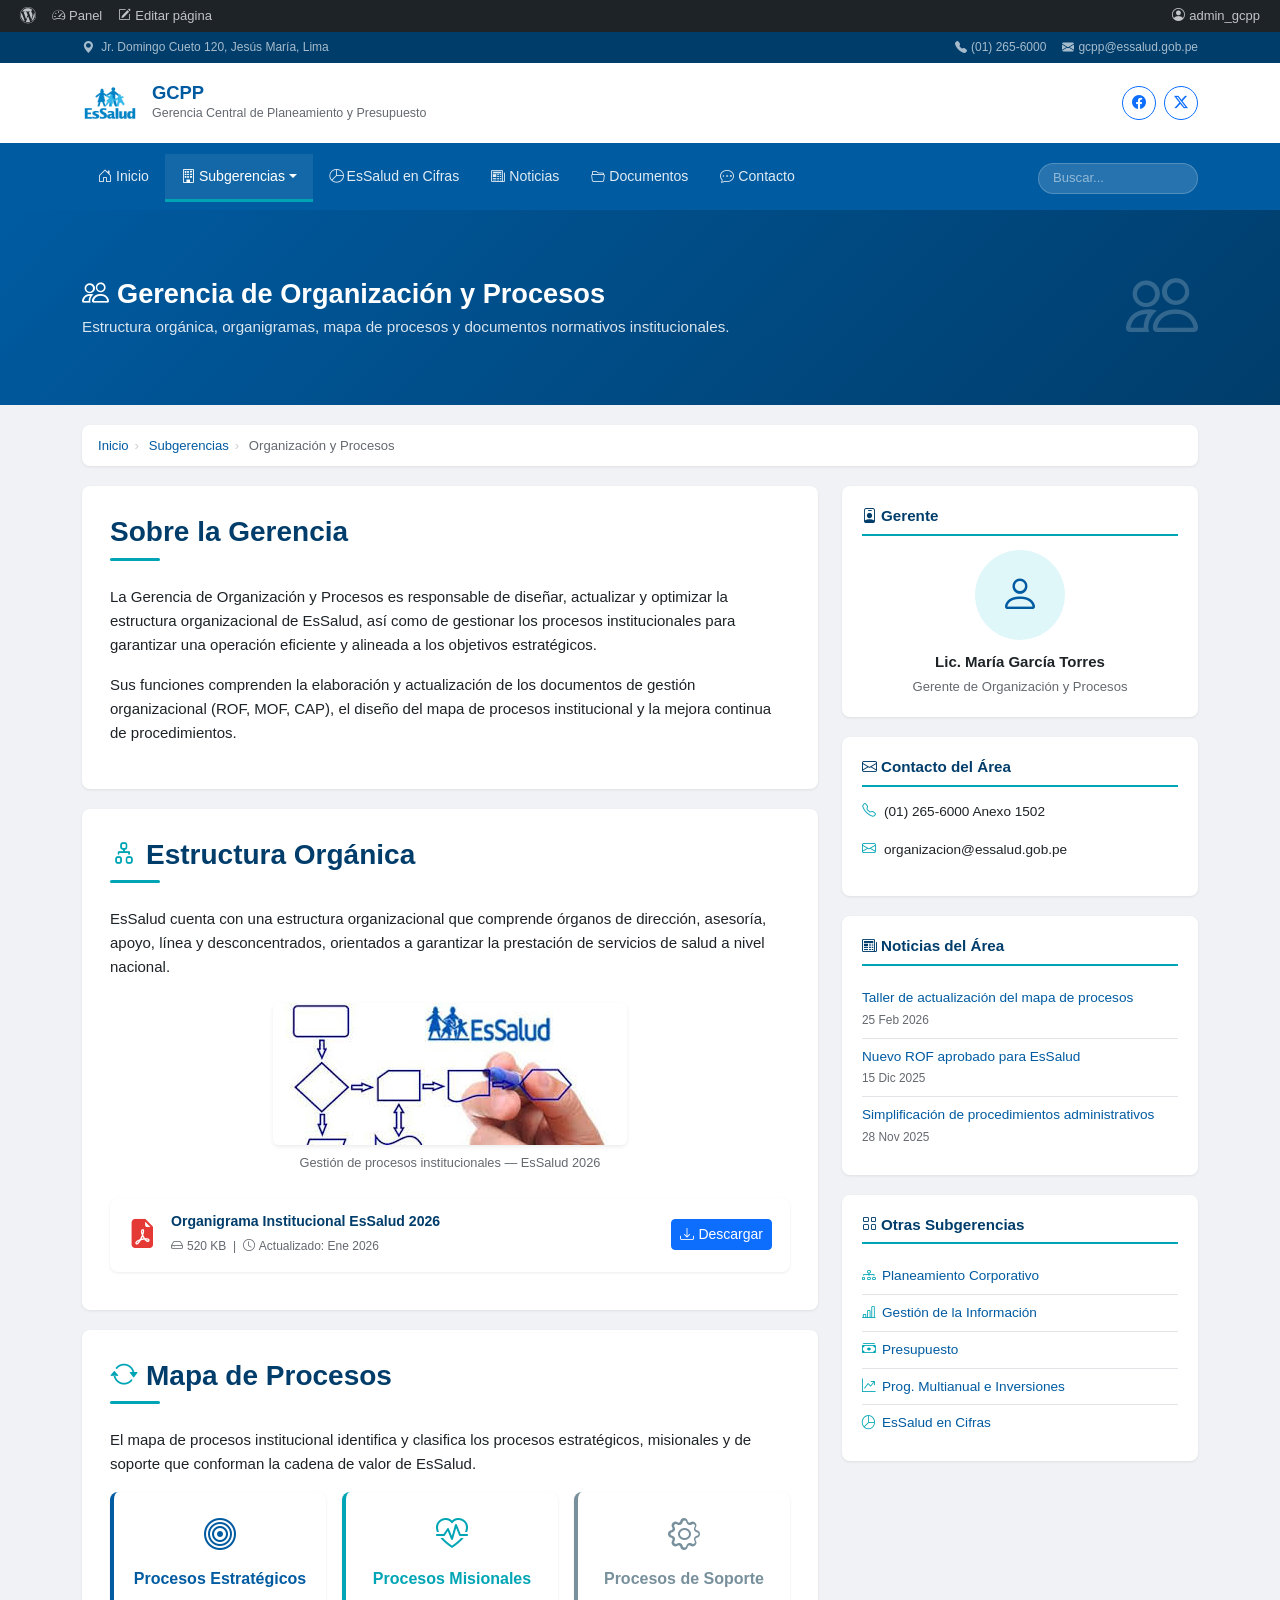
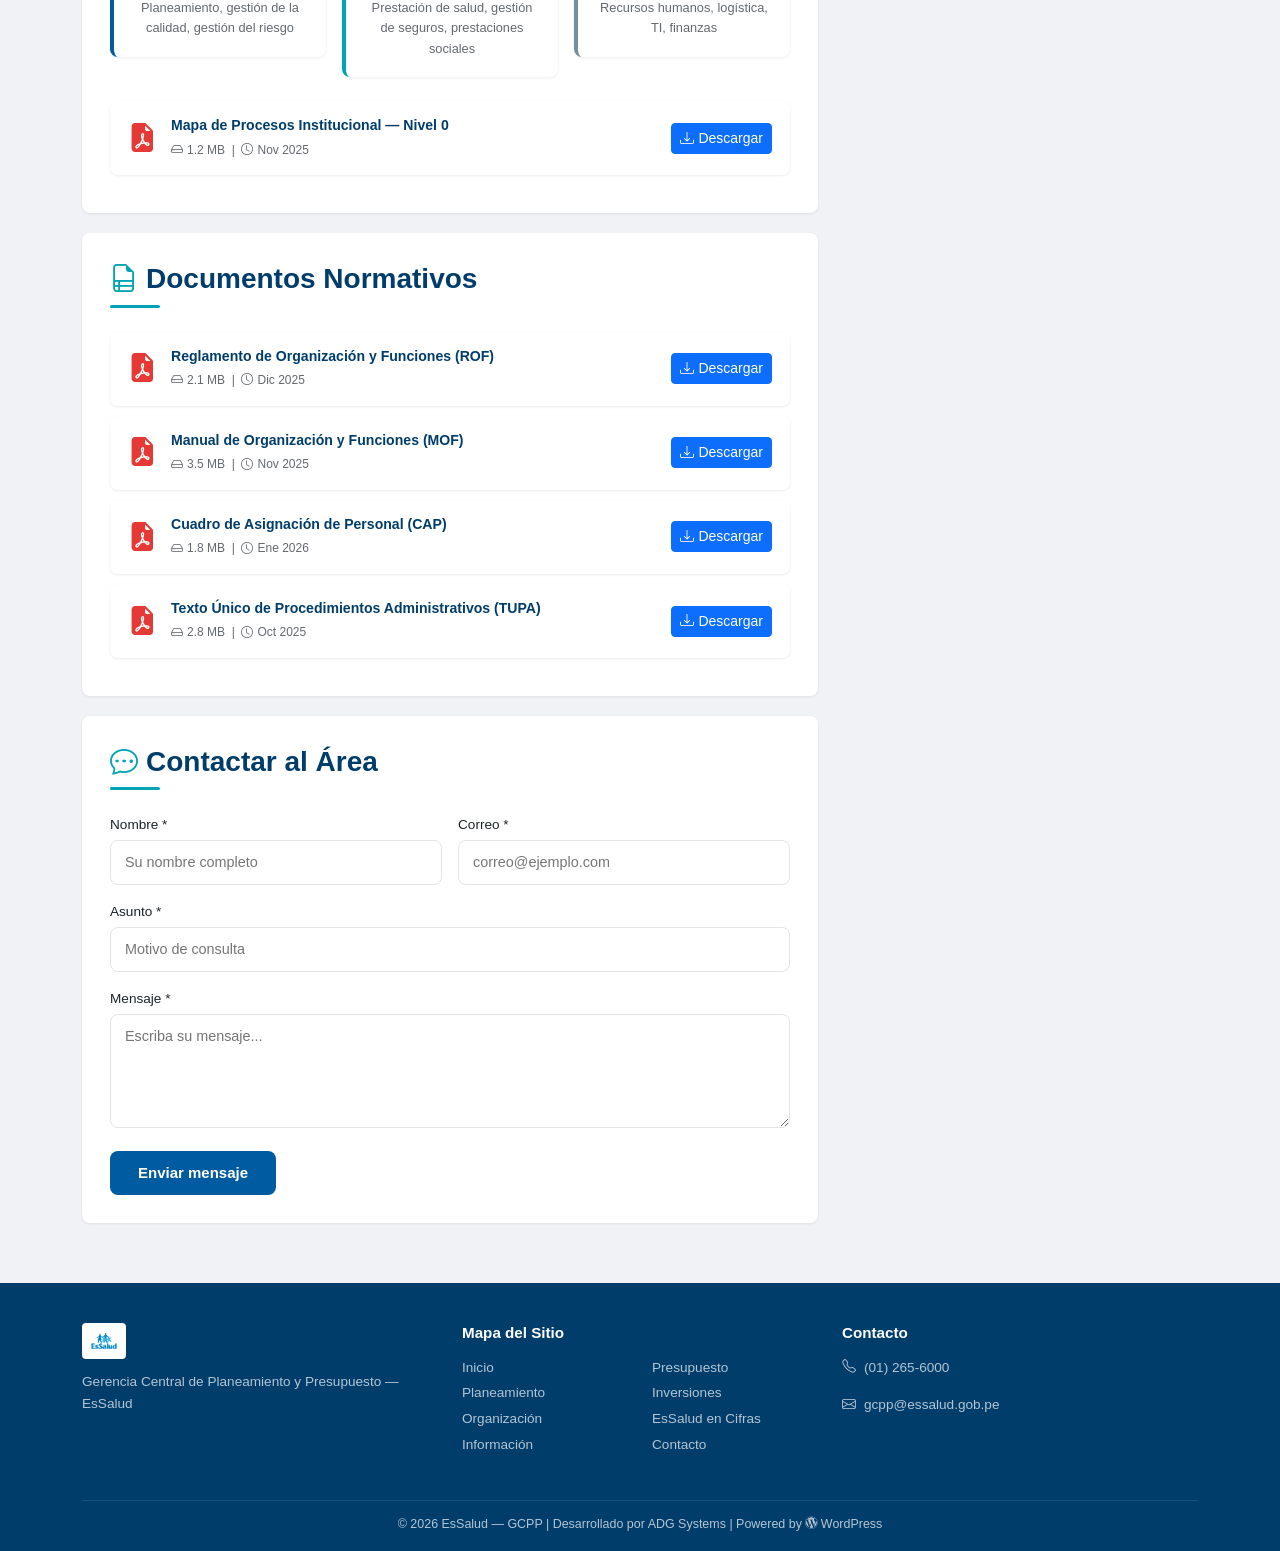
<file: prototipo2/organizacion.html>
<!DOCTYPE html>
<html lang="es" class="wp-theme-gcpp">
<head>
  <meta charset="UTF-8">
  <meta name="viewport" content="width=device-width, initial-scale=1.0">
  <title>Organización y Procesos — Portal GCPP | EsSalud</title>
  <meta name="description" content="Gerencia de Organización y Procesos. Estructura orgánica, organigramas, mapa de procesos y documentos normativos.">
  <link href="https://cdn.jsdelivr.net/npm/bootstrap@5.3.3/dist/css/bootstrap.min.css" rel="stylesheet">
  <link href="https://cdn.jsdelivr.net/npm/bootstrap-icons@1.11.3/font/bootstrap-icons.min.css" rel="stylesheet">
  <link href="css/theme.css" rel="stylesheet">
</head>
<body class="page page-template-page-subgerencia has-admin-bar">

  <!-- WP Admin Bar -->
  <div class="wp-admin-bar">
    <a href="#" class="ab-item wp-logo"><i class="bi bi-wordpress"></i></a>
    <a href="#" class="ab-item"><i class="bi bi-speedometer2"></i> Panel</a>
    <a href="#" class="ab-item"><i class="bi bi-pencil-square"></i> Editar página</a>
    <span class="ab-right"><a href="#" class="ab-item"><i class="bi bi-person-circle"></i> admin_gcpp</a></span>
  </div>

  <!-- header.php -->
  <div class="site-header-top">
    <div class="container d-flex justify-content-between align-items-center">
      <span><i class="bi bi-geo-alt-fill me-1"></i> Jr. Domingo Cueto 120, Jesús María, Lima</span>
      <div class="d-none d-md-flex gap-3">
        <a href="#"><i class="bi bi-telephone-fill me-1"></i>(01) 265-6000</a>
        <a href="#"><i class="bi bi-envelope-fill me-1"></i>gcpp@essalud.gob.pe</a>
      </div>
    </div>
  </div>

  <header class="site-header">
    <div class="container">
      <div class="d-flex justify-content-between align-items-center">
        <div class="site-branding">
          <a href="index.html"><img src="../images/essalud_logo.png" alt="EsSalud" class="site-logo"></a>
          <div><p class="site-title">GCPP</p><p class="site-description">Gerencia Central de Planeamiento y Presupuesto</p></div>
        </div>
        <div class="d-none d-lg-flex gap-2">
          <a href="#" class="btn btn-sm btn-outline-primary rounded-circle" style="width:34px;height:34px;display:flex;align-items:center;justify-content:center;"><i class="bi bi-facebook"></i></a>
          <a href="#" class="btn btn-sm btn-outline-primary rounded-circle" style="width:34px;height:34px;display:flex;align-items:center;justify-content:center;"><i class="bi bi-twitter-x"></i></a>
        </div>
      </div>
    </div>
  </header>

  <!-- wp_nav_menu -->
  <nav class="navbar navbar-expand-lg wp-nav-menu">
    <div class="container">
      <button class="navbar-toggler" type="button" data-bs-toggle="collapse" data-bs-target="#menuPrimary" style="border-color:rgba(255,255,255,.3)"><span class="navbar-toggler-icon" style="filter:invert(1);"></span></button>
      <div class="collapse navbar-collapse" id="menuPrimary">
        <ul class="navbar-nav">
          <li class="nav-item"><a class="nav-link" href="index.html"><i class="bi bi-house-door me-1"></i>Inicio</a></li>
          <li class="nav-item dropdown">
            <a class="nav-link dropdown-toggle active" href="#" data-bs-toggle="dropdown"><i class="bi bi-building me-1"></i>Subgerencias</a>
            <ul class="dropdown-menu">
              <li><a class="dropdown-item" href="planeamiento.html"><i class="bi bi-diagram-3"></i> Planeamiento Corporativo</a></li>
              <li><a class="dropdown-item active" href="organizacion.html"><i class="bi bi-people"></i> Organización y Procesos</a></li>
              <li><a class="dropdown-item" href="informacion.html"><i class="bi bi-bar-chart-line"></i> Gestión de la Información</a></li>
              <li><a class="dropdown-item" href="presupuesto.html"><i class="bi bi-cash-stack"></i> Presupuesto</a></li>
              <li><a class="dropdown-item" href="inversiones.html"><i class="bi bi-graph-up-arrow"></i> Prog. Multianual e Inversiones</a></li>
            </ul>
          </li>
          <li class="nav-item"><a class="nav-link" href="cifras.html"><i class="bi bi-pie-chart me-1"></i>EsSalud en Cifras</a></li>
          <li class="nav-item"><a class="nav-link" href="noticias.html"><i class="bi bi-newspaper me-1"></i>Noticias</a></li>
          <li class="nav-item"><a class="nav-link" href="documentos.html"><i class="bi bi-folder2-open me-1"></i>Documentos</a></li>
          <li class="nav-item"><a class="nav-link" href="contacto.html"><i class="bi bi-chat-dots me-1"></i>Contacto</a></li>
        </ul>
        <form class="wp-search-form ms-auto" role="search"><input type="search" placeholder="Buscar..." name="s"></form>
      </div>
    </div>
  </nav>

  <main id="main" class="site-main">

    <!-- Page Hero -->
    <section class="page-hero">
      <div class="container">
        <div class="row align-items-center">
          <div class="col-lg-9">
            <h1><i class="bi bi-people me-2"></i>Gerencia de Organización y Procesos</h1>
            <p class="page-description">Estructura orgánica, organigramas, mapa de procesos y documentos normativos institucionales.</p>
          </div>
          <div class="col-lg-3 text-end d-none d-lg-block">
            <i class="bi bi-people" style="font-size:4.5rem; opacity:.2;"></i>
          </div>
        </div>
      </div>
    </section>

    <div class="container" style="padding-top:20px; padding-bottom:40px;">

      <!-- Yoast Breadcrumbs -->
      <div class="yoast-breadcrumbs">
        <a href="index.html">Inicio</a><span class="separator">&rsaquo;</span>
        <a href="#">Subgerencias</a><span class="separator">&rsaquo;</span>
        <span class="current">Organización y Procesos</span>
      </div>

      <div class="row g-4">
        <!-- the_content() -->
        <div class="col-lg-8">

          <div class="content-block">
            <h3 class="wp-block-heading">Sobre la Gerencia</h3>
            <p>La Gerencia de Organización y Procesos es responsable de diseñar, actualizar y optimizar la estructura organizacional de EsSalud, así como de gestionar los procesos institucionales para garantizar una operación eficiente y alineada a los objetivos estratégicos.</p>
            <p>Sus funciones comprenden la elaboración y actualización de los documentos de gestión organizacional (ROF, MOF, CAP), el diseño del mapa de procesos institucional y la mejora continua de procedimientos.</p>
          </div>

          <!-- Estructura Orgánica -->
          <div class="content-block">
            <h3 class="wp-block-heading"><i class="bi bi-diagram-2 me-2" style="color:var(--wp-accent);"></i>Estructura Orgánica</h3>
            <p>EsSalud cuenta con una estructura organizacional que comprende órganos de dirección, asesoría, apoyo, línea y desconcentrados, orientados a garantizar la prestación de servicios de salud a nivel nacional.</p>

            <!-- wp:image -->
            <figure class="wp-block-image my-4 text-center">
              <img src="../images/image003.jpg" alt="Procesos Institucionales EsSalud" class="img-fluid rounded shadow-sm">
              <figcaption style="font-size:.8rem; color:var(--wp-text-light); margin-top:8px;">Gestión de procesos institucionales — EsSalud 2026</figcaption>
            </figure>

            <div class="wpdr-document">
              <i class="bi bi-file-earmark-pdf-fill wpdr-icon"></i>
              <div class="wpdr-info">
                <h6>Organigrama Institucional EsSalud 2026</h6>
                <span><i class="bi bi-hdd me-1"></i>520 KB &nbsp;|&nbsp; <i class="bi bi-clock me-1"></i>Actualizado: Ene 2026</span>
              </div>
              <a href="#" class="btn btn-sm btn-primary"><i class="bi bi-download me-1"></i>Descargar</a>
            </div>
          </div>

          <!-- Mapa de Procesos -->
          <div class="content-block">
            <h3 class="wp-block-heading"><i class="bi bi-arrow-repeat me-2" style="color:var(--wp-accent);"></i>Mapa de Procesos</h3>
            <p>El mapa de procesos institucional identifica y clasifica los procesos estratégicos, misionales y de soporte que conforman la cadena de valor de EsSalud.</p>

            <!-- wp:columns — Tipos de proceso -->
            <div class="row g-3 mb-4">
              <div class="col-md-4">
                <div class="content-block text-center" style="border-left:4px solid var(--wp-primary); padding:18px; margin:0;">
                  <i class="bi bi-bullseye" style="font-size:2rem; color:var(--wp-primary);"></i>
                  <h6 style="color:var(--wp-primary); margin-top:8px;">Procesos Estratégicos</h6>
                  <p style="font-size:.8rem; color:var(--wp-text-light); margin:0;">Planeamiento, gestión de la calidad, gestión del riesgo</p>
                </div>
              </div>
              <div class="col-md-4">
                <div class="content-block text-center" style="border-left:4px solid var(--wp-accent); padding:18px; margin:0;">
                  <i class="bi bi-heart-pulse" style="font-size:2rem; color:var(--wp-accent);"></i>
                  <h6 style="color:var(--wp-accent); margin-top:8px;">Procesos Misionales</h6>
                  <p style="font-size:.8rem; color:var(--wp-text-light); margin:0;">Prestación de salud, gestión de seguros, prestaciones sociales</p>
                </div>
              </div>
              <div class="col-md-4">
                <div class="content-block text-center" style="border-left:4px solid #78909C; padding:18px; margin:0;">
                  <i class="bi bi-gear" style="font-size:2rem; color:#78909C;"></i>
                  <h6 style="color:#78909C; margin-top:8px;">Procesos de Soporte</h6>
                  <p style="font-size:.8rem; color:var(--wp-text-light); margin:0;">Recursos humanos, logística, TI, finanzas</p>
                </div>
              </div>
            </div>

            <div class="wpdr-document">
              <i class="bi bi-file-earmark-pdf-fill wpdr-icon"></i>
              <div class="wpdr-info">
                <h6>Mapa de Procesos Institucional — Nivel 0</h6>
                <span><i class="bi bi-hdd me-1"></i>1.2 MB &nbsp;|&nbsp; <i class="bi bi-clock me-1"></i>Nov 2025</span>
              </div>
              <a href="#" class="btn btn-sm btn-primary"><i class="bi bi-download me-1"></i>Descargar</a>
            </div>
          </div>

          <!-- Documentos Normativos -->
          <div class="content-block">
            <h3 class="wp-block-heading"><i class="bi bi-file-earmark-ruled me-2" style="color:var(--wp-accent);"></i>Documentos Normativos</h3>
            <div class="wpdr-document">
              <i class="bi bi-file-earmark-pdf-fill wpdr-icon"></i>
              <div class="wpdr-info">
                <h6>Reglamento de Organización y Funciones (ROF)</h6>
                <span><i class="bi bi-hdd me-1"></i>2.1 MB &nbsp;|&nbsp; <i class="bi bi-clock me-1"></i>Dic 2025</span>
              </div>
              <a href="#" class="btn btn-sm btn-primary"><i class="bi bi-download me-1"></i>Descargar</a>
            </div>
            <div class="wpdr-document">
              <i class="bi bi-file-earmark-pdf-fill wpdr-icon"></i>
              <div class="wpdr-info">
                <h6>Manual de Organización y Funciones (MOF)</h6>
                <span><i class="bi bi-hdd me-1"></i>3.5 MB &nbsp;|&nbsp; <i class="bi bi-clock me-1"></i>Nov 2025</span>
              </div>
              <a href="#" class="btn btn-sm btn-primary"><i class="bi bi-download me-1"></i>Descargar</a>
            </div>
            <div class="wpdr-document">
              <i class="bi bi-file-earmark-pdf-fill wpdr-icon"></i>
              <div class="wpdr-info">
                <h6>Cuadro de Asignación de Personal (CAP)</h6>
                <span><i class="bi bi-hdd me-1"></i>1.8 MB &nbsp;|&nbsp; <i class="bi bi-clock me-1"></i>Ene 2026</span>
              </div>
              <a href="#" class="btn btn-sm btn-primary"><i class="bi bi-download me-1"></i>Descargar</a>
            </div>
            <div class="wpdr-document">
              <i class="bi bi-file-earmark-pdf-fill wpdr-icon"></i>
              <div class="wpdr-info">
                <h6>Texto Único de Procedimientos Administrativos (TUPA)</h6>
                <span><i class="bi bi-hdd me-1"></i>2.8 MB &nbsp;|&nbsp; <i class="bi bi-clock me-1"></i>Oct 2025</span>
              </div>
              <a href="#" class="btn btn-sm btn-primary"><i class="bi bi-download me-1"></i>Descargar</a>
            </div>
          </div>

          <!-- Formulario CF7 -->
          <div class="content-block">
            <h3 class="wp-block-heading"><i class="bi bi-chat-dots me-2" style="color:var(--wp-accent);"></i>Contactar al Área</h3>
            <div class="wpcf7">
              <form class="wpcf7-form">
                <div class="row g-3">
                  <div class="col-md-6"><label>Nombre *</label><input type="text" class="wpcf7-form-control" placeholder="Su nombre completo"></div>
                  <div class="col-md-6"><label>Correo *</label><input type="email" class="wpcf7-form-control" placeholder="correo@ejemplo.com"></div>
                  <div class="col-12"><label>Asunto *</label><input type="text" class="wpcf7-form-control" placeholder="Motivo de consulta"></div>
                  <div class="col-12"><label>Mensaje *</label><textarea class="wpcf7-form-control" rows="4" placeholder="Escriba su mensaje..."></textarea></div>
                  <div class="col-12"><input type="submit" value="Enviar mensaje" class="wpcf7-submit"></div>
                </div>
              </form>
            </div>
          </div>

        </div>

        <!-- Sidebar -->
        <div class="col-lg-4">
          <aside class="widget">
            <h3 class="widget-title"><i class="bi bi-person-badge me-1"></i>Gerente</h3>
            <div class="text-center">
              <div style="width:90px; height:90px; background:var(--wp-accent-light); border-radius:50%; margin:0 auto 10px; display:flex; align-items:center; justify-content:center;">
                <i class="bi bi-person" style="font-size:2.5rem; color:var(--wp-primary);"></i>
              </div>
              <strong>Lic. María García Torres</strong>
              <p style="font-size:.82rem; color:var(--wp-text-light); margin:2px 0 0;">Gerente de Organización y Procesos</p>
            </div>
          </aside>
          <aside class="widget">
            <h3 class="widget-title"><i class="bi bi-envelope me-1"></i>Contacto del Área</h3>
            <p style="font-size:.85rem;"><i class="bi bi-telephone me-2" style="color:var(--wp-accent);"></i>(01) 265-6000 Anexo 1502</p>
            <p style="font-size:.85rem;"><i class="bi bi-envelope me-2" style="color:var(--wp-accent);"></i>organizacion@essalud.gob.pe</p>
          </aside>
          <aside class="widget">
            <h3 class="widget-title"><i class="bi bi-newspaper me-1"></i>Noticias del Área</h3>
            <ul>
              <li><a href="#">Taller de actualización del mapa de procesos</a><br><small style="color:var(--wp-text-light);">25 Feb 2026</small></li>
              <li><a href="#">Nuevo ROF aprobado para EsSalud</a><br><small style="color:var(--wp-text-light);">15 Dic 2025</small></li>
              <li><a href="#">Simplificación de procedimientos administrativos</a><br><small style="color:var(--wp-text-light);">28 Nov 2025</small></li>
            </ul>
          </aside>
          <aside class="widget">
            <h3 class="widget-title"><i class="bi bi-grid me-1"></i>Otras Subgerencias</h3>
            <ul>
              <li><i class="bi bi-diagram-3"></i><a href="planeamiento.html">Planeamiento Corporativo</a></li>
              <li><i class="bi bi-bar-chart-line"></i><a href="informacion.html">Gestión de la Información</a></li>
              <li><i class="bi bi-cash-stack"></i><a href="presupuesto.html">Presupuesto</a></li>
              <li><i class="bi bi-graph-up-arrow"></i><a href="inversiones.html">Prog. Multianual e Inversiones</a></li>
              <li><i class="bi bi-pie-chart"></i><a href="cifras.html">EsSalud en Cifras</a></li>
            </ul>
          </aside>
        </div>
      </div>
    </div>
  </main>

  <!-- footer.php -->
  <footer class="site-footer">
    <div class="container">
      <div class="row g-4">
        <div class="col-lg-4"><img src="../images/essalud_logo.png" alt="EsSalud" class="footer-logo"><p>Gerencia Central de Planeamiento y Presupuesto — EsSalud</p></div>
        <div class="col-lg-4"><h5>Mapa del Sitio</h5><div class="row"><div class="col-6"><ul class="list-unstyled"><li class="mb-1"><a href="index.html">Inicio</a></li><li class="mb-1"><a href="planeamiento.html">Planeamiento</a></li><li class="mb-1"><a href="organizacion.html">Organización</a></li><li class="mb-1"><a href="informacion.html">Información</a></li></ul></div><div class="col-6"><ul class="list-unstyled"><li class="mb-1"><a href="presupuesto.html">Presupuesto</a></li><li class="mb-1"><a href="inversiones.html">Inversiones</a></li><li class="mb-1"><a href="cifras.html">EsSalud en Cifras</a></li><li class="mb-1"><a href="contacto.html">Contacto</a></li></ul></div></div></div>
        <div class="col-lg-4"><h5>Contacto</h5><p><i class="bi bi-telephone me-2"></i>(01) 265-6000</p><p><i class="bi bi-envelope me-2"></i>gcpp@essalud.gob.pe</p></div>
      </div>
      <div class="footer-bottom"><p class="mb-0">&copy; 2026 EsSalud — GCPP | Desarrollado por <a href="https://adg.com.pe" target="_blank">ADG Systems</a> | Powered by <a href="#"><i class="bi bi-wordpress"></i> WordPress</a></p></div>
    </div>
  </footer>
  <script src="https://cdn.jsdelivr.net/npm/bootstrap@5.3.3/dist/js/bootstrap.bundle.min.js"></script>
</body>
</html>
</file>
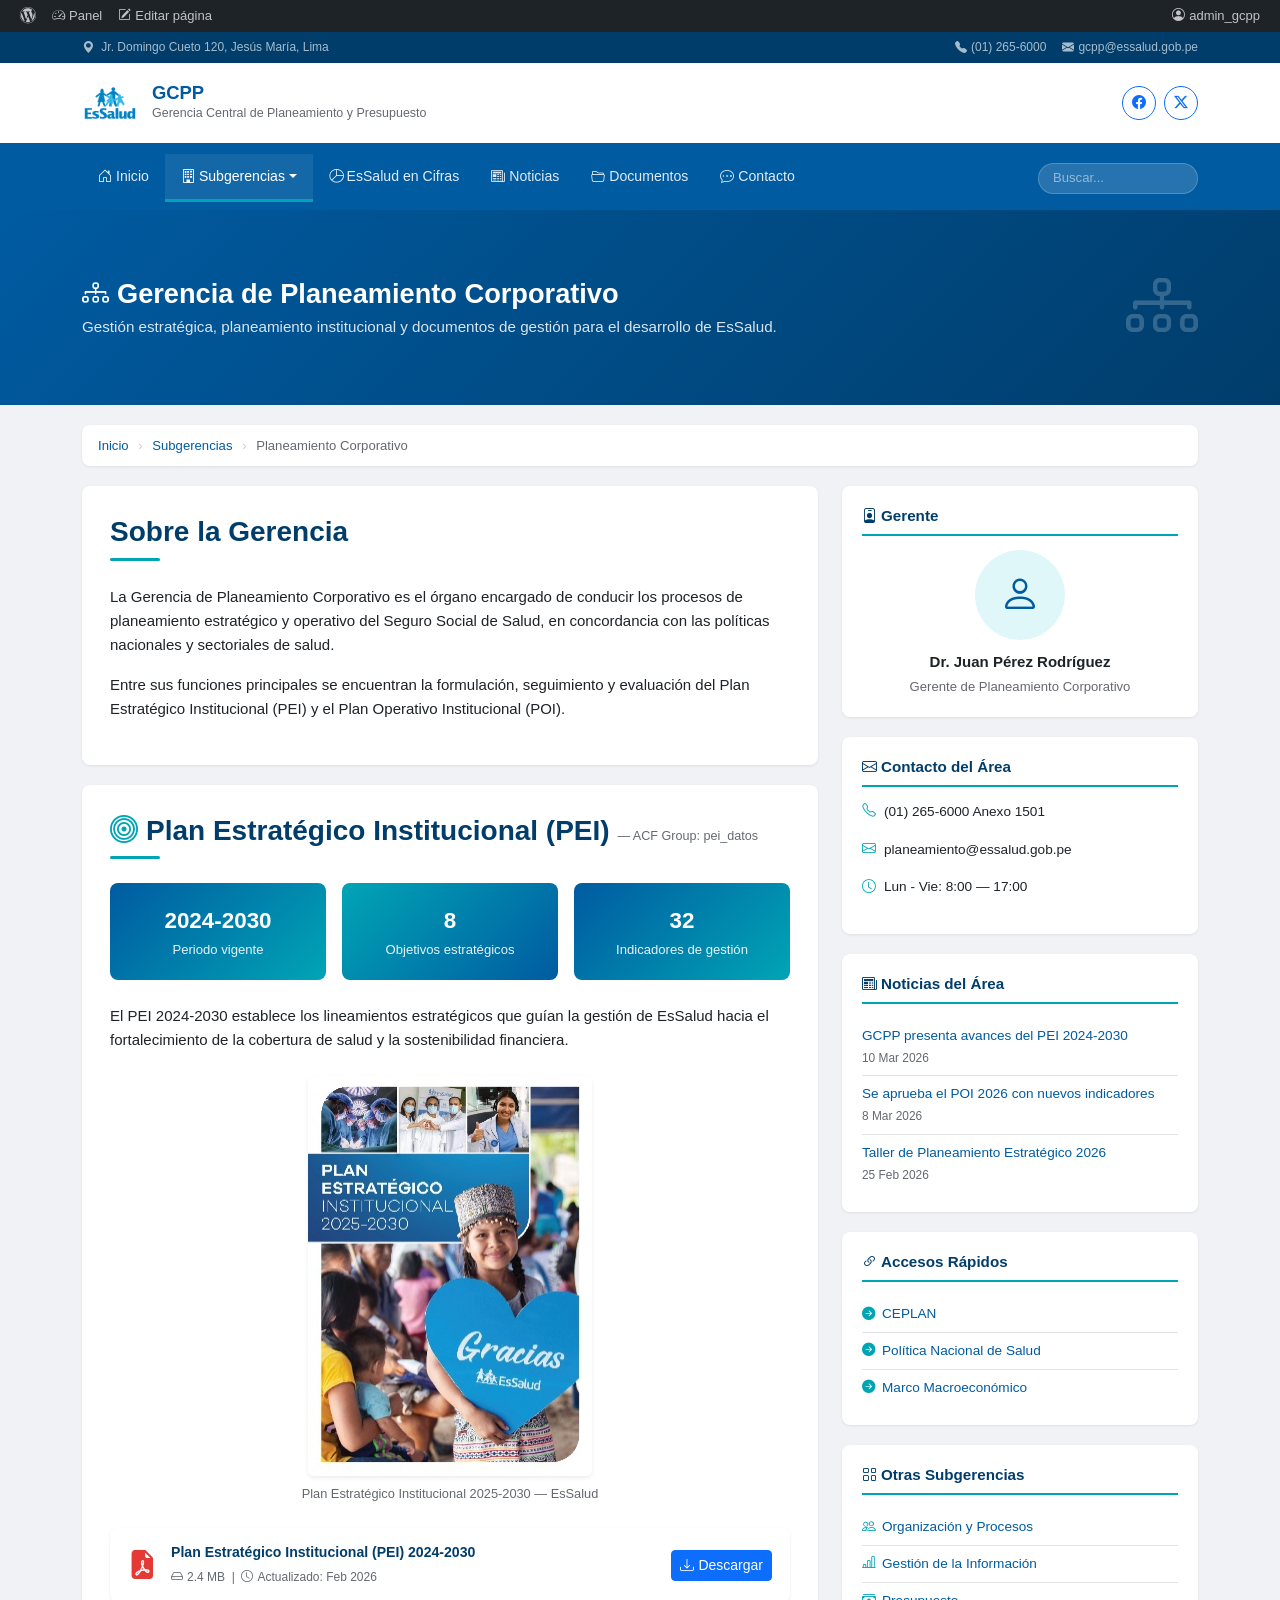
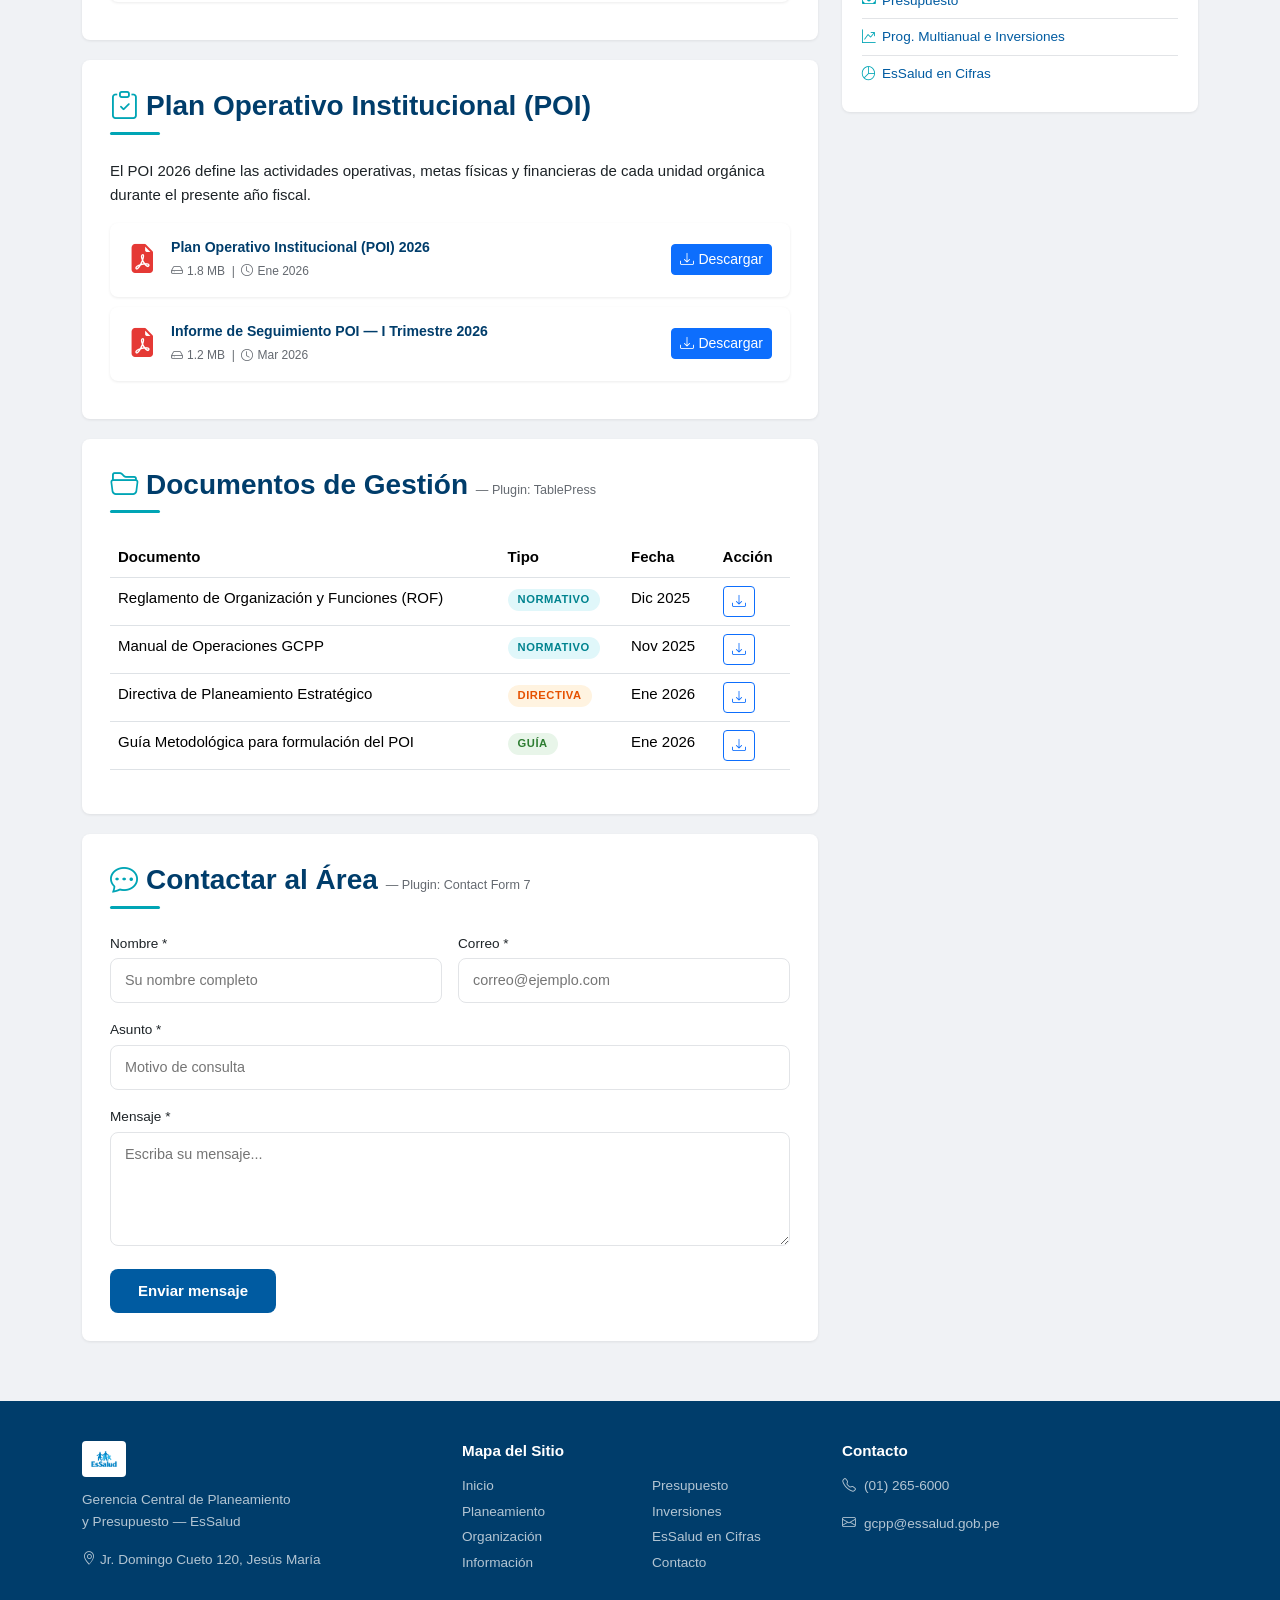
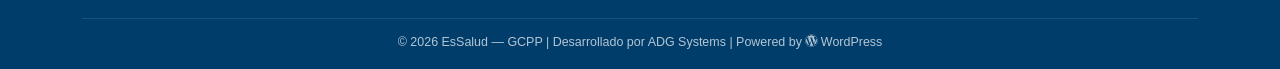
<file: prototipo2/planeamiento.html>
<!DOCTYPE html>
<html lang="es" class="wp-theme-gcpp">
<head>
  <meta charset="UTF-8">
  <meta name="viewport" content="width=device-width, initial-scale=1.0">
  <!-- WordPress: wp_head() -->
  <title>Planeamiento Corporativo — Portal GCPP | EsSalud</title>
  <!-- Yoast SEO -->
  <meta name="description" content="Gerencia de Planeamiento Corporativo de EsSalud. PEI, POI y documentos de gestión estratégica.">
  <link href="https://cdn.jsdelivr.net/npm/bootstrap@5.3.3/dist/css/bootstrap.min.css" rel="stylesheet">
  <link href="https://cdn.jsdelivr.net/npm/bootstrap-icons@1.11.3/font/bootstrap-icons.min.css" rel="stylesheet">
  <link href="css/theme.css" rel="stylesheet">
</head>
<body class="page page-template-page-subgerencia has-admin-bar">

  <!-- WP Admin Bar -->
  <div class="wp-admin-bar">
    <a href="#" class="ab-item wp-logo"><i class="bi bi-wordpress"></i></a>
    <a href="#" class="ab-item"><i class="bi bi-speedometer2"></i> Panel</a>
    <a href="#" class="ab-item"><i class="bi bi-pencil-square"></i> Editar página</a>
    <span class="ab-right">
      <a href="#" class="ab-item"><i class="bi bi-person-circle"></i> admin_gcpp</a>
    </span>
  </div>

  <!-- ============ header.php ============ -->
  <div class="site-header-top">
    <div class="container d-flex justify-content-between align-items-center">
      <span><i class="bi bi-geo-alt-fill me-1"></i> Jr. Domingo Cueto 120, Jesús María, Lima</span>
      <div class="d-none d-md-flex gap-3">
        <a href="#"><i class="bi bi-telephone-fill me-1"></i>(01) 265-6000</a>
        <a href="#"><i class="bi bi-envelope-fill me-1"></i>gcpp@essalud.gob.pe</a>
      </div>
    </div>
  </div>

  <header class="site-header">
    <div class="container">
      <div class="d-flex justify-content-between align-items-center">
        <div class="site-branding">
          <a href="index.html"><img src="../images/essalud_logo.png" alt="EsSalud" class="site-logo"></a>
          <div>
            <p class="site-title">GCPP</p>
            <p class="site-description">Gerencia Central de Planeamiento y Presupuesto</p>
          </div>
        </div>
        <div class="d-none d-lg-flex gap-2">
          <a href="#" class="btn btn-sm btn-outline-primary rounded-circle" style="width:34px;height:34px;display:flex;align-items:center;justify-content:center;"><i class="bi bi-facebook"></i></a>
          <a href="#" class="btn btn-sm btn-outline-primary rounded-circle" style="width:34px;height:34px;display:flex;align-items:center;justify-content:center;"><i class="bi bi-twitter-x"></i></a>
        </div>
      </div>
    </div>
  </header>

  <!-- wp_nav_menu -->
  <nav class="navbar navbar-expand-lg wp-nav-menu">
    <div class="container">
      <button class="navbar-toggler" type="button" data-bs-toggle="collapse" data-bs-target="#menuPrimary" style="border-color:rgba(255,255,255,.3)">
        <span class="navbar-toggler-icon" style="filter:invert(1);"></span>
      </button>
      <div class="collapse navbar-collapse" id="menuPrimary">
        <ul class="navbar-nav">
          <li class="nav-item"><a class="nav-link" href="index.html"><i class="bi bi-house-door me-1"></i>Inicio</a></li>
          <li class="nav-item dropdown">
            <a class="nav-link dropdown-toggle active" href="#" data-bs-toggle="dropdown"><i class="bi bi-building me-1"></i>Subgerencias</a>
            <ul class="dropdown-menu">
              <li><a class="dropdown-item active" href="planeamiento.html"><i class="bi bi-diagram-3"></i> Planeamiento Corporativo</a></li>
              <li><a class="dropdown-item" href="organizacion.html"><i class="bi bi-people"></i> Organización y Procesos</a></li>
              <li><a class="dropdown-item" href="informacion.html"><i class="bi bi-bar-chart-line"></i> Gestión de la Información</a></li>
              <li><a class="dropdown-item" href="presupuesto.html"><i class="bi bi-cash-stack"></i> Presupuesto</a></li>
              <li><a class="dropdown-item" href="inversiones.html"><i class="bi bi-graph-up-arrow"></i> Prog. Multianual e Inversiones</a></li>
            </ul>
          </li>
          <li class="nav-item"><a class="nav-link" href="cifras.html"><i class="bi bi-pie-chart me-1"></i>EsSalud en Cifras</a></li>
          <li class="nav-item"><a class="nav-link" href="noticias.html"><i class="bi bi-newspaper me-1"></i>Noticias</a></li>
          <li class="nav-item"><a class="nav-link" href="documentos.html"><i class="bi bi-folder2-open me-1"></i>Documentos</a></li>
          <li class="nav-item"><a class="nav-link" href="contacto.html"><i class="bi bi-chat-dots me-1"></i>Contacto</a></li>
        </ul>
        <form class="wp-search-form ms-auto" role="search">
          <input type="search" placeholder="Buscar..." name="s">
        </form>
      </div>
    </div>
  </nav>

  <!-- ============ page-subgerencia.php (Page Template) ============ -->
  <main id="main" class="site-main">

    <!-- Page Hero (ACF fields: icono, titulo, descripcion) -->
    <section class="page-hero">
      <div class="container">
        <div class="row align-items-center">
          <div class="col-lg-9">
            <h1><i class="bi bi-diagram-3 me-2"></i>Gerencia de Planeamiento Corporativo</h1>
            <p class="page-description">
              <!-- ACF: get_field('descripcion_hero') -->
              Gestión estratégica, planeamiento institucional y documentos de gestión para el desarrollo de EsSalud.
            </p>
          </div>
          <div class="col-lg-3 text-end d-none d-lg-block">
            <i class="bi bi-diagram-3" style="font-size:4.5rem; opacity:.2;"></i>
          </div>
        </div>
      </div>
    </section>

    <div class="container" style="padding-top:20px; padding-bottom:40px;">

      <!-- Yoast Breadcrumbs: yoast_breadcrumb() -->
      <div class="yoast-breadcrumbs">
        <a href="index.html">Inicio</a>
        <span class="separator">&rsaquo;</span>
        <a href="#">Subgerencias</a>
        <span class="separator">&rsaquo;</span>
        <span class="current">Planeamiento Corporativo</span>
      </div>

      <div class="row g-4">
        <!-- ============ the_content() — Gutenberg Blocks ============ -->
        <div class="col-lg-8">

          <!-- wp:group — Sobre la Gerencia -->
          <div class="content-block">
            <h3 class="wp-block-heading">Sobre la Gerencia</h3>
            <!-- wp:paragraph -->
            <p>La Gerencia de Planeamiento Corporativo es el órgano encargado de conducir los procesos de planeamiento estratégico y operativo del Seguro Social de Salud, en concordancia con las políticas nacionales y sectoriales de salud.</p>
            <p>Entre sus funciones principales se encuentran la formulación, seguimiento y evaluación del Plan Estratégico Institucional (PEI) y el Plan Operativo Institucional (POI).</p>
          </div>

          <!-- wp:group — PEI con ACF fields -->
          <div class="content-block">
            <h3 class="wp-block-heading">
              <i class="bi bi-bullseye me-2" style="color:var(--wp-accent);"></i>Plan Estratégico Institucional (PEI)
              <small style="font-size:.45em; font-weight:400; color:var(--wp-text-light);"> — ACF Group: pei_datos</small>
            </h3>

            <!-- wp:columns — KPIs del PEI (ACF fields) -->
            <div class="row g-3 mb-4">
              <div class="col-md-4">
                <!-- ACF: get_field('pei_periodo') -->
                <div class="kpi-card"><div class="kpi-value" style="font-size:1.4rem;">2024-2030</div><div class="kpi-label">Periodo vigente</div></div>
              </div>
              <div class="col-md-4">
                <!-- ACF: get_field('pei_objetivos') -->
                <div class="kpi-card alt"><div class="kpi-value" style="font-size:1.4rem;">8</div><div class="kpi-label">Objetivos estratégicos</div></div>
              </div>
              <div class="col-md-4">
                <!-- ACF: get_field('pei_indicadores') -->
                <div class="kpi-card"><div class="kpi-value" style="font-size:1.4rem;">32</div><div class="kpi-label">Indicadores de gestión</div></div>
              </div>
            </div>

            <p>El PEI 2024-2030 establece los lineamientos estratégicos que guían la gestión de EsSalud hacia el fortalecimiento de la cobertura de salud y la sostenibilidad financiera.</p>

            <!-- wp:image — Portada PEI -->
            <figure class="wp-block-image my-4 text-center">
              <img src="../images/image001.jpg" alt="Plan Estratégico Institucional 2025-2030" class="img-fluid rounded shadow-sm" style="max-height:400px;">
              <figcaption style="font-size:.8rem; color:var(--wp-text-light); margin-top:8px;">Plan Estratégico Institucional 2025-2030 — EsSalud</figcaption>
            </figure>

            <!-- WP Document Revisions: documento adjunto -->
            <div class="wpdr-document">
              <i class="bi bi-file-earmark-pdf-fill wpdr-icon"></i>
              <div class="wpdr-info">
                <h6>Plan Estratégico Institucional (PEI) 2024-2030</h6>
                <span><i class="bi bi-hdd me-1"></i>2.4 MB &nbsp;|&nbsp; <i class="bi bi-clock me-1"></i>Actualizado: Feb 2026</span>
              </div>
              <a href="#" class="btn btn-sm btn-primary"><i class="bi bi-download me-1"></i>Descargar</a>
            </div>
          </div>

          <!-- wp:group — POI -->
          <div class="content-block">
            <h3 class="wp-block-heading">
              <i class="bi bi-clipboard-check me-2" style="color:var(--wp-accent);"></i>Plan Operativo Institucional (POI)
            </h3>
            <p>El POI 2026 define las actividades operativas, metas físicas y financieras de cada unidad orgánica durante el presente año fiscal.</p>

            <div class="wpdr-document">
              <i class="bi bi-file-earmark-pdf-fill wpdr-icon"></i>
              <div class="wpdr-info">
                <h6>Plan Operativo Institucional (POI) 2026</h6>
                <span><i class="bi bi-hdd me-1"></i>1.8 MB &nbsp;|&nbsp; <i class="bi bi-clock me-1"></i>Ene 2026</span>
              </div>
              <a href="#" class="btn btn-sm btn-primary"><i class="bi bi-download me-1"></i>Descargar</a>
            </div>

            <div class="wpdr-document">
              <i class="bi bi-file-earmark-pdf-fill wpdr-icon"></i>
              <div class="wpdr-info">
                <h6>Informe de Seguimiento POI — I Trimestre 2026</h6>
                <span><i class="bi bi-hdd me-1"></i>1.2 MB &nbsp;|&nbsp; <i class="bi bi-clock me-1"></i>Mar 2026</span>
              </div>
              <a href="#" class="btn btn-sm btn-primary"><i class="bi bi-download me-1"></i>Descargar</a>
            </div>
          </div>

          <!-- wp:group — Documentos de Gestión -->
          <div class="content-block">
            <h3 class="wp-block-heading">
              <i class="bi bi-folder2-open me-2" style="color:var(--wp-accent);"></i>Documentos de Gestión
              <small style="font-size:.45em; font-weight:400; color:var(--wp-text-light);"> — Plugin: TablePress</small>
            </h3>
            <!-- TablePress table -->
            <div class="table-responsive">
              <table class="table table-hover tablepress" id="tablepress-1">
                <thead style="background:var(--wp-primary); color:#fff;">
                  <tr><th>Documento</th><th>Tipo</th><th>Fecha</th><th>Acción</th></tr>
                </thead>
                <tbody>
                  <tr>
                    <td>Reglamento de Organización y Funciones (ROF)</td>
                    <td><span class="taxonomy-badge tax-informacion">Normativo</span></td>
                    <td>Dic 2025</td>
                    <td><a href="#" class="btn btn-sm btn-outline-primary"><i class="bi bi-download"></i></a></td>
                  </tr>
                  <tr>
                    <td>Manual de Operaciones GCPP</td>
                    <td><span class="taxonomy-badge tax-informacion">Normativo</span></td>
                    <td>Nov 2025</td>
                    <td><a href="#" class="btn btn-sm btn-outline-primary"><i class="bi bi-download"></i></a></td>
                  </tr>
                  <tr>
                    <td>Directiva de Planeamiento Estratégico</td>
                    <td><span class="taxonomy-badge tax-organizacion">Directiva</span></td>
                    <td>Ene 2026</td>
                    <td><a href="#" class="btn btn-sm btn-outline-primary"><i class="bi bi-download"></i></a></td>
                  </tr>
                  <tr>
                    <td>Guía Metodológica para formulación del POI</td>
                    <td><span class="taxonomy-badge tax-presupuesto">Guía</span></td>
                    <td>Ene 2026</td>
                    <td><a href="#" class="btn btn-sm btn-outline-primary"><i class="bi bi-download"></i></a></td>
                  </tr>
                </tbody>
              </table>
            </div>
          </div>

          <!-- wp:group — Formulario CF7 -->
          <div class="content-block">
            <h3 class="wp-block-heading">
              <i class="bi bi-chat-dots me-2" style="color:var(--wp-accent);"></i>Contactar al Área
              <small style="font-size:.45em; font-weight:400; color:var(--wp-text-light);"> — Plugin: Contact Form 7</small>
            </h3>
            <!-- [contact-form-7 id="123" title="Contacto Planeamiento"] -->
            <div class="wpcf7">
              <form class="wpcf7-form">
                <div class="row g-3">
                  <div class="col-md-6">
                    <label>Nombre *</label>
                    <input type="text" class="wpcf7-form-control" placeholder="Su nombre completo" required>
                  </div>
                  <div class="col-md-6">
                    <label>Correo *</label>
                    <input type="email" class="wpcf7-form-control" placeholder="correo@ejemplo.com" required>
                  </div>
                  <div class="col-12">
                    <label>Asunto *</label>
                    <input type="text" class="wpcf7-form-control" placeholder="Motivo de consulta" required>
                  </div>
                  <div class="col-12">
                    <label>Mensaje *</label>
                    <textarea class="wpcf7-form-control" rows="4" placeholder="Escriba su mensaje..." required></textarea>
                  </div>
                  <div class="col-12">
                    <input type="submit" value="Enviar mensaje" class="wpcf7-submit">
                  </div>
                </div>
              </form>
            </div>
          </div>

        </div>

        <!-- ============ Sidebar: dynamic_sidebar('sidebar-subgerencia') ============ -->
        <div class="col-lg-4">

          <!-- Widget: Datos del Gerente (ACF widget) -->
          <aside class="widget widget_gerente">
            <h3 class="widget-title"><i class="bi bi-person-badge me-1"></i>Gerente</h3>
            <div class="text-center">
              <!-- ACF: get_field('foto_gerente') — the_post_thumbnail() -->
              <div style="width:90px; height:90px; background:var(--wp-accent-light); border-radius:50%; margin:0 auto 10px; display:flex; align-items:center; justify-content:center;">
                <i class="bi bi-person" style="font-size:2.5rem; color:var(--wp-primary);"></i>
              </div>
              <!-- ACF: get_field('nombre_gerente') -->
              <strong>Dr. Juan Pérez Rodríguez</strong>
              <p style="font-size:.82rem; color:var(--wp-text-light); margin:2px 0 0;">Gerente de Planeamiento Corporativo</p>
            </div>
          </aside>

          <!-- Widget: Contacto del Área -->
          <aside class="widget widget_contact">
            <h3 class="widget-title"><i class="bi bi-envelope me-1"></i>Contacto del Área</h3>
            <p style="font-size:.85rem;"><i class="bi bi-telephone me-2" style="color:var(--wp-accent);"></i>(01) 265-6000 Anexo 1501</p>
            <p style="font-size:.85rem;"><i class="bi bi-envelope me-2" style="color:var(--wp-accent);"></i>planeamiento@essalud.gob.pe</p>
            <p style="font-size:.85rem;"><i class="bi bi-clock me-2" style="color:var(--wp-accent);"></i>Lun - Vie: 8:00 — 17:00</p>
          </aside>

          <!-- Widget: Noticias del área (WP_Query filtered by taxonomy) -->
          <aside class="widget widget_noticias_area">
            <h3 class="widget-title"><i class="bi bi-newspaper me-1"></i>Noticias del Área</h3>
            <!-- WP_Query: tax_query => subgerencia=planeamiento -->
            <ul>
              <li>
                <a href="#">GCPP presenta avances del PEI 2024-2030</a>
                <br><small style="color:var(--wp-text-light);">10 Mar 2026</small>
              </li>
              <li>
                <a href="#">Se aprueba el POI 2026 con nuevos indicadores</a>
                <br><small style="color:var(--wp-text-light);">8 Mar 2026</small>
              </li>
              <li>
                <a href="#">Taller de Planeamiento Estratégico 2026</a>
                <br><small style="color:var(--wp-text-light);">25 Feb 2026</small>
              </li>
            </ul>
          </aside>

          <!-- Widget: Accesos rápidos -->
          <aside class="widget widget_links">
            <h3 class="widget-title"><i class="bi bi-link-45deg me-1"></i>Accesos Rápidos</h3>
            <ul>
              <li><i class="bi bi-arrow-right-circle-fill"></i><a href="#">CEPLAN</a></li>
              <li><i class="bi bi-arrow-right-circle-fill"></i><a href="#">Política Nacional de Salud</a></li>
              <li><i class="bi bi-arrow-right-circle-fill"></i><a href="#">Marco Macroeconómico</a></li>
            </ul>
          </aside>

          <!-- Widget: Otras Subgerencias (menú wp) -->
          <aside class="widget widget_nav_menu">
            <h3 class="widget-title"><i class="bi bi-grid me-1"></i>Otras Subgerencias</h3>
            <ul>
              <li><i class="bi bi-people"></i><a href="organizacion.html">Organización y Procesos</a></li>
              <li><i class="bi bi-bar-chart-line"></i><a href="informacion.html">Gestión de la Información</a></li>
              <li><i class="bi bi-cash-stack"></i><a href="presupuesto.html">Presupuesto</a></li>
              <li><i class="bi bi-graph-up-arrow"></i><a href="inversiones.html">Prog. Multianual e Inversiones</a></li>
              <li><i class="bi bi-pie-chart"></i><a href="cifras.html">EsSalud en Cifras</a></li>
            </ul>
          </aside>

        </div>
      </div>
    </div>

  </main>

  <!-- ============ footer.php ============ -->
  <footer class="site-footer">
    <div class="container">
      <div class="row g-4">
        <div class="col-lg-4">
          <img src="../images/essalud_logo.png" alt="EsSalud" class="footer-logo">
          <p>Gerencia Central de Planeamiento<br>y Presupuesto — EsSalud</p>
          <p><i class="bi bi-geo-alt me-1"></i>Jr. Domingo Cueto 120, Jesús María</p>
        </div>
        <div class="col-lg-4">
          <h5>Mapa del Sitio</h5>
          <div class="row">
            <div class="col-6">
              <ul class="list-unstyled">
                <li class="mb-1"><a href="index.html">Inicio</a></li>
                <li class="mb-1"><a href="planeamiento.html">Planeamiento</a></li>
                <li class="mb-1"><a href="organizacion.html">Organización</a></li>
                <li class="mb-1"><a href="informacion.html">Información</a></li>
              </ul>
            </div>
            <div class="col-6">
              <ul class="list-unstyled">
                <li class="mb-1"><a href="presupuesto.html">Presupuesto</a></li>
                <li class="mb-1"><a href="inversiones.html">Inversiones</a></li>
                <li class="mb-1"><a href="cifras.html">EsSalud en Cifras</a></li>
                <li class="mb-1"><a href="contacto.html">Contacto</a></li>
              </ul>
            </div>
          </div>
        </div>
        <div class="col-lg-4">
          <h5>Contacto</h5>
          <p><i class="bi bi-telephone me-2"></i>(01) 265-6000</p>
          <p><i class="bi bi-envelope me-2"></i>gcpp@essalud.gob.pe</p>
        </div>
      </div>
      <div class="footer-bottom">
        <p class="mb-0">&copy; 2026 EsSalud — GCPP | Desarrollado por <a href="https://adg.com.pe" target="_blank">ADG Systems</a> | Powered by <a href="#"><i class="bi bi-wordpress"></i> WordPress</a></p>
      </div>
    </div>
  </footer>

  <!-- wp_footer() -->
  <script src="https://cdn.jsdelivr.net/npm/bootstrap@5.3.3/dist/js/bootstrap.bundle.min.js"></script>
</body>
</html>
</file>
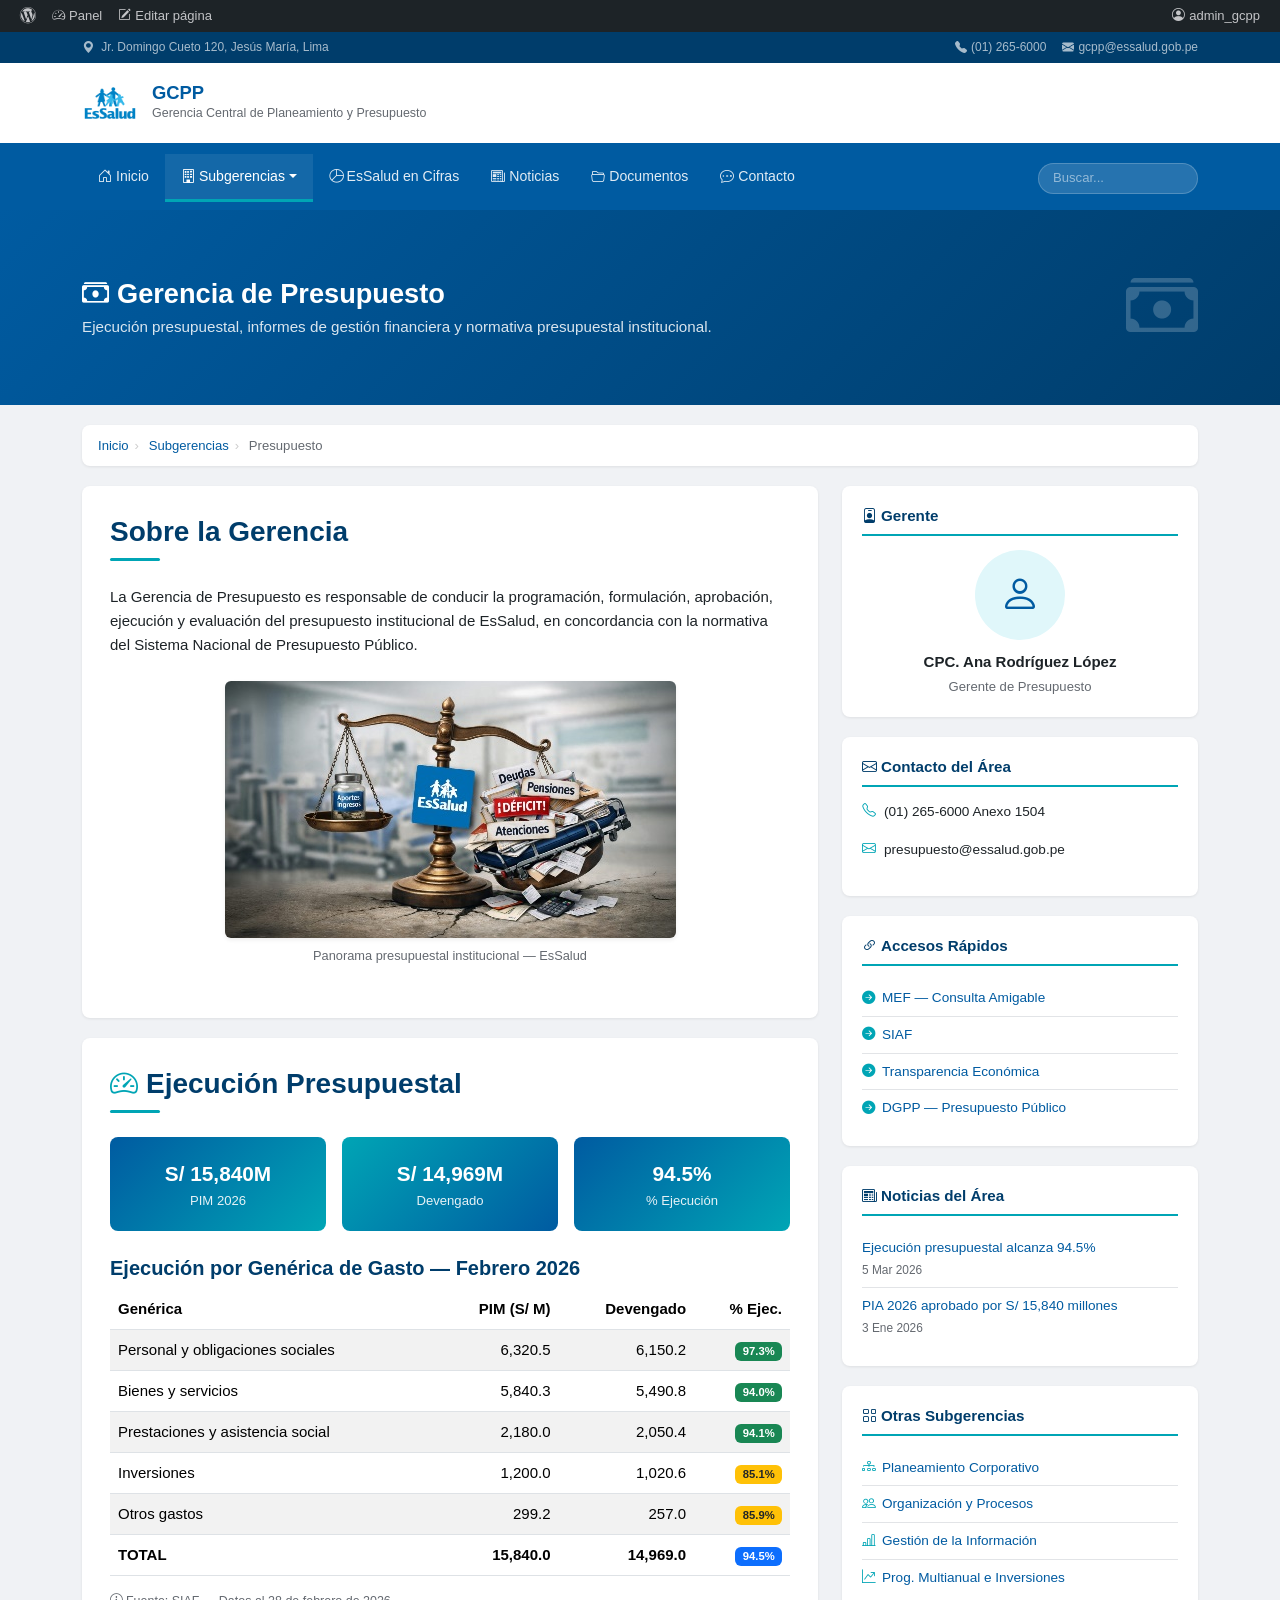
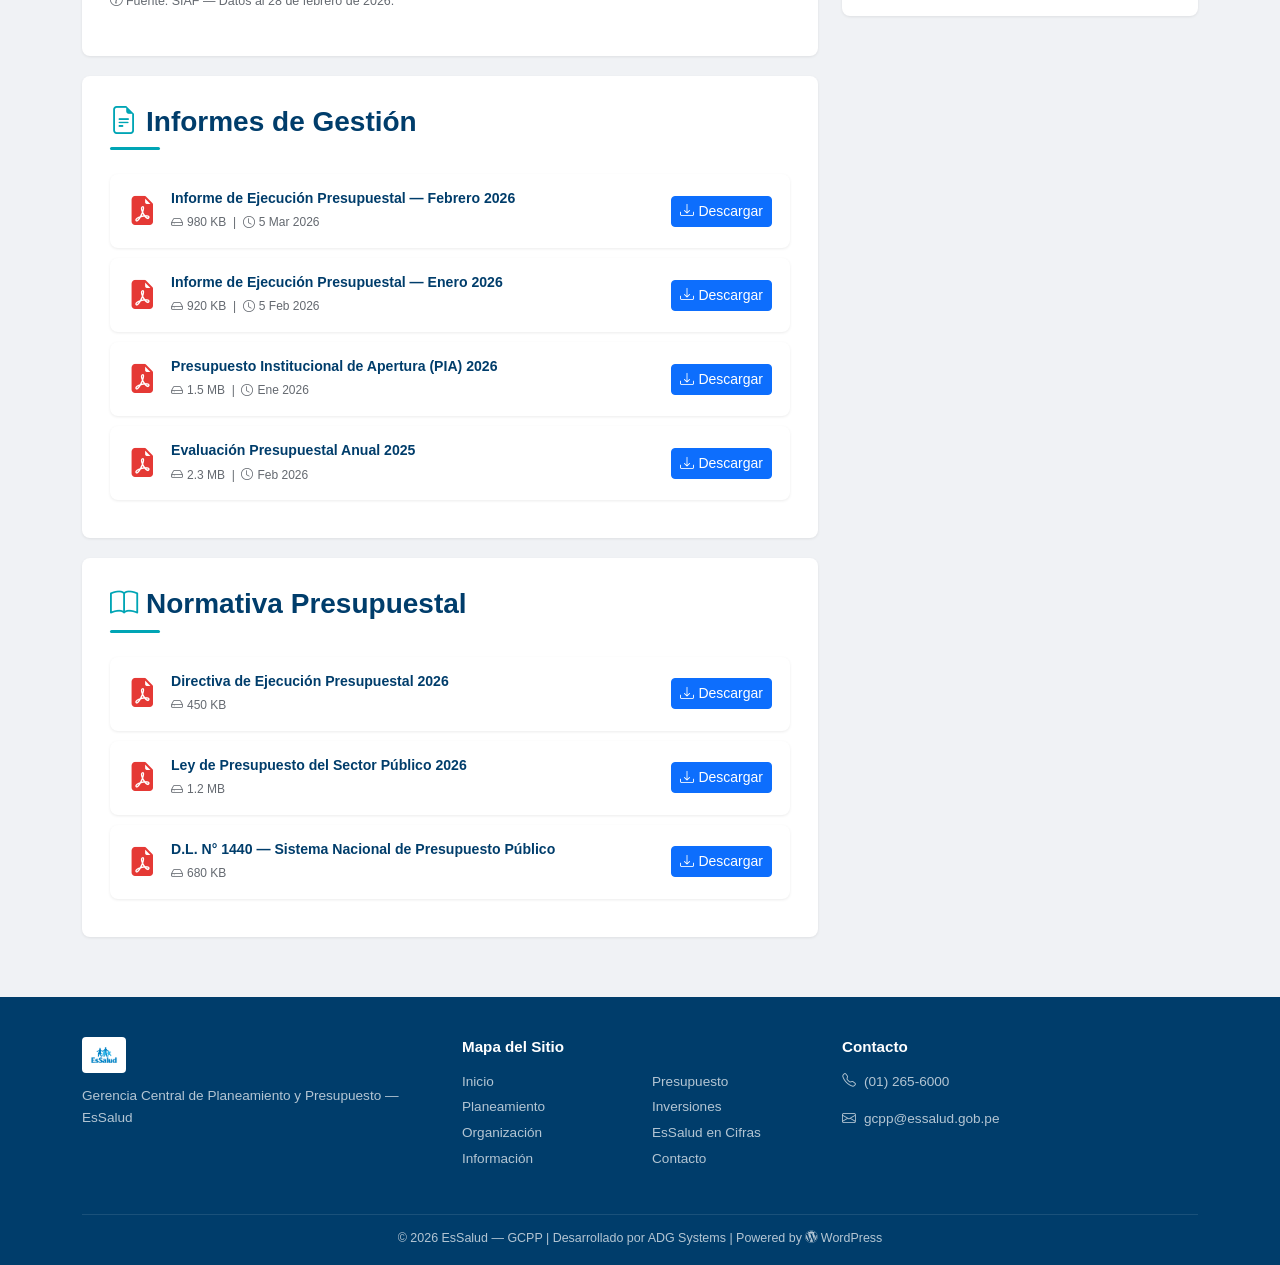
<file: prototipo2/presupuesto.html>
<!DOCTYPE html>
<html lang="es" class="wp-theme-gcpp">
<head>
  <meta charset="UTF-8">
  <meta name="viewport" content="width=device-width, initial-scale=1.0">
  <title>Presupuesto — Portal GCPP | EsSalud</title>
  <meta name="description" content="Gerencia de Presupuesto. Ejecución presupuestal, informes de gestión y normativa presupuestal.">
  <link href="https://cdn.jsdelivr.net/npm/bootstrap@5.3.3/dist/css/bootstrap.min.css" rel="stylesheet">
  <link href="https://cdn.jsdelivr.net/npm/bootstrap-icons@1.11.3/font/bootstrap-icons.min.css" rel="stylesheet">
  <link href="css/theme.css" rel="stylesheet">
</head>
<body class="page page-template-page-subgerencia has-admin-bar">

  <div class="wp-admin-bar">
    <a href="#" class="ab-item wp-logo"><i class="bi bi-wordpress"></i></a>
    <a href="#" class="ab-item"><i class="bi bi-speedometer2"></i> Panel</a>
    <a href="#" class="ab-item"><i class="bi bi-pencil-square"></i> Editar página</a>
    <span class="ab-right"><a href="#" class="ab-item"><i class="bi bi-person-circle"></i> admin_gcpp</a></span>
  </div>

  <div class="site-header-top">
    <div class="container d-flex justify-content-between align-items-center">
      <span><i class="bi bi-geo-alt-fill me-1"></i> Jr. Domingo Cueto 120, Jesús María, Lima</span>
      <div class="d-none d-md-flex gap-3">
        <a href="#"><i class="bi bi-telephone-fill me-1"></i>(01) 265-6000</a>
        <a href="#"><i class="bi bi-envelope-fill me-1"></i>gcpp@essalud.gob.pe</a>
      </div>
    </div>
  </div>

  <header class="site-header">
    <div class="container">
      <div class="d-flex justify-content-between align-items-center">
        <div class="site-branding">
          <a href="index.html"><img src="../images/essalud_logo.png" alt="EsSalud" class="site-logo"></a>
          <div><p class="site-title">GCPP</p><p class="site-description">Gerencia Central de Planeamiento y Presupuesto</p></div>
        </div>
      </div>
    </div>
  </header>

  <nav class="navbar navbar-expand-lg wp-nav-menu">
    <div class="container">
      <button class="navbar-toggler" type="button" data-bs-toggle="collapse" data-bs-target="#menuPrimary" style="border-color:rgba(255,255,255,.3)"><span class="navbar-toggler-icon" style="filter:invert(1);"></span></button>
      <div class="collapse navbar-collapse" id="menuPrimary">
        <ul class="navbar-nav">
          <li class="nav-item"><a class="nav-link" href="index.html"><i class="bi bi-house-door me-1"></i>Inicio</a></li>
          <li class="nav-item dropdown">
            <a class="nav-link dropdown-toggle active" href="#" data-bs-toggle="dropdown"><i class="bi bi-building me-1"></i>Subgerencias</a>
            <ul class="dropdown-menu">
              <li><a class="dropdown-item" href="planeamiento.html"><i class="bi bi-diagram-3"></i> Planeamiento Corporativo</a></li>
              <li><a class="dropdown-item" href="organizacion.html"><i class="bi bi-people"></i> Organización y Procesos</a></li>
              <li><a class="dropdown-item" href="informacion.html"><i class="bi bi-bar-chart-line"></i> Gestión de la Información</a></li>
              <li><a class="dropdown-item active" href="presupuesto.html"><i class="bi bi-cash-stack"></i> Presupuesto</a></li>
              <li><a class="dropdown-item" href="inversiones.html"><i class="bi bi-graph-up-arrow"></i> Prog. Multianual e Inversiones</a></li>
            </ul>
          </li>
          <li class="nav-item"><a class="nav-link" href="cifras.html"><i class="bi bi-pie-chart me-1"></i>EsSalud en Cifras</a></li>
          <li class="nav-item"><a class="nav-link" href="noticias.html"><i class="bi bi-newspaper me-1"></i>Noticias</a></li>
          <li class="nav-item"><a class="nav-link" href="documentos.html"><i class="bi bi-folder2-open me-1"></i>Documentos</a></li>
          <li class="nav-item"><a class="nav-link" href="contacto.html"><i class="bi bi-chat-dots me-1"></i>Contacto</a></li>
        </ul>
        <form class="wp-search-form ms-auto" role="search"><input type="search" placeholder="Buscar..." name="s"></form>
      </div>
    </div>
  </nav>

  <main id="main" class="site-main">
    <section class="page-hero">
      <div class="container">
        <div class="row align-items-center">
          <div class="col-lg-9">
            <h1><i class="bi bi-cash-stack me-2"></i>Gerencia de Presupuesto</h1>
            <p class="page-description">Ejecución presupuestal, informes de gestión financiera y normativa presupuestal institucional.</p>
          </div>
          <div class="col-lg-3 text-end d-none d-lg-block"><i class="bi bi-cash-stack" style="font-size:4.5rem; opacity:.2;"></i></div>
        </div>
      </div>
    </section>

    <div class="container" style="padding-top:20px; padding-bottom:40px;">
      <div class="yoast-breadcrumbs">
        <a href="index.html">Inicio</a><span class="separator">&rsaquo;</span>
        <a href="#">Subgerencias</a><span class="separator">&rsaquo;</span>
        <span class="current">Presupuesto</span>
      </div>

      <div class="row g-4">
        <div class="col-lg-8">

          <div class="content-block">
            <h3 class="wp-block-heading">Sobre la Gerencia</h3>
            <p>La Gerencia de Presupuesto es responsable de conducir la programación, formulación, aprobación, ejecución y evaluación del presupuesto institucional de EsSalud, en concordancia con la normativa del Sistema Nacional de Presupuesto Público.</p>

            <!-- wp:image — Situación presupuestal -->
            <figure class="wp-block-image my-4 text-center">
              <img src="../images/image009.jpg" alt="Situación Presupuestal EsSalud" class="img-fluid rounded shadow-sm">
              <figcaption style="font-size:.8rem; color:var(--wp-text-light); margin-top:8px;">Panorama presupuestal institucional — EsSalud</figcaption>
            </figure>
          </div>

          <!-- Ejecución Presupuestal -->
          <div class="content-block">
            <h3 class="wp-block-heading"><i class="bi bi-speedometer2 me-2" style="color:var(--wp-accent);"></i>Ejecución Presupuestal</h3>
            <!-- ACF Group: datos_ejecucion -->
            <div class="row g-3 mb-4">
              <div class="col-md-4">
                <div class="kpi-card"><div class="kpi-value" style="font-size:1.3rem;">S/ 15,840M</div><div class="kpi-label">PIM 2026</div></div>
              </div>
              <div class="col-md-4">
                <div class="kpi-card alt"><div class="kpi-value" style="font-size:1.3rem;">S/ 14,969M</div><div class="kpi-label">Devengado</div></div>
              </div>
              <div class="col-md-4">
                <div class="kpi-card"><div class="kpi-value" style="font-size:1.3rem;">94.5%</div><div class="kpi-label">% Ejecución</div></div>
              </div>
            </div>

            <!-- TablePress -->
            <h5>Ejecución por Genérica de Gasto — Febrero 2026</h5>
            <div class="table-responsive">
              <table class="table table-striped table-hover tablepress">
                <thead style="background:var(--wp-primary); color:#fff;">
                  <tr><th>Genérica</th><th class="text-end">PIM (S/ M)</th><th class="text-end">Devengado</th><th class="text-end">% Ejec.</th></tr>
                </thead>
                <tbody>
                  <tr><td>Personal y obligaciones sociales</td><td class="text-end">6,320.5</td><td class="text-end">6,150.2</td><td class="text-end"><span class="badge bg-success">97.3%</span></td></tr>
                  <tr><td>Bienes y servicios</td><td class="text-end">5,840.3</td><td class="text-end">5,490.8</td><td class="text-end"><span class="badge bg-success">94.0%</span></td></tr>
                  <tr><td>Prestaciones y asistencia social</td><td class="text-end">2,180.0</td><td class="text-end">2,050.4</td><td class="text-end"><span class="badge bg-success">94.1%</span></td></tr>
                  <tr><td>Inversiones</td><td class="text-end">1,200.0</td><td class="text-end">1,020.6</td><td class="text-end"><span class="badge bg-warning text-dark">85.1%</span></td></tr>
                  <tr><td>Otros gastos</td><td class="text-end">299.2</td><td class="text-end">257.0</td><td class="text-end"><span class="badge bg-warning text-dark">85.9%</span></td></tr>
                  <tr style="font-weight:700; background:var(--wp-accent-light);"><td>TOTAL</td><td class="text-end">15,840.0</td><td class="text-end">14,969.0</td><td class="text-end"><span class="badge bg-primary">94.5%</span></td></tr>
                </tbody>
              </table>
            </div>
            <p style="font-size:.78rem; color:var(--wp-text-light);"><i class="bi bi-info-circle me-1"></i>Fuente: SIAF — Datos al 28 de febrero de 2026.</p>
          </div>

          <!-- Informes -->
          <div class="content-block">
            <h3 class="wp-block-heading"><i class="bi bi-file-earmark-text me-2" style="color:var(--wp-accent);"></i>Informes de Gestión</h3>
            <div class="wpdr-document">
              <i class="bi bi-file-earmark-pdf-fill wpdr-icon"></i>
              <div class="wpdr-info"><h6>Informe de Ejecución Presupuestal — Febrero 2026</h6><span><i class="bi bi-hdd me-1"></i>980 KB &nbsp;|&nbsp; <i class="bi bi-clock me-1"></i>5 Mar 2026</span></div>
              <a href="#" class="btn btn-sm btn-primary"><i class="bi bi-download me-1"></i>Descargar</a>
            </div>
            <div class="wpdr-document">
              <i class="bi bi-file-earmark-pdf-fill wpdr-icon"></i>
              <div class="wpdr-info"><h6>Informe de Ejecución Presupuestal — Enero 2026</h6><span><i class="bi bi-hdd me-1"></i>920 KB &nbsp;|&nbsp; <i class="bi bi-clock me-1"></i>5 Feb 2026</span></div>
              <a href="#" class="btn btn-sm btn-primary"><i class="bi bi-download me-1"></i>Descargar</a>
            </div>
            <div class="wpdr-document">
              <i class="bi bi-file-earmark-pdf-fill wpdr-icon"></i>
              <div class="wpdr-info"><h6>Presupuesto Institucional de Apertura (PIA) 2026</h6><span><i class="bi bi-hdd me-1"></i>1.5 MB &nbsp;|&nbsp; <i class="bi bi-clock me-1"></i>Ene 2026</span></div>
              <a href="#" class="btn btn-sm btn-primary"><i class="bi bi-download me-1"></i>Descargar</a>
            </div>
            <div class="wpdr-document">
              <i class="bi bi-file-earmark-pdf-fill wpdr-icon"></i>
              <div class="wpdr-info"><h6>Evaluación Presupuestal Anual 2025</h6><span><i class="bi bi-hdd me-1"></i>2.3 MB &nbsp;|&nbsp; <i class="bi bi-clock me-1"></i>Feb 2026</span></div>
              <a href="#" class="btn btn-sm btn-primary"><i class="bi bi-download me-1"></i>Descargar</a>
            </div>
          </div>

          <!-- Normativa -->
          <div class="content-block">
            <h3 class="wp-block-heading"><i class="bi bi-book me-2" style="color:var(--wp-accent);"></i>Normativa Presupuestal</h3>
            <div class="wpdr-document">
              <i class="bi bi-file-earmark-pdf-fill wpdr-icon"></i>
              <div class="wpdr-info"><h6>Directiva de Ejecución Presupuestal 2026</h6><span><i class="bi bi-hdd me-1"></i>450 KB</span></div>
              <a href="#" class="btn btn-sm btn-primary"><i class="bi bi-download me-1"></i>Descargar</a>
            </div>
            <div class="wpdr-document">
              <i class="bi bi-file-earmark-pdf-fill wpdr-icon"></i>
              <div class="wpdr-info"><h6>Ley de Presupuesto del Sector Público 2026</h6><span><i class="bi bi-hdd me-1"></i>1.2 MB</span></div>
              <a href="#" class="btn btn-sm btn-primary"><i class="bi bi-download me-1"></i>Descargar</a>
            </div>
            <div class="wpdr-document">
              <i class="bi bi-file-earmark-pdf-fill wpdr-icon"></i>
              <div class="wpdr-info"><h6>D.L. N° 1440 — Sistema Nacional de Presupuesto Público</h6><span><i class="bi bi-hdd me-1"></i>680 KB</span></div>
              <a href="#" class="btn btn-sm btn-primary"><i class="bi bi-download me-1"></i>Descargar</a>
            </div>
          </div>

        </div>

        <!-- Sidebar -->
        <div class="col-lg-4">
          <aside class="widget">
            <h3 class="widget-title"><i class="bi bi-person-badge me-1"></i>Gerente</h3>
            <div class="text-center">
              <div style="width:90px; height:90px; background:var(--wp-accent-light); border-radius:50%; margin:0 auto 10px; display:flex; align-items:center; justify-content:center;"><i class="bi bi-person" style="font-size:2.5rem; color:var(--wp-primary);"></i></div>
              <strong>CPC. Ana Rodríguez López</strong>
              <p style="font-size:.82rem; color:var(--wp-text-light); margin:2px 0 0;">Gerente de Presupuesto</p>
            </div>
          </aside>
          <aside class="widget">
            <h3 class="widget-title"><i class="bi bi-envelope me-1"></i>Contacto del Área</h3>
            <p style="font-size:.85rem;"><i class="bi bi-telephone me-2" style="color:var(--wp-accent);"></i>(01) 265-6000 Anexo 1504</p>
            <p style="font-size:.85rem;"><i class="bi bi-envelope me-2" style="color:var(--wp-accent);"></i>presupuesto@essalud.gob.pe</p>
          </aside>
          <aside class="widget">
            <h3 class="widget-title"><i class="bi bi-link-45deg me-1"></i>Accesos Rápidos</h3>
            <ul>
              <li><i class="bi bi-arrow-right-circle-fill"></i><a href="#">MEF — Consulta Amigable</a></li>
              <li><i class="bi bi-arrow-right-circle-fill"></i><a href="#">SIAF</a></li>
              <li><i class="bi bi-arrow-right-circle-fill"></i><a href="#">Transparencia Económica</a></li>
              <li><i class="bi bi-arrow-right-circle-fill"></i><a href="#">DGPP — Presupuesto Público</a></li>
            </ul>
          </aside>
          <aside class="widget">
            <h3 class="widget-title"><i class="bi bi-newspaper me-1"></i>Noticias del Área</h3>
            <ul>
              <li><a href="#">Ejecución presupuestal alcanza 94.5%</a><br><small style="color:var(--wp-text-light);">5 Mar 2026</small></li>
              <li><a href="#">PIA 2026 aprobado por S/ 15,840 millones</a><br><small style="color:var(--wp-text-light);">3 Ene 2026</small></li>
            </ul>
          </aside>
          <aside class="widget">
            <h3 class="widget-title"><i class="bi bi-grid me-1"></i>Otras Subgerencias</h3>
            <ul>
              <li><i class="bi bi-diagram-3"></i><a href="planeamiento.html">Planeamiento Corporativo</a></li>
              <li><i class="bi bi-people"></i><a href="organizacion.html">Organización y Procesos</a></li>
              <li><i class="bi bi-bar-chart-line"></i><a href="informacion.html">Gestión de la Información</a></li>
              <li><i class="bi bi-graph-up-arrow"></i><a href="inversiones.html">Prog. Multianual e Inversiones</a></li>
            </ul>
          </aside>
        </div>
      </div>
    </div>
  </main>

  <footer class="site-footer">
    <div class="container">
      <div class="row g-4">
        <div class="col-lg-4"><img src="../images/essalud_logo.png" alt="EsSalud" class="footer-logo"><p>Gerencia Central de Planeamiento y Presupuesto — EsSalud</p></div>
        <div class="col-lg-4"><h5>Mapa del Sitio</h5><div class="row"><div class="col-6"><ul class="list-unstyled"><li class="mb-1"><a href="index.html">Inicio</a></li><li class="mb-1"><a href="planeamiento.html">Planeamiento</a></li><li class="mb-1"><a href="organizacion.html">Organización</a></li><li class="mb-1"><a href="informacion.html">Información</a></li></ul></div><div class="col-6"><ul class="list-unstyled"><li class="mb-1"><a href="presupuesto.html">Presupuesto</a></li><li class="mb-1"><a href="inversiones.html">Inversiones</a></li><li class="mb-1"><a href="cifras.html">EsSalud en Cifras</a></li><li class="mb-1"><a href="contacto.html">Contacto</a></li></ul></div></div></div>
        <div class="col-lg-4"><h5>Contacto</h5><p><i class="bi bi-telephone me-2"></i>(01) 265-6000</p><p><i class="bi bi-envelope me-2"></i>gcpp@essalud.gob.pe</p></div>
      </div>
      <div class="footer-bottom"><p class="mb-0">&copy; 2026 EsSalud — GCPP | Desarrollado por <a href="https://adg.com.pe" target="_blank">ADG Systems</a> | Powered by <a href="#"><i class="bi bi-wordpress"></i> WordPress</a></p></div>
    </div>
  </footer>
  <script src="https://cdn.jsdelivr.net/npm/bootstrap@5.3.3/dist/js/bootstrap.bundle.min.js"></script>
</body>
</html>
</file>
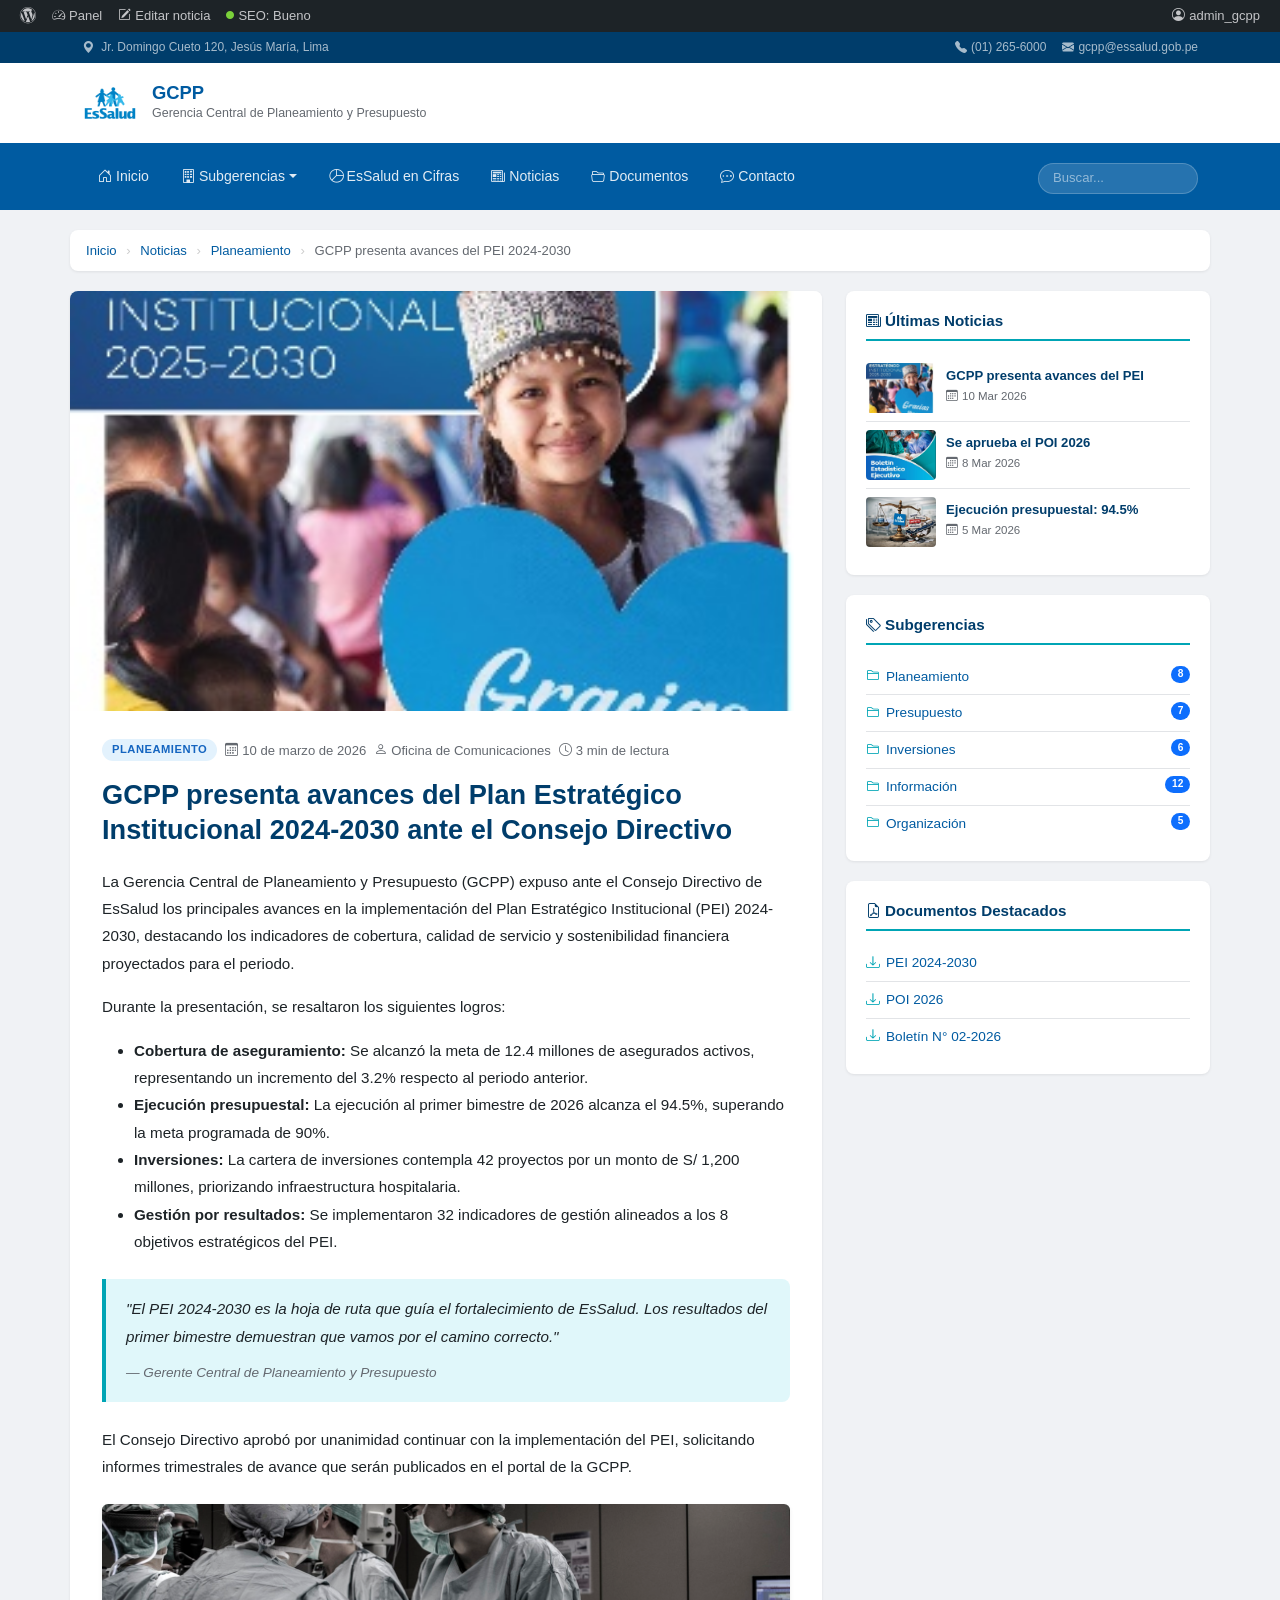
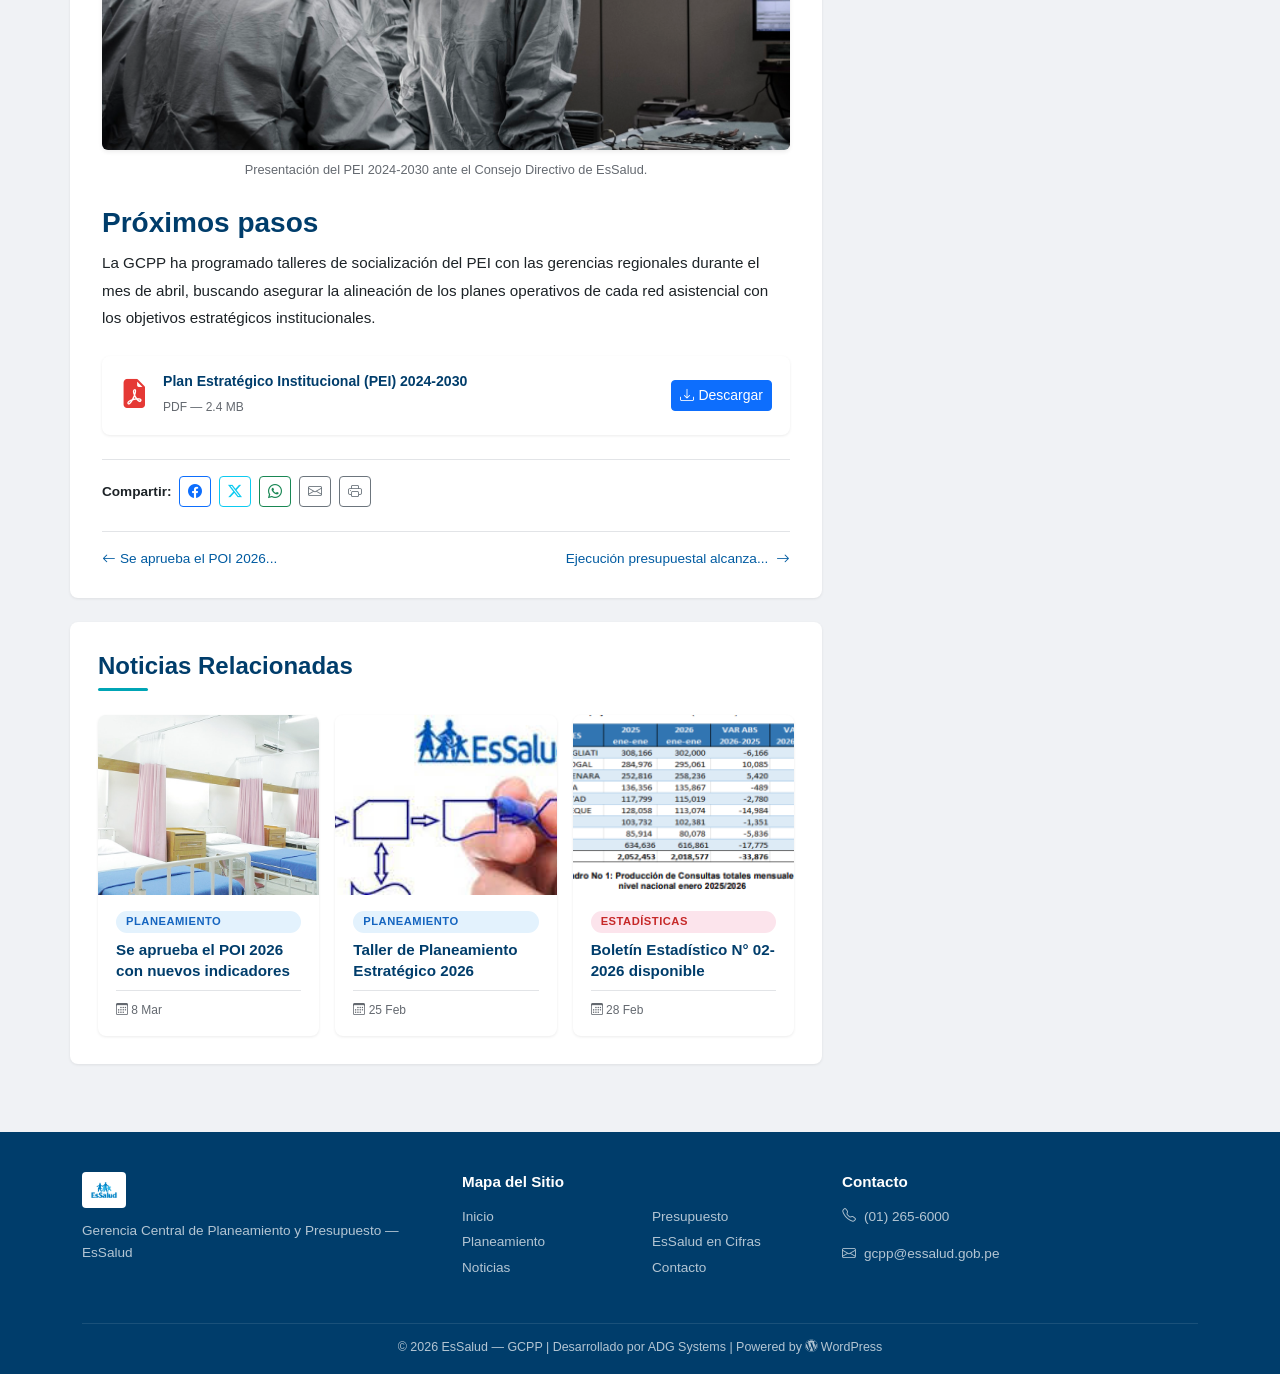
<file: prototipo2/single-noticia.html>
<!DOCTYPE html>
<html lang="es" class="wp-theme-gcpp">
<head>
  <meta charset="UTF-8">
  <meta name="viewport" content="width=device-width, initial-scale=1.0">
  <!-- Yoast SEO: wp_head() -->
  <title>GCPP presenta avances del PEI 2024-2030 — Portal GCPP | EsSalud</title>
  <meta name="description" content="La Gerencia Central de Planeamiento y Presupuesto expuso los principales lineamientos del PEI ante el Consejo Directivo de EsSalud.">
  <meta property="og:title" content="GCPP presenta avances del PEI 2024-2030">
  <meta property="og:type" content="article">
  <link href="https://cdn.jsdelivr.net/npm/bootstrap@5.3.3/dist/css/bootstrap.min.css" rel="stylesheet">
  <link href="https://cdn.jsdelivr.net/npm/bootstrap-icons@1.11.3/font/bootstrap-icons.min.css" rel="stylesheet">
  <link href="css/theme.css" rel="stylesheet">
</head>
<body class="single single-noticia_gcpp has-admin-bar">

  <!-- WP Admin Bar -->
  <div class="wp-admin-bar">
    <a href="#" class="ab-item wp-logo"><i class="bi bi-wordpress"></i></a>
    <a href="#" class="ab-item"><i class="bi bi-speedometer2"></i> Panel</a>
    <a href="#" class="ab-item"><i class="bi bi-pencil-square"></i> Editar noticia</a>
    <!-- Yoast SEO score -->
    <a href="#" class="ab-item"><i class="bi bi-circle-fill" style="color:#7AD03A; font-size:8px;"></i> SEO: Bueno</a>
    <span class="ab-right">
      <a href="#" class="ab-item"><i class="bi bi-person-circle"></i> admin_gcpp</a>
    </span>
  </div>

  <!-- header.php -->
  <div class="site-header-top">
    <div class="container d-flex justify-content-between align-items-center">
      <span><i class="bi bi-geo-alt-fill me-1"></i> Jr. Domingo Cueto 120, Jesús María, Lima</span>
      <div class="d-none d-md-flex gap-3">
        <a href="#"><i class="bi bi-telephone-fill me-1"></i>(01) 265-6000</a>
        <a href="#"><i class="bi bi-envelope-fill me-1"></i>gcpp@essalud.gob.pe</a>
      </div>
    </div>
  </div>

  <header class="site-header">
    <div class="container">
      <div class="d-flex justify-content-between align-items-center">
        <div class="site-branding">
          <a href="index.html"><img src="../images/essalud_logo.png" alt="EsSalud" class="site-logo"></a>
          <div>
            <p class="site-title">GCPP</p>
            <p class="site-description">Gerencia Central de Planeamiento y Presupuesto</p>
          </div>
        </div>
      </div>
    </div>
  </header>

  <nav class="navbar navbar-expand-lg wp-nav-menu">
    <div class="container">
      <button class="navbar-toggler" type="button" data-bs-toggle="collapse" data-bs-target="#menuPrimary" style="border-color:rgba(255,255,255,.3)">
        <span class="navbar-toggler-icon" style="filter:invert(1);"></span>
      </button>
      <div class="collapse navbar-collapse" id="menuPrimary">
        <ul class="navbar-nav">
          <li class="nav-item"><a class="nav-link" href="index.html"><i class="bi bi-house-door me-1"></i>Inicio</a></li>
          <li class="nav-item dropdown">
            <a class="nav-link dropdown-toggle" href="#" data-bs-toggle="dropdown"><i class="bi bi-building me-1"></i>Subgerencias</a>
            <ul class="dropdown-menu">
              <li><a class="dropdown-item" href="planeamiento.html"><i class="bi bi-diagram-3"></i> Planeamiento Corporativo</a></li>
              <li><a class="dropdown-item" href="organizacion.html"><i class="bi bi-people"></i> Organización y Procesos</a></li>
              <li><a class="dropdown-item" href="informacion.html"><i class="bi bi-bar-chart-line"></i> Gestión de la Información</a></li>
              <li><a class="dropdown-item" href="presupuesto.html"><i class="bi bi-cash-stack"></i> Presupuesto</a></li>
              <li><a class="dropdown-item" href="inversiones.html"><i class="bi bi-graph-up-arrow"></i> Prog. Multianual e Inversiones</a></li>
            </ul>
          </li>
          <li class="nav-item"><a class="nav-link" href="cifras.html"><i class="bi bi-pie-chart me-1"></i>EsSalud en Cifras</a></li>
          <li class="nav-item"><a class="nav-link" href="noticias.html"><i class="bi bi-newspaper me-1"></i>Noticias</a></li>
          <li class="nav-item"><a class="nav-link" href="documentos.html"><i class="bi bi-folder2-open me-1"></i>Documentos</a></li>
          <li class="nav-item"><a class="nav-link" href="contacto.html"><i class="bi bi-chat-dots me-1"></i>Contacto</a></li>
        </ul>
        <form class="wp-search-form ms-auto" role="search">
          <input type="search" placeholder="Buscar..." name="s">
        </form>
      </div>
    </div>
  </nav>

  <!-- ============ single-noticia_gcpp.php ============ -->
  <main id="main" class="site-main">

    <div class="container" style="padding:20px 0 48px;">

      <!-- yoast_breadcrumb() -->
      <div class="yoast-breadcrumbs">
        <a href="index.html">Inicio</a>
        <span class="separator">&rsaquo;</span>
        <a href="noticias.html">Noticias</a>
        <span class="separator">&rsaquo;</span>
        <a href="#">Planeamiento</a>
        <span class="separator">&rsaquo;</span>
        <span class="current">GCPP presenta avances del PEI 2024-2030</span>
      </div>

      <div class="row g-4">
        <!-- Article Content -->
        <div class="col-lg-8">
          <article class="content-block" style="padding:0; overflow:hidden;">

            <!-- the_post_thumbnail('full') -->
            <img src="../images/image001.jpg" alt="PEI 2024-2030" style="width:100%; height:420px; object-fit:cover;">

            <div style="padding:28px 32px;">
              <!-- entry-meta -->
              <div class="d-flex flex-wrap align-items-center gap-2 mb-3" style="font-size:.82rem; color:var(--wp-text-light);">
                <span class="taxonomy-badge tax-planeamiento">Planeamiento</span>
                <span><i class="bi bi-calendar3 me-1"></i>10 de marzo de 2026</span>
                <span><i class="bi bi-person me-1"></i>Oficina de Comunicaciones</span>
                <span><i class="bi bi-clock me-1"></i>3 min de lectura</span>
              </div>

              <!-- the_title() -->
              <h1 style="font-size:1.7rem; margin-bottom:20px;">GCPP presenta avances del Plan Estratégico Institucional 2024-2030 ante el Consejo Directivo</h1>

              <!-- the_content() — Gutenberg blocks rendered -->
              <div class="entry-content" style="font-size:.95rem; line-height:1.8;">
                <p>La Gerencia Central de Planeamiento y Presupuesto (GCPP) expuso ante el Consejo Directivo de EsSalud los principales avances en la implementación del Plan Estratégico Institucional (PEI) 2024-2030, destacando los indicadores de cobertura, calidad de servicio y sostenibilidad financiera proyectados para el periodo.</p>

                <p>Durante la presentación, se resaltaron los siguientes logros:</p>

                <!-- wp:list -->
                <ul>
                  <li><strong>Cobertura de aseguramiento:</strong> Se alcanzó la meta de 12.4 millones de asegurados activos, representando un incremento del 3.2% respecto al periodo anterior.</li>
                  <li><strong>Ejecución presupuestal:</strong> La ejecución al primer bimestre de 2026 alcanza el 94.5%, superando la meta programada de 90%.</li>
                  <li><strong>Inversiones:</strong> La cartera de inversiones contempla 42 proyectos por un monto de S/ 1,200 millones, priorizando infraestructura hospitalaria.</li>
                  <li><strong>Gestión por resultados:</strong> Se implementaron 32 indicadores de gestión alineados a los 8 objetivos estratégicos del PEI.</li>
                </ul>

                <!-- wp:quote -->
                <blockquote class="wp-block-quote" style="border-left:4px solid var(--wp-accent); padding:16px 20px; background:var(--wp-accent-light); border-radius:0 8px 8px 0; margin:24px 0;">
                  <p style="font-style:italic; margin-bottom:8px;">"El PEI 2024-2030 es la hoja de ruta que guía el fortalecimiento de EsSalud. Los resultados del primer bimestre demuestran que vamos por el camino correcto."</p>
                  <cite style="font-size:.85rem; color:var(--wp-text-light);">— Gerente Central de Planeamiento y Presupuesto</cite>
                </blockquote>

                <p>El Consejo Directivo aprobó por unanimidad continuar con la implementación del PEI, solicitando informes trimestrales de avance que serán publicados en el portal de la GCPP.</p>

                <!-- wp:image -->
                <figure class="wp-block-image my-4 text-center">
                  <img src="../images/hero_noticias.jpg" alt="Equipo médico EsSalud" class="img-fluid rounded shadow-sm">
                  <figcaption style="font-size:.8rem; color:var(--wp-text-light); margin-top:8px;">Presentación del PEI 2024-2030 ante el Consejo Directivo de EsSalud.</figcaption>
                </figure>

                <h3>Próximos pasos</h3>
                <p>La GCPP ha programado talleres de socialización del PEI con las gerencias regionales durante el mes de abril, buscando asegurar la alineación de los planes operativos de cada red asistencial con los objetivos estratégicos institucionales.</p>

                <!-- WP Document Revisions: documento relacionado -->
                <div class="wpdr-document mt-4">
                  <i class="bi bi-file-earmark-pdf-fill wpdr-icon"></i>
                  <div class="wpdr-info">
                    <h6>Plan Estratégico Institucional (PEI) 2024-2030</h6>
                    <span>PDF — 2.4 MB</span>
                  </div>
                  <a href="#" class="btn btn-sm btn-primary"><i class="bi bi-download me-1"></i>Descargar</a>
                </div>
              </div>

              <!-- Compartir (Jetpack / Custom) -->
              <div class="d-flex align-items-center gap-2 mt-4 pt-3" style="border-top:1px solid var(--wp-border);">
                <span style="font-weight:600; font-size:.85rem;">Compartir:</span>
                <a href="#" class="btn btn-sm btn-outline-primary"><i class="bi bi-facebook"></i></a>
                <a href="#" class="btn btn-sm btn-outline-info"><i class="bi bi-twitter-x"></i></a>
                <a href="#" class="btn btn-sm btn-outline-success"><i class="bi bi-whatsapp"></i></a>
                <a href="#" class="btn btn-sm btn-outline-secondary"><i class="bi bi-envelope"></i></a>
                <a href="#" class="btn btn-sm btn-outline-secondary"><i class="bi bi-printer"></i></a>
              </div>

              <!-- Post Navigation: previous_post_link / next_post_link -->
              <div class="d-flex justify-content-between mt-4 pt-3" style="border-top:1px solid var(--wp-border);">
                <a href="#" style="font-size:.85rem;"><i class="bi bi-arrow-left me-1"></i>Se aprueba el POI 2026...</a>
                <a href="#" style="font-size:.85rem;">Ejecución presupuestal alcanza... <i class="bi bi-arrow-right ms-1"></i></a>
              </div>

            </div>
          </article>

          <!-- Noticias Relacionadas (ACF Relationship / WP Related Posts) -->
          <div class="content-block mt-4">
            <h4 class="wp-block-heading">Noticias Relacionadas</h4>
            <div class="row g-3">
              <div class="col-md-4">
                <article class="cpt-noticia-card">
                  <img src="../images/hero_banner.jpg" class="post-thumbnail" alt="POI 2026" style="object-fit:cover;">
                  <div class="entry-content">
                    <span class="taxonomy-badge tax-planeamiento">Planeamiento</span>
                    <h6 class="entry-title"><a href="#">Se aprueba el POI 2026 con nuevos indicadores</a></h6>
                    <div class="entry-meta"><span><i class="bi bi-calendar3"></i> 8 Mar</span></div>
                  </div>
                </article>
              </div>
              <div class="col-md-4">
                <article class="cpt-noticia-card">
                  <img src="../images/image003.jpg" class="post-thumbnail" alt="Taller" style="object-fit:cover;">
                  <div class="entry-content">
                    <span class="taxonomy-badge tax-planeamiento">Planeamiento</span>
                    <h6 class="entry-title"><a href="#">Taller de Planeamiento Estratégico 2026</a></h6>
                    <div class="entry-meta"><span><i class="bi bi-calendar3"></i> 25 Feb</span></div>
                  </div>
                </article>
              </div>
              <div class="col-md-4">
                <article class="cpt-noticia-card">
                  <img src="../images/image007.png" class="post-thumbnail" alt="Cifras" style="object-fit:cover;">
                  <div class="entry-content">
                    <span class="taxonomy-badge tax-cifras">Estadísticas</span>
                    <h6 class="entry-title"><a href="#">Boletín Estadístico N° 02-2026 disponible</a></h6>
                    <div class="entry-meta"><span><i class="bi bi-calendar3"></i> 28 Feb</span></div>
                  </div>
                </article>
              </div>
            </div>
          </div>
        </div>

        <!-- Sidebar -->
        <div class="col-lg-4">
          <aside class="widget widget_recent_entries">
            <h3 class="widget-title"><i class="bi bi-newspaper me-1"></i>Últimas Noticias</h3>
            <div class="widget-recent-post">
              <img src="../images/image001.jpg" alt="PEI" style="width:70px; height:50px; object-fit:cover; border-radius:4px;">
              <div>
                <a href="#" class="wrp-title">GCPP presenta avances del PEI</a>
                <div class="wrp-date"><i class="bi bi-calendar3 me-1"></i>10 Mar 2026</div>
              </div>
            </div>
            <div class="widget-recent-post">
              <img src="../images/image005.png" alt="Boletín" style="width:70px; height:50px; object-fit:cover; border-radius:4px;">
              <div>
                <a href="#" class="wrp-title">Se aprueba el POI 2026</a>
                <div class="wrp-date"><i class="bi bi-calendar3 me-1"></i>8 Mar 2026</div>
              </div>
            </div>
            <div class="widget-recent-post">
              <img src="../images/image009.jpg" alt="Presupuesto" style="width:70px; height:50px; object-fit:cover; border-radius:4px;">
              <div>
                <a href="#" class="wrp-title">Ejecución presupuestal: 94.5%</a>
                <div class="wrp-date"><i class="bi bi-calendar3 me-1"></i>5 Mar 2026</div>
              </div>
            </div>
          </aside>

          <aside class="widget widget_categories">
            <h3 class="widget-title"><i class="bi bi-tags me-1"></i>Subgerencias</h3>
            <ul>
              <li><i class="bi bi-folder2"></i><a href="#">Planeamiento</a> <span class="badge bg-primary float-end rounded-pill">8</span></li>
              <li><i class="bi bi-folder2"></i><a href="#">Presupuesto</a> <span class="badge bg-primary float-end rounded-pill">7</span></li>
              <li><i class="bi bi-folder2"></i><a href="#">Inversiones</a> <span class="badge bg-primary float-end rounded-pill">6</span></li>
              <li><i class="bi bi-folder2"></i><a href="#">Información</a> <span class="badge bg-primary float-end rounded-pill">12</span></li>
              <li><i class="bi bi-folder2"></i><a href="#">Organización</a> <span class="badge bg-primary float-end rounded-pill">5</span></li>
            </ul>
          </aside>

          <aside class="widget widget_links">
            <h3 class="widget-title"><i class="bi bi-file-earmark-pdf me-1"></i>Documentos Destacados</h3>
            <ul>
              <li><i class="bi bi-download"></i><a href="#">PEI 2024-2030</a></li>
              <li><i class="bi bi-download"></i><a href="#">POI 2026</a></li>
              <li><i class="bi bi-download"></i><a href="#">Boletín N° 02-2026</a></li>
            </ul>
          </aside>
        </div>
      </div>
    </div>
  </main>

  <!-- footer.php -->
  <footer class="site-footer">
    <div class="container">
      <div class="row g-4">
        <div class="col-lg-4">
          <img src="../images/essalud_logo.png" alt="EsSalud" class="footer-logo">
          <p>Gerencia Central de Planeamiento y Presupuesto — EsSalud</p>
        </div>
        <div class="col-lg-4">
          <h5>Mapa del Sitio</h5>
          <div class="row">
            <div class="col-6"><ul class="list-unstyled"><li class="mb-1"><a href="index.html">Inicio</a></li><li class="mb-1"><a href="planeamiento.html">Planeamiento</a></li><li class="mb-1"><a href="noticias.html">Noticias</a></li></ul></div>
            <div class="col-6"><ul class="list-unstyled"><li class="mb-1"><a href="presupuesto.html">Presupuesto</a></li><li class="mb-1"><a href="cifras.html">EsSalud en Cifras</a></li><li class="mb-1"><a href="contacto.html">Contacto</a></li></ul></div>
          </div>
        </div>
        <div class="col-lg-4">
          <h5>Contacto</h5>
          <p><i class="bi bi-telephone me-2"></i>(01) 265-6000</p>
          <p><i class="bi bi-envelope me-2"></i>gcpp@essalud.gob.pe</p>
        </div>
      </div>
      <div class="footer-bottom">
        <p class="mb-0">&copy; 2026 EsSalud — GCPP | Desarrollado por <a href="https://adg.com.pe" target="_blank">ADG Systems</a> | Powered by <a href="#"><i class="bi bi-wordpress"></i> WordPress</a></p>
      </div>
    </div>
  </footer>

  <script src="https://cdn.jsdelivr.net/npm/bootstrap@5.3.3/dist/js/bootstrap.bundle.min.js"></script>
</body>
</html>
</file>
<file: prototipo2/css/theme.css>
/* ============================================
   Theme: GCPP EsSalud - WordPress Child Theme
   Base: Starter Theme + Bootstrap 5
   CMS: WordPress 6.x + Gutenberg
   ============================================ */

:root {
  --wp-primary: #005BA1;
  --wp-primary-dark: #003D6B;
  --wp-accent: #00A5B5;
  --wp-accent-light: #E0F7FA;
  --wp-bg: #F0F2F5;
  --wp-card: #FFFFFF;
  --wp-text: #1D2327;
  --wp-text-light: #646970;
  --wp-border: #E2E4E7;
  --wp-success: #00A32A;
  --wp-warning: #DBA617;
  --wp-radius: 8px;
  --wp-shadow: 0 1px 3px rgba(0,0,0,0.08);
  --wp-shadow-hover: 0 4px 16px rgba(0,0,0,0.12);
}

/* ---- RESET & BASE ---- */
* { box-sizing: border-box; }
body {
  font-family: -apple-system, BlinkMacSystemFont, 'Segoe UI', Roboto, Oxygen, Ubuntu, sans-serif;
  color: var(--wp-text);
  background: var(--wp-bg);
  margin: 0;
  font-size: 15px;
  line-height: 1.6;
}
a { color: var(--wp-primary); text-decoration: none; transition: color .2s; }
a:hover { color: var(--wp-accent); }
img { max-width: 100%; height: auto; }
h1,h2,h3,h4,h5,h6 { color: var(--wp-primary-dark); font-weight: 700; line-height: 1.3; }

/* ---- WP ADMIN BAR (solo para editores logueados) ---- */
.wp-admin-bar {
  background: #1D2327;
  height: 32px;
  display: flex;
  align-items: center;
  padding: 0 12px;
  font-size: 13px;
  color: #C3C4C7;
  position: fixed;
  top: 0;
  left: 0;
  right: 0;
  z-index: 9999;
}
.wp-admin-bar a { color: #C3C4C7; }
.wp-admin-bar a:hover { color: #72AEFF; }
.wp-admin-bar .ab-item { padding: 0 8px; display: inline-flex; align-items: center; gap: 4px; height: 32px; }
.wp-admin-bar .ab-item:hover { background: #2C3338; }
.wp-admin-bar .ab-right { margin-left: auto; }
.wp-admin-bar .wp-logo { font-size: 16px; }
body.has-admin-bar { padding-top: 32px; }

/* ---- SITE HEADER ---- */
.site-header-top {
  background: var(--wp-primary-dark);
  padding: 6px 0;
  font-size: 12px;
  color: rgba(255,255,255,.65);
}
.site-header-top a { color: rgba(255,255,255,.65); }
.site-header-top a:hover { color: #fff; }

.site-header {
  background: var(--wp-card);
  border-bottom: 3px solid var(--wp-primary);
  padding: 0;
}
.site-branding {
  display: flex;
  align-items: center;
  gap: 14px;
  padding: 12px 0;
}
.site-branding img.site-logo { height: 56px; }
.site-branding .site-title {
  font-size: 1.15rem;
  font-weight: 800;
  color: var(--wp-primary);
  margin: 0;
  line-height: 1.2;
}
.site-branding .site-description {
  font-size: .78rem;
  color: var(--wp-text-light);
  margin: 0;
}

/* ---- WP NAV MENU (wp_nav_menu) ---- */
.wp-nav-menu {
  background: var(--wp-primary);
  position: sticky;
  top: 0;
  z-index: 1000;
}
body.has-admin-bar .wp-nav-menu { top: 32px; }

.wp-nav-menu .navbar-nav .nav-link {
  color: rgba(255,255,255,.88) !important;
  font-size: .88rem;
  font-weight: 500;
  padding: .7rem 1rem !important;
  border-bottom: 3px solid transparent;
  transition: all .2s;
}
.wp-nav-menu .navbar-nav .nav-link:hover,
.wp-nav-menu .navbar-nav .nav-link.active {
  color: #fff !important;
  background: rgba(255,255,255,.08);
  border-bottom-color: var(--wp-accent);
}
.wp-nav-menu .dropdown-menu {
  border: none;
  border-radius: var(--wp-radius);
  box-shadow: var(--wp-shadow-hover);
  padding: 6px 0;
  min-width: 260px;
}
.wp-nav-menu .dropdown-item {
  font-size: .85rem;
  padding: 8px 16px;
  display: flex;
  align-items: center;
  gap: 8px;
}
.wp-nav-menu .dropdown-item:hover {
  background: var(--wp-accent-light);
  color: var(--wp-primary);
}
.wp-nav-menu .wp-search-form {
  display: flex;
  align-items: center;
}
.wp-nav-menu .wp-search-form input {
  background: rgba(255,255,255,.15);
  border: 1px solid rgba(255,255,255,.2);
  color: #fff;
  border-radius: 20px;
  padding: 4px 14px;
  font-size: .82rem;
  width: 160px;
  transition: all .3s;
}
.wp-nav-menu .wp-search-form input::placeholder { color: rgba(255,255,255,.5); }
.wp-nav-menu .wp-search-form input:focus {
  width: 220px;
  background: rgba(255,255,255,.25);
  outline: none;
  border-color: var(--wp-accent);
}

/* ---- GUTENBERG BLOCKS ---- */

/* wp:cover */
.wp-block-cover {
  position: relative;
  background: linear-gradient(135deg, var(--wp-primary) 0%, var(--wp-primary-dark) 70%);
  color: #fff;
  padding: 60px 0;
  overflow: hidden;
}
.wp-block-cover::before {
  content: '';
  position: absolute;
  right: -100px;
  top: -100px;
  width: 500px;
  height: 500px;
  background: radial-gradient(circle, rgba(0,165,181,.2) 0%, transparent 70%);
  border-radius: 50%;
}
.wp-block-cover h1 { color: #fff; font-size: 2.1rem; }
.wp-block-cover p.lead { opacity: .9; font-size: 1.05rem; }

/* wp:group */
.wp-block-group { padding: 48px 0; }
.wp-block-group.has-background { background: var(--wp-card); }

/* wp:heading with decorador */
.wp-block-heading {
  position: relative;
  padding-bottom: 10px;
  margin-bottom: 24px;
}
.wp-block-heading::after {
  content: '';
  position: absolute;
  bottom: 0;
  left: 0;
  width: 50px;
  height: 3px;
  background: var(--wp-accent);
  border-radius: 2px;
}
.wp-block-heading.has-text-align-center::after {
  left: 50%;
  transform: translateX(-50%);
}

/* wp:columns */
.wp-block-columns { display: flex; gap: 24px; flex-wrap: wrap; }
.wp-block-column { flex: 1; min-width: 280px; }

/* wp:media-text */
.wp-block-media-text {
  display: grid;
  grid-template-columns: 1fr 1fr;
  gap: 0;
  background: var(--wp-card);
  border-radius: var(--wp-radius);
  overflow: hidden;
  box-shadow: var(--wp-shadow);
}
.wp-block-media-text img { width: 100%; height: 100%; object-fit: cover; }
.wp-block-media-text .wp-block-media-text__content { padding: 32px; }

/* ---- CPT: NOTICIAS (Custom Post Type) ---- */
.cpt-noticia-featured {
  border-radius: var(--wp-radius);
  overflow: hidden;
  background: var(--wp-card);
  box-shadow: var(--wp-shadow);
  transition: transform .3s, box-shadow .3s;
}
.cpt-noticia-featured:hover {
  transform: translateY(-4px);
  box-shadow: var(--wp-shadow-hover);
}
.cpt-noticia-featured .post-thumbnail {
  height: 340px;
  object-fit: cover;
  width: 100%;
}
.cpt-noticia-featured .entry-content { padding: 20px 24px; }
.cpt-noticia-featured .entry-meta {
  display: flex;
  align-items: center;
  gap: 12px;
  font-size: .78rem;
  color: var(--wp-text-light);
  margin-bottom: 8px;
}

.cpt-noticia-card {
  background: var(--wp-card);
  border-radius: var(--wp-radius);
  overflow: hidden;
  box-shadow: var(--wp-shadow);
  transition: all .3s;
  height: 100%;
  display: flex;
  flex-direction: column;
}
.cpt-noticia-card:hover {
  transform: translateY(-3px);
  box-shadow: var(--wp-shadow-hover);
}
.cpt-noticia-card .post-thumbnail {
  height: 180px;
  object-fit: cover;
  width: 100%;
}
.cpt-noticia-card .entry-content {
  padding: 16px 18px;
  flex: 1;
  display: flex;
  flex-direction: column;
}
.cpt-noticia-card .entry-title {
  font-size: .95rem;
  margin: 6px 0 8px;
  line-height: 1.4;
}
.cpt-noticia-card .entry-title a { color: var(--wp-primary-dark); }
.cpt-noticia-card .entry-title a:hover { color: var(--wp-accent); }
.cpt-noticia-card .entry-summary {
  font-size: .83rem;
  color: var(--wp-text-light);
  flex: 1;
}
.cpt-noticia-card .entry-meta {
  font-size: .75rem;
  color: var(--wp-text-light);
  display: flex;
  gap: 10px;
  margin-top: auto;
  padding-top: 10px;
  border-top: 1px solid var(--wp-border);
}

/* Taxonomy badge */
.taxonomy-badge {
  display: inline-block;
  font-size: .7rem;
  font-weight: 600;
  padding: 2px 10px;
  border-radius: 12px;
  text-transform: uppercase;
  letter-spacing: .5px;
}
.tax-planeamiento { background: #E3F2FD; color: #1565C0; }
.tax-presupuesto { background: #E8F5E9; color: #2E7D32; }
.tax-organizacion { background: #FFF3E0; color: #E65100; }
.tax-informacion { background: #E0F7FA; color: #00838F; }
.tax-inversiones { background: #F3E5F5; color: #7B1FA2; }
.tax-cifras { background: #FCE4EC; color: #C62828; }

/* ---- WIDGETS (WP Sidebar) ---- */
.widget {
  background: var(--wp-card);
  border-radius: var(--wp-radius);
  padding: 20px;
  margin-bottom: 20px;
  box-shadow: var(--wp-shadow);
}
.widget-title {
  font-size: .95rem;
  color: var(--wp-primary-dark);
  border-bottom: 2px solid var(--wp-accent);
  padding-bottom: 8px;
  margin-bottom: 14px;
  margin-top: 0;
}
.widget ul { list-style: none; padding: 0; margin: 0; }
.widget ul li {
  padding: 7px 0;
  border-bottom: 1px solid var(--wp-border);
  font-size: .85rem;
}
.widget ul li:last-child { border-bottom: none; }
.widget ul li i { color: var(--wp-accent); margin-right: 6px; width: 16px; }

/* Widget: Noticias Recientes (WP Recent Posts) */
.widget-recent-post {
  display: flex;
  gap: 10px;
  padding: 8px 0;
  border-bottom: 1px solid var(--wp-border);
}
.widget-recent-post:last-child { border-bottom: none; }
.widget-recent-post img {
  width: 70px;
  height: 50px;
  object-fit: cover;
  border-radius: 4px;
  flex-shrink: 0;
}
.widget-recent-post .wrp-title {
  font-size: .82rem;
  font-weight: 600;
  color: var(--wp-primary-dark);
  line-height: 1.3;
}
.widget-recent-post .wrp-date { font-size: .72rem; color: var(--wp-text-light); }

/* ---- ACCESOS RÁPIDOS (ACF Repeater) ---- */
.acf-acceso-card {
  background: var(--wp-card);
  border-radius: var(--wp-radius);
  padding: 24px 20px;
  text-align: center;
  box-shadow: var(--wp-shadow);
  transition: all .3s;
  height: 100%;
  border-top: 4px solid transparent;
  position: relative;
}
.acf-acceso-card:hover {
  transform: translateY(-5px);
  box-shadow: var(--wp-shadow-hover);
  border-top-color: var(--wp-accent);
}
.acf-acceso-card .acf-icon {
  width: 56px;
  height: 56px;
  border-radius: 50%;
  background: var(--wp-accent-light);
  display: flex;
  align-items: center;
  justify-content: center;
  margin: 0 auto 12px;
  font-size: 1.4rem;
  color: var(--wp-primary);
  transition: all .3s;
}
.acf-acceso-card:hover .acf-icon {
  background: var(--wp-primary);
  color: #fff;
}
.acf-acceso-card h5 {
  font-size: .88rem;
  margin-bottom: 6px;
}
.acf-acceso-card p {
  font-size: .78rem;
  color: var(--wp-text-light);
  margin: 0;
}

/* ---- KPI Cards (ACF + Gutenberg) ---- */
.kpi-card {
  background: linear-gradient(135deg, var(--wp-primary), var(--wp-accent));
  color: #fff;
  border-radius: var(--wp-radius);
  padding: 20px;
  text-align: center;
  transition: transform .3s;
}
.kpi-card:hover { transform: scale(1.03); }
.kpi-card .kpi-value { font-size: 2rem; font-weight: 800; }
.kpi-card .kpi-label { font-size: .82rem; opacity: .9; }
.kpi-card.alt { background: linear-gradient(135deg, var(--wp-accent), var(--wp-primary)); }

/* ---- DOCUMENTOS (WP Document Revisions) ---- */
.wpdr-document {
  display: flex;
  align-items: center;
  gap: 14px;
  background: var(--wp-card);
  border-radius: var(--wp-radius);
  padding: 14px 18px;
  margin-bottom: 10px;
  box-shadow: var(--wp-shadow);
  transition: box-shadow .2s;
}
.wpdr-document:hover { box-shadow: var(--wp-shadow-hover); }
.wpdr-document .wpdr-icon { font-size: 1.8rem; color: #E53935; flex-shrink: 0; }
.wpdr-document .wpdr-info { flex: 1; }
.wpdr-document .wpdr-info h6 { margin: 0 0 2px; font-size: .88rem; }
.wpdr-document .wpdr-info span { font-size: .75rem; color: var(--wp-text-light); }

/* ---- YOAST BREADCRUMBS ---- */
.yoast-breadcrumbs {
  background: var(--wp-card);
  padding: 10px 16px;
  border-radius: var(--wp-radius);
  font-size: .82rem;
  color: var(--wp-text-light);
  box-shadow: var(--wp-shadow);
  margin-bottom: 20px;
}
.yoast-breadcrumbs a { color: var(--wp-primary); }
.yoast-breadcrumbs .separator { margin: 0 6px; color: #ccc; }

/* ---- CONTACT FORM 7 ---- */
.wpcf7 .wpcf7-form-control {
  width: 100%;
  padding: 10px 14px;
  border: 1px solid var(--wp-border);
  border-radius: var(--wp-radius);
  font-size: .9rem;
  transition: border-color .2s;
}
.wpcf7 .wpcf7-form-control:focus {
  border-color: var(--wp-primary);
  outline: none;
  box-shadow: 0 0 0 2px rgba(0,91,161,.15);
}
.wpcf7 label { font-size: .85rem; font-weight: 500; margin-bottom: 4px; display: block; }
.wpcf7 .wpcf7-submit {
  background: var(--wp-primary);
  color: #fff;
  border: none;
  padding: 10px 28px;
  border-radius: var(--wp-radius);
  font-weight: 600;
  cursor: pointer;
  transition: background .2s;
}
.wpcf7 .wpcf7-submit:hover { background: var(--wp-primary-dark); }

/* ---- PAGE TEMPLATE: SUBGERENCIA ---- */
.page-hero {
  background: linear-gradient(135deg, var(--wp-primary) 0%, var(--wp-primary-dark) 100%);
  color: #fff;
  padding: 40px 0;
}
.page-hero h1 { color: #fff; font-size: 1.7rem; margin-bottom: 4px; }
.page-hero .page-description { opacity: .85; margin: 0; font-size: .95rem; }

.content-block {
  background: var(--wp-card);
  border-radius: var(--wp-radius);
  padding: 28px;
  margin-bottom: 20px;
  box-shadow: var(--wp-shadow);
}

/* ---- FOOTER (footer.php) ---- */
.site-footer {
  background: var(--wp-primary-dark);
  color: rgba(255,255,255,.7);
  padding: 40px 0 16px;
  font-size: .85rem;
}
.site-footer h5 { color: #fff; font-size: .95rem; margin-bottom: 14px; }
.site-footer a { color: rgba(255,255,255,.7); }
.site-footer a:hover { color: var(--wp-accent); }
.site-footer .footer-bottom {
  border-top: 1px solid rgba(255,255,255,.1);
  padding-top: 14px;
  margin-top: 28px;
  font-size: .78rem;
  text-align: center;
}
.site-footer .footer-logo {
  height: 36px;
  background: #fff;
  padding: 4px 8px;
  border-radius: 4px;
  margin-bottom: 12px;
}

/* ---- RESPONSIVE ---- */
@media (max-width: 991px) {
  .wp-block-media-text { grid-template-columns: 1fr; }
  .wp-block-cover { padding: 40px 0; }
  .wp-block-cover h1 { font-size: 1.5rem; }
}
@media (max-width: 767px) {
  .wp-admin-bar { display: none; }
  body.has-admin-bar { padding-top: 0; }
  .cpt-noticia-featured .post-thumbnail { height: 200px; }
  .kpi-card .kpi-value { font-size: 1.5rem; }
}
</file>
